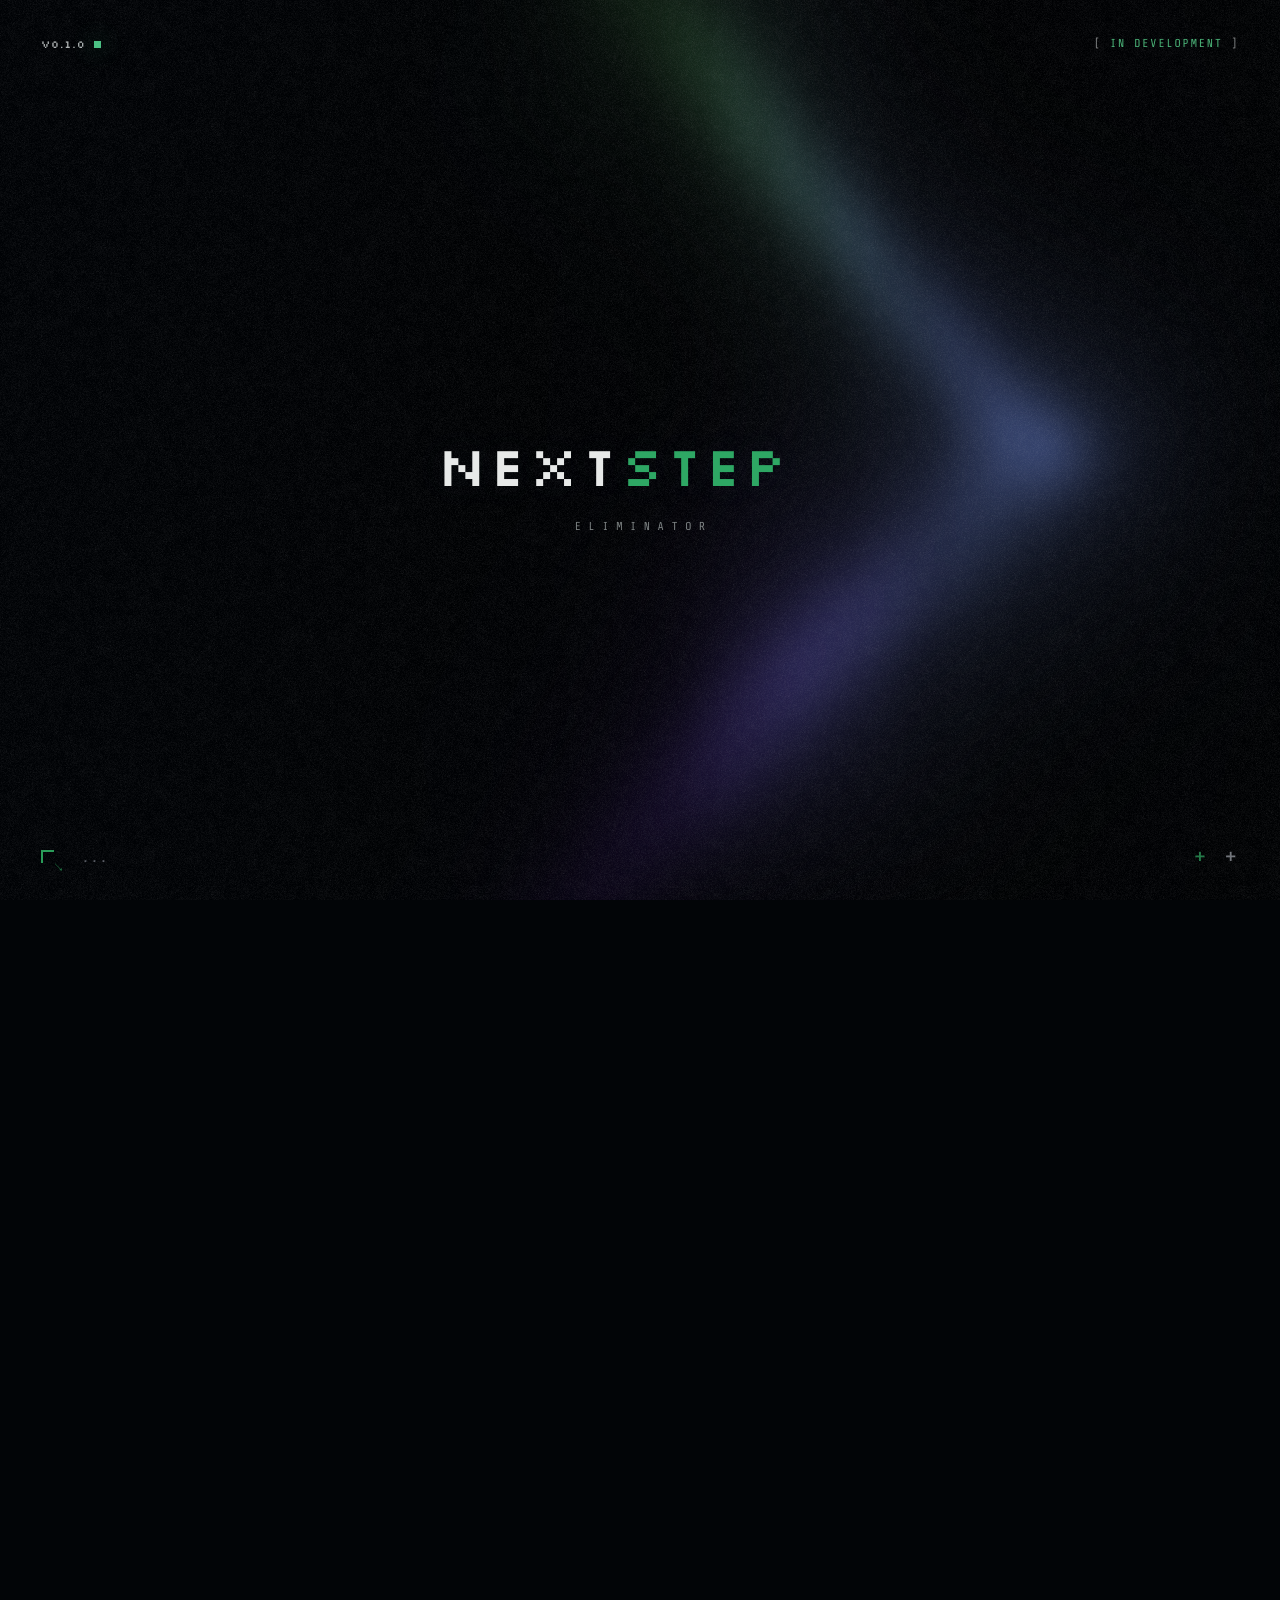
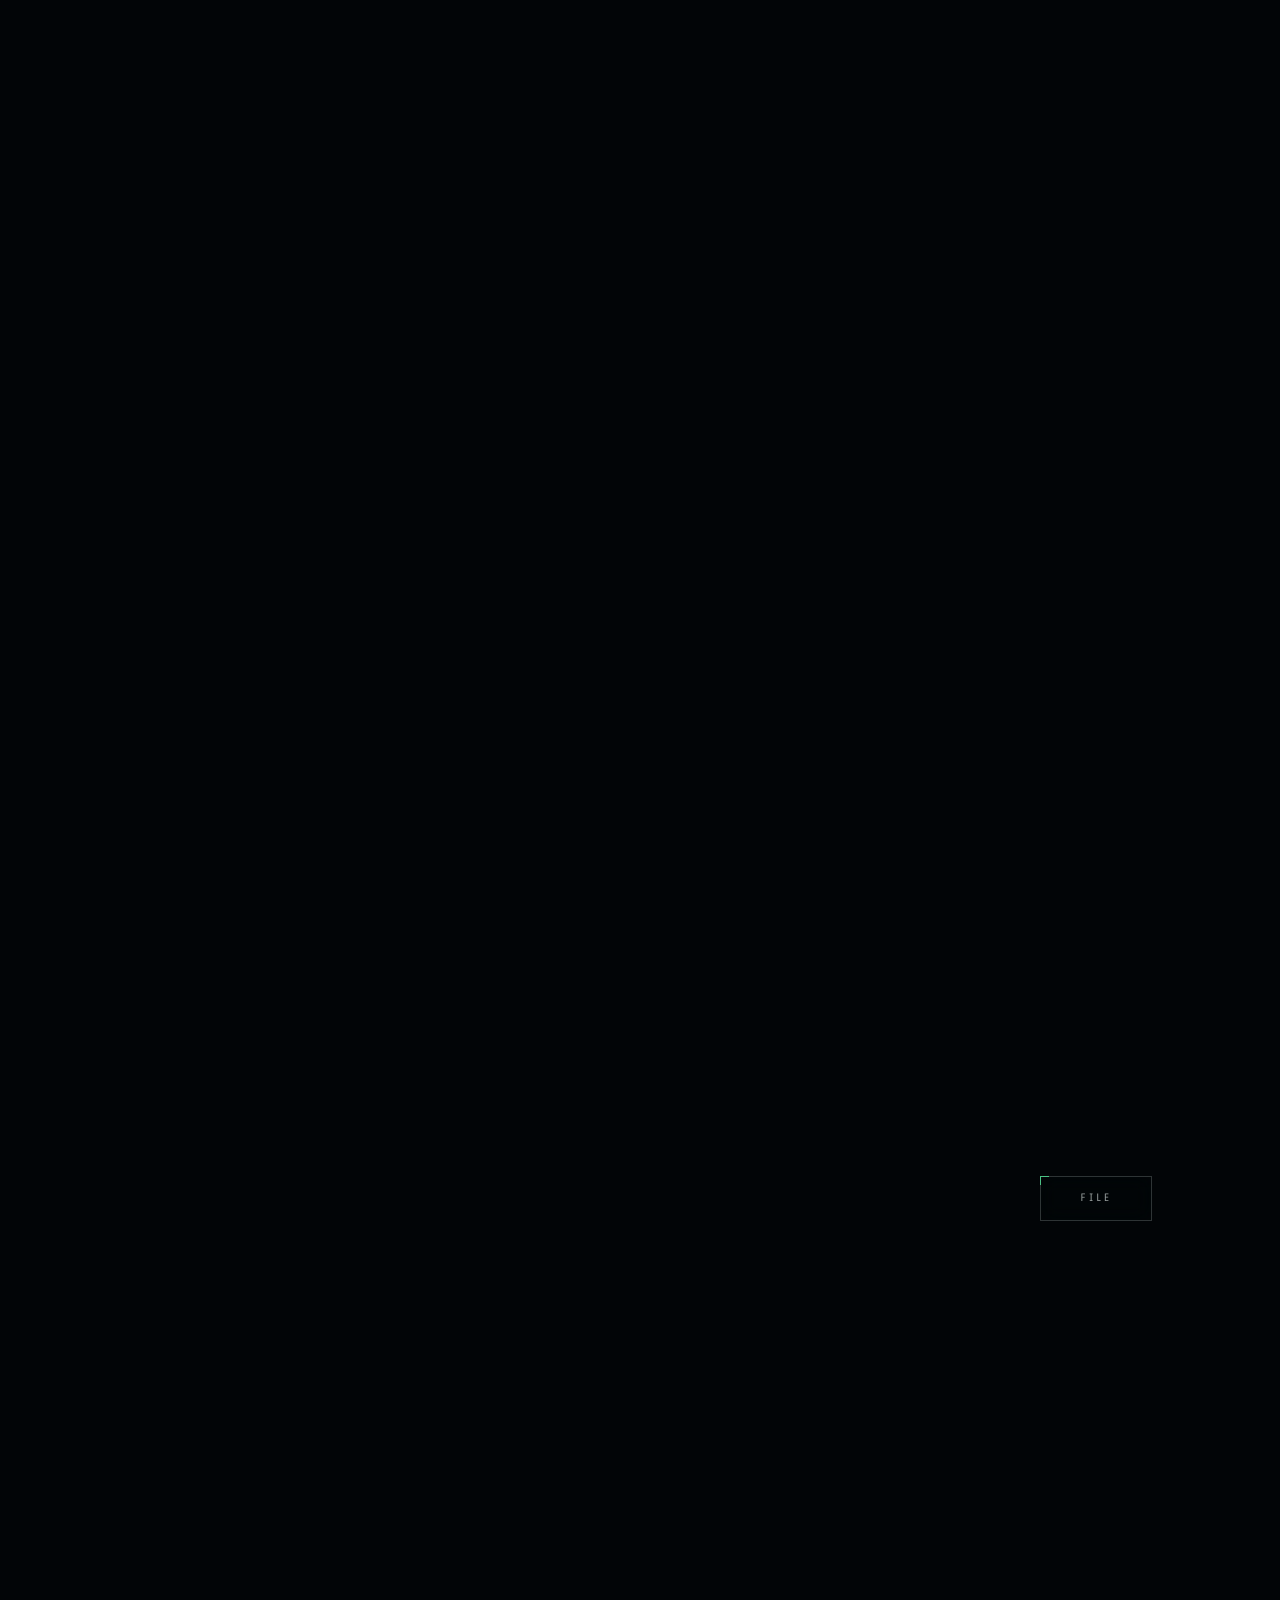
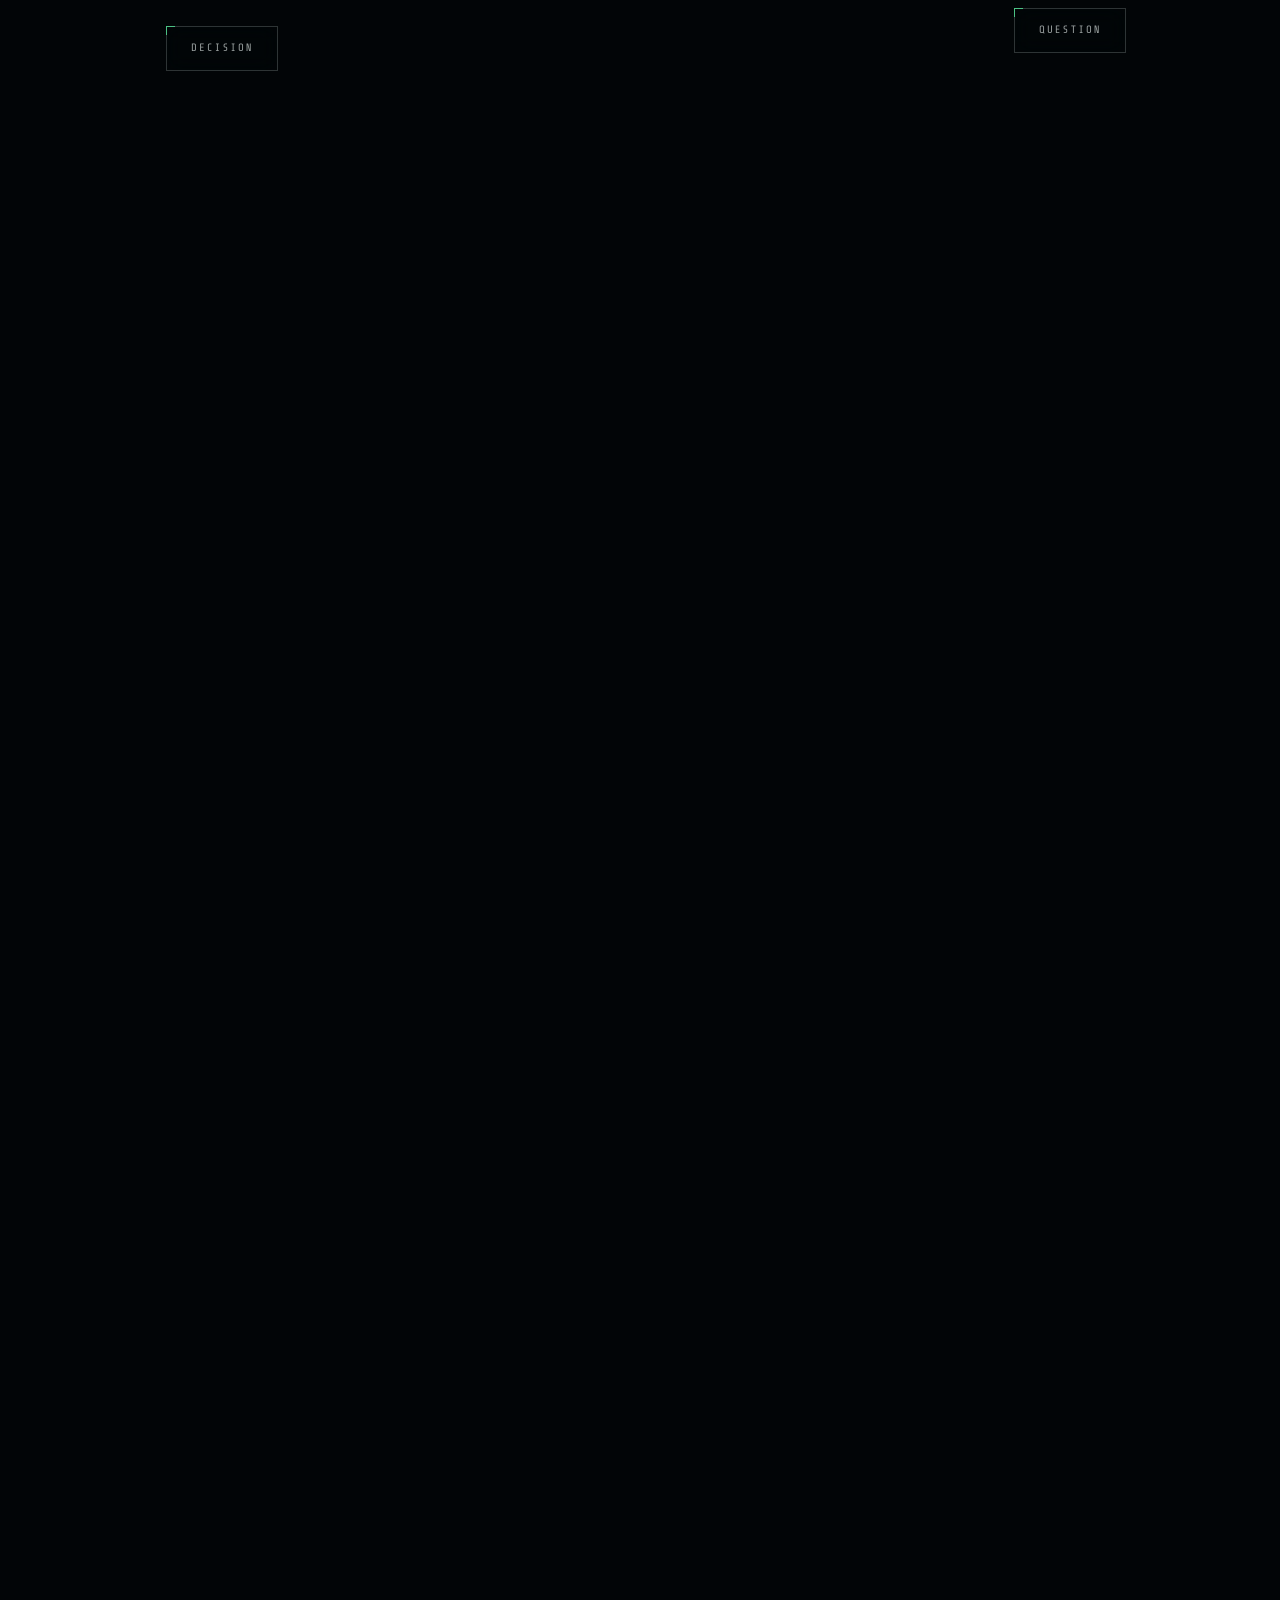
<file: index.html>
<!doctype html>
<html lang="zh-CN">
<head>
  <meta charset="utf-8">
  <meta name="viewport" content="width=device-width, initial-scale=1">
  <meta name="theme-color" content="#020507">
  <title>NextStep / Agent Execution Canvas</title>
  <meta name="description" content="NextStep 是一张面向 Agent 长任务的本地执行画布，产品仍在开发中。">
  <script>
    (() => {
      const params = new URLSearchParams(location.search);
      let route = params.get("transition") || "";
      try {
        const marker = JSON.parse(sessionStorage.getItem("t4-nextstep-transition") || "null");
        const isRecent = marker && Date.now() - Number(marker.startedAt || 0) < 8000;
        if (isRecent && marker.direction === "forward") route = marker.mode || route;
      } catch {}
      if (route === "logo-lockup" || route === "perspective-corridor") {
        document.documentElement.dataset.nextstepEntry = "logo-lockup";
      }
    })();
  </script>
  <link rel="icon" href="favicon.svg" type="image/svg+xml">
  <link rel="preconnect" href="https://fonts.googleapis.com">
  <link rel="preconnect" href="https://fonts.gstatic.com" crossorigin>
  <script src="font-loader.js?v=font-loader-mobile-fonts-20260717b" data-font-href="https://fonts.googleapis.com/css2?family=Noto+Sans+SC:wght@400;500;600&family=Share+Tech+Mono&family=Silkscreen:wght@400;700&display=swap" defer></script>
  <link rel="stylesheet" href="nextstep.css?v=signal-mobile-hq-20260719c">
  <script src="assets/vendor/gsap/gsap.min.js?v=3.15.0-local" defer></script>
  <script src="assets/vendor/gsap/ScrollTrigger.min.js?v=3.15.0-local" defer></script>
  <script src="nextstep.js?v=nextstep-mobile-focus-20260719a" defer></script>
</head>
<body>
  <div class="signal-fallback" aria-hidden="true"></div>
  <canvas class="signal-field" id="signal-field" aria-hidden="true"></canvas>
  <div class="signal-vignette" aria-hidden="true"></div>
  <div class="grain-texture" aria-hidden="true"></div>
  <div class="route-shutter" aria-hidden="true"><i></i><i></i><i></i></div>
  <div class="logo-route" aria-hidden="true">
    <div class="logo-route__field"></div>
    <div class="logo-route__grain"></div>
    <i class="logo-route__scan"></i>
    <div class="logo-route__lockup">
      <div class="logo-route__mark" data-text="NEXTSTEP_">
        <span>NEXT</span><strong>STEP</strong><b>_</b>
      </div>
      <p class="logo-route__sub">ELIMINATOR</p>
    </div>
  </div>

  <header class="site-head">
    <a class="version" href="https://suoluo-portfolio-d6e969w8ce60141-1415753242.tcloudbaseapp.com/world.html?from=nextstep#home" data-back aria-label="返回 SUOLUO 作品世界">
      V0.1.0 <i aria-hidden="true"></i>
    </a>
    <p class="build-label"><span aria-hidden="true">[</span> IN DEVELOPMENT <span aria-hidden="true">]</span></p>
  </header>

  <main>
    <section class="hero" id="overview" aria-labelledby="nextstep-title">
      <div class="brand-lockup">
        <h1 id="nextstep-title" class="brand-mark" data-text="NEXTSTEP_" aria-label="NextStep">
          <span>NEXT</span><strong>STEP</strong><b aria-hidden="true">_</b>
        </h1>
        <p class="brand-sub">ELIMINATOR</p>
      </div>
    </section>

    <section class="corridor" aria-labelledby="corridor-title">
      <div class="corridor-stage">
        <div class="corridor-copy">
          <p>01 / PRODUCT VIEWS</p>
          <h2 id="corridor-title">过程保持可见。</h2>
        </div>
        <div class="corridor-camera">
          <div class="corridor-track">
            <figure class="corridor-card" data-y="-0.22">
              <img src="assets/projects/nextstep/corridor/01-asset-scan.png" alt="NextStep 全局资产扫描原型" loading="lazy">
              <figcaption><span>01</span>ASSET SCAN</figcaption>
            </figure>
            <figure class="corridor-card" data-y="0.19">
              <img src="assets/projects/nextstep/corridor/02-two-way-sync.png" alt="NextStep 对话与画布双向同步原型" loading="lazy">
              <figcaption><span>02</span>TWO-WAY SYNC</figcaption>
            </figure>
            <figure class="corridor-card" data-y="0.12">
              <img src="assets/projects/nextstep/corridor/03-nested-canvas.png" alt="NextStep 嵌套节点画布原型" loading="lazy">
              <figcaption><span>03</span>NESTED CANVAS</figcaption>
            </figure>
            <figure class="corridor-card" data-y="-0.18">
              <img src="assets/projects/nextstep/corridor/04-live-writing.png" alt="NextStep Agent 流式写入原型" loading="lazy">
              <figcaption><span>04</span>LIVE WRITING</figcaption>
            </figure>
            <figure class="corridor-card" data-y="-0.08">
              <img src="assets/projects/nextstep/corridor/05-annotation.png" alt="NextStep 上下文批注原型" loading="lazy">
              <figcaption><span>05</span>ANNOTATION</figcaption>
            </figure>
            <figure class="corridor-card" data-y="0.2">
              <img src="assets/projects/nextstep/corridor/06-agent-collaboration.png" alt="NextStep Agent 协作原型" loading="lazy">
              <figcaption><span>06</span>AGENT COLLABORATION</figcaption>
            </figure>
            <figure class="corridor-card" data-y="-0.14">
              <img src="assets/projects/nextstep/corridor/07-collapse.png" alt="NextStep 完成项收归原型" loading="lazy">
              <figcaption><span>07</span>COLLAPSE</figcaption>
            </figure>
            <figure class="corridor-card" data-y="0.1">
              <img src="assets/projects/nextstep/corridor/08-template.png" alt="NextStep 流程模板原型" loading="lazy">
              <figcaption><span>08</span>FLOW TEMPLATE</figcaption>
            </figure>
          </div>
        </div>
      </div>
    </section>

    <section class="story" aria-labelledby="story-line">
      <div class="story-stage">
        <p class="stage-index">02 / TRACE</p>
        <div class="fragment-field" aria-hidden="true">
          <span class="fragment fragment-task">TASK</span>
          <span class="fragment fragment-file">FILE</span>
          <span class="fragment fragment-decision">DECISION</span>
          <span class="fragment fragment-question">QUESTION</span>
          <span class="core-node">NEXT STEP<i></i></span>
        </div>
        <h2 id="story-line">把 Agent 的任务、文件与决定，<br>收归成一张可追踪的画布。</h2>
        <p class="stage-note">LOCAL-FIRST / HUMAN IN CONTROL</p>
      </div>
    </section>

    <section class="exit-stage" aria-label="项目入口">
      <p class="exit-index">03 / CURRENT BUILD</p>
      <p class="build-summary">画布与本地数据底座已经落地；Agent 适配、历史恢复与正式发行仍在推进。</p>
      <div class="build-state" aria-label="当前开发形态">
        <span>8 INTERACTIVE PROTOTYPES</span>
        <span>ELECTRON CANVAS MVP</span>
        <span>LOCAL MCP WRITEBACK</span>
      </div>
      <div class="build-progress" aria-label="开发进度">
        <p><b>AVAILABLE</b><span>嵌套画布、文件节点、搜索定位、批注、流式写入与本地保存</span></p>
        <p><b>PROTOTYPE</b><span>8 项核心交互场景均可操作</span></p>
        <p><b>BUILDING</b><span>正式 Agent 适配、diff / 历史 / 恢复、安装与公开发行</span></p>
      </div>
      <a class="demo-link" href="interactive.html?v=20260713-8&amp;from=github-pages#scenarios" data-demo-link>
        打开 8 项交互演示 <span aria-hidden="true">→</span>
      </a>
      <p class="development-note">DEVELOPMENT PREVIEW / NOT A FINAL RELEASE</p>
    </section>
  </main>

  <footer class="site-foot">
    <div class="corner-readout" aria-hidden="true"><i></i><b>↘</b><span>...</span></div>
    <div class="corner-plus" aria-hidden="true"><span>+</span><span>+</span></div>
  </footer>

  <noscript><p class="noscript">此页面需要 JavaScript 才能播放项目动效。</p></noscript>
</body>
</html>
</file>
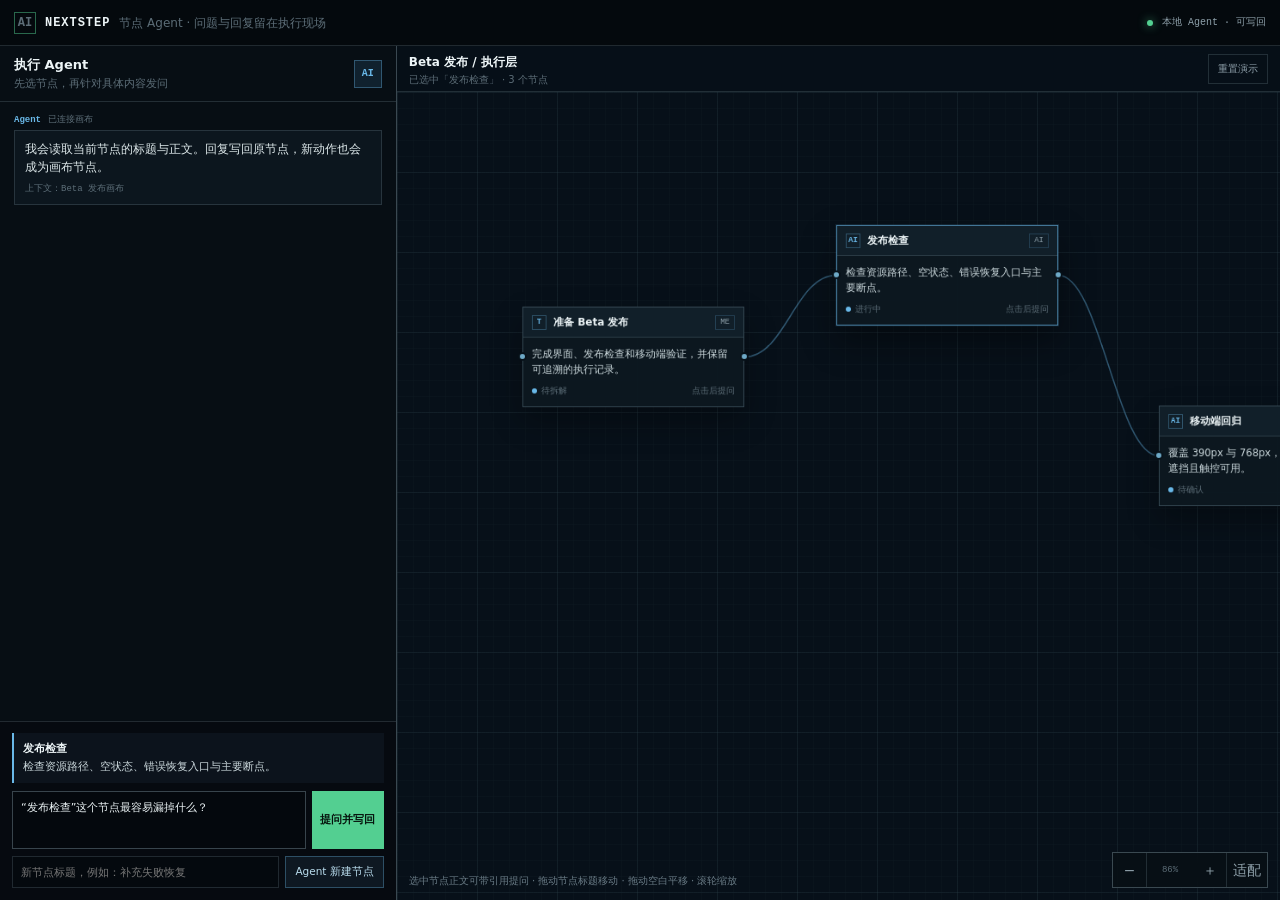
<file: demo-agent.html>
<!doctype html>
<html lang="zh-CN">
<head>
  <meta charset="UTF-8">
  <meta name="viewport" content="width=device-width, initial-scale=1">
  <meta name="color-scheme" content="dark">
  <title>NextStep｜节点 Agent</title>
  <style>
    :root{--bg:#05090d;--panel:#091119;--panel-2:#0c1721;--surface:#101c26;--ink:#edf5f7;--muted:#8ea0aa;--faint:#5c6d77;--line:rgba(170,201,215,.17);--line-strong:rgba(170,201,215,.31);--blue:#69b8e8;--amber:#e4aa5b;--green:#53cf91;--red:#ef806f;--mono:"SFMono-Regular",Consolas,"Liberation Mono",monospace;--sans:Inter,"Microsoft YaHei UI","PingFang SC",system-ui,sans-serif}
    *{box-sizing:border-box}html,body{width:100%;height:100%;margin:0;overflow:hidden;background:var(--bg)}body{color:var(--ink);font:14px/1.5 var(--sans);-webkit-font-smoothing:antialiased}button,textarea,input{font:inherit;color:inherit}button:focus-visible,textarea:focus-visible,input:focus-visible{outline:2px solid var(--blue);outline-offset:2px}
    .app{display:grid;grid-template-rows:46px minmax(0,1fr);width:100%;height:100%;background:radial-gradient(circle at 68% 8%,rgba(39,108,144,.08),transparent 35%),var(--bg)}.topbar{position:relative;z-index:30;display:flex;align-items:center;justify-content:space-between;min-width:0;padding:0 14px;border-bottom:1px solid var(--line);background:rgba(5,9,13,.94)}.brand,.status{display:flex;align-items:center;min-width:0;gap:9px}.brand-mark{display:grid;place-items:center;width:22px;height:22px;border:1px solid rgba(83,207,145,.48);color:var(--green);font:700 10px/1 var(--mono)}.brand strong{font:600 12px/1 var(--mono);letter-spacing:.08em}.brand span{overflow:hidden;color:var(--faint);font-size:12px;text-overflow:ellipsis;white-space:nowrap}.status{color:var(--muted);font:10px/1 var(--mono);white-space:nowrap}.status i{width:6px;height:6px;border-radius:50%;background:var(--green);box-shadow:0 0 10px rgba(83,207,145,.75)}
    .workbench{display:grid;grid-template-columns:minmax(280px,31%) minmax(0,1fr);min-height:0}.agent-pane{position:relative;z-index:5;display:grid;grid-template-rows:auto minmax(0,1fr) auto;min-width:0;min-height:0;border-right:1px solid var(--line-strong);background:rgba(8,15,21,.97)}.pane-head{display:flex;align-items:center;justify-content:space-between;min-height:56px;padding:0 14px;border-bottom:1px solid var(--line)}.pane-head strong{display:block;font-size:13px;font-weight:650}.pane-head small{display:block;margin-top:2px;color:var(--faint);font-size:10.5px}.avatar{display:grid;place-items:center;width:28px;height:28px;border:1px solid rgba(105,184,232,.36);color:var(--blue);background:rgba(76,164,220,.13);font:700 10px/1 var(--mono)}
    .transcript{overflow:auto;padding:14px;scrollbar-width:thin;scrollbar-color:rgba(132,160,173,.28) transparent}.message{margin:0 0 14px}.message-meta{display:flex;align-items:center;gap:7px;margin-bottom:5px;color:var(--faint);font:9px/1 var(--mono)}.message-meta b{color:var(--blue);font-weight:600}.message.user .message-meta b{color:var(--amber)}.bubble{padding:9px 10px;border:1px solid var(--line);color:#dce7e9;background:rgba(14,25,34,.76);font-size:11.5px;line-height:1.6}.message.user .bubble{border-color:rgba(228,170,91,.24);background:rgba(228,170,91,.07)}.trace{display:block;margin-top:6px;color:var(--faint);font:9px/1.4 var(--mono)}
    .composer{padding:11px 12px 12px;border-top:1px solid var(--line);background:rgba(6,11,16,.9)}.context{margin-bottom:8px;padding:8px 9px;border-left:2px solid var(--blue);color:#c9d6da;background:rgba(105,184,232,.055);font-size:10.5px}.context strong{display:block;margin-bottom:2px;color:var(--ink);font-size:11px}.context span{display:-webkit-box;overflow:hidden;-webkit-box-orient:vertical;-webkit-line-clamp:2}.ask-row{display:grid;grid-template-columns:1fr auto;gap:6px}.ask-row textarea{min-width:0;min-height:58px;resize:none;padding:8px;border:1px solid var(--line-strong);color:var(--ink);background:rgba(3,8,12,.68);font-size:11px;line-height:1.45}.primary{min-width:72px;border:1px solid rgba(83,207,145,.54);color:#06130d;background:var(--green);font-size:11px;font-weight:700;cursor:pointer}.primary:hover:not(:disabled){filter:brightness(1.08)}.primary:disabled{border-color:var(--line);color:var(--faint);background:rgba(116,135,144,.08);cursor:default}.new-row{display:grid;grid-template-columns:minmax(0,1fr) auto;gap:6px;margin-top:7px}.new-row input{min-width:0;height:32px;padding:0 8px;border:1px solid var(--line);background:rgba(3,8,12,.5);font-size:10.5px}.secondary{min-height:32px;padding:0 9px;border:1px solid rgba(105,184,232,.34);color:#b9dced;background:rgba(105,184,232,.08);font-size:10.5px;cursor:pointer}.secondary:hover{background:rgba(105,184,232,.15)}
    .canvas-pane{position:relative;min-width:0;min-height:0;overflow:hidden;background:#071019}.canvas-pane::after{position:absolute;inset:0;z-index:1;pointer-events:none;content:"";box-shadow:inset 0 0 100px rgba(0,0,0,.38)}.canvas-head{position:absolute;z-index:15;top:0;left:0;right:0;display:flex;align-items:center;justify-content:space-between;min-height:46px;padding:0 12px;border-bottom:1px solid var(--line);background:rgba(7,16,25,.9);backdrop-filter:blur(12px)}.canvas-head strong{font-size:12px;font-weight:600}.canvas-head span{display:block;color:var(--faint);font-size:10px}.head-actions{display:flex;align-items:center;gap:7px}.reset{height:30px;padding:0 9px;border:1px solid var(--line);color:var(--muted);background:transparent;font-size:10px;cursor:pointer}.reset:hover{color:var(--ink);background:rgba(105,184,232,.08)}
    .viewport{position:absolute;z-index:2;inset:46px 0 0;overflow:hidden;cursor:grab;touch-action:none;background-color:#071019;background-image:linear-gradient(rgba(126,165,183,.07) 1px,transparent 1px),linear-gradient(90deg,rgba(126,165,183,.07) 1px,transparent 1px),linear-gradient(rgba(126,165,183,.025) 1px,transparent 1px),linear-gradient(90deg,rgba(126,165,183,.025) 1px,transparent 1px);background-size:80px 80px,80px 80px,16px 16px,16px 16px}.viewport.is-panning{cursor:grabbing}.world{position:absolute;top:0;left:0;width:1800px;height:1100px;transform-origin:0 0;will-change:transform}.edges{position:absolute;inset:0;width:1800px;height:1100px;overflow:visible;pointer-events:none}.edge{fill:none;stroke:rgba(105,184,232,.43);stroke-width:1.5;vector-effect:non-scaling-stroke}.edge.is-new{stroke:var(--green);stroke-dasharray:6 5;animation:dash 2.3s linear infinite}
    .node{position:absolute;z-index:3;width:258px;border:1px solid rgba(145,181,198,.32);background:rgba(13,24,33,.97);box-shadow:0 16px 34px rgba(0,0,0,.3);transition:border-color .16s,box-shadow .16s}.node:hover,.node.is-selected{border-color:rgba(105,184,232,.72);box-shadow:0 0 0 1px rgba(105,184,232,.12),0 18px 40px rgba(0,0,0,.4)}.node.is-written{border-color:rgba(83,207,145,.58)}.node.is-flashing{animation:flash .8s ease}.node-head{display:flex;align-items:center;gap:8px;min-height:35px;padding:0 10px;border-bottom:1px solid var(--line);background:rgba(20,36,47,.68);cursor:move;user-select:none}.node-icon{display:grid;place-items:center;width:17px;height:17px;border:1px solid rgba(105,184,232,.34);color:var(--blue);font:700 9px/1 var(--mono)}.node-title{flex:1;min-width:0;overflow:hidden;font-size:12px;font-weight:650;text-overflow:ellipsis;white-space:nowrap}.node-source{padding:3px 5px;border:1px solid rgba(105,184,232,.22);color:var(--muted);font:9px/1 var(--mono)}.node-body{padding:10px}.node-copy{margin:0;color:#cbd8dc;font-size:11.5px;line-height:1.58;cursor:text;user-select:text}.node-status{display:flex;align-items:center;justify-content:space-between;gap:8px;margin-top:9px;color:var(--faint);font-size:9.5px}.state{display:inline-flex;align-items:center;gap:5px}.state::before{width:6px;height:6px;border-radius:50%;background:var(--blue);content:""}.node.is-written .state::before{background:var(--green)}.writeback{margin-top:9px;padding:8px;border-top:1px solid rgba(83,207,145,.2);color:#bfe0d0;background:rgba(83,207,145,.055);font-size:10.5px;line-height:1.55}.writeback b{display:block;margin-bottom:3px;color:var(--green);font:9px/1 var(--mono)}.port{position:absolute;z-index:5;top:50%;width:10px;height:10px;margin-top:-5px;border:2px solid #08121a;border-radius:50%;background:#6ea9c7}.port.in{left:-6px}.port.out{right:-6px}
    .controls{position:absolute;z-index:16;right:12px;bottom:12px;display:flex;align-items:center;border:1px solid var(--line-strong);background:rgba(8,16,22,.9);backdrop-filter:blur(12px)}.control{min-width:34px;height:34px;border:0;border-right:1px solid var(--line);color:var(--muted);background:transparent;cursor:pointer}.control:last-child{border-right:0}.control:hover{color:var(--ink);background:rgba(105,184,232,.09)}.zoom-label{min-width:46px;color:var(--faint);font:9px/1 var(--mono);text-align:center}.tip{position:absolute;z-index:10;left:12px;bottom:12px;margin:0;color:rgba(143,164,174,.72);font-size:10px;pointer-events:none}.toast{position:absolute;z-index:25;left:50%;bottom:58px;padding:8px 11px;border:1px solid rgba(83,207,145,.3);color:#c9ecda;background:rgba(8,22,16,.94);font-size:10.5px;opacity:0;transform:translate(-50%,8px);pointer-events:none;transition:.18s}.toast.is-visible{opacity:1;transform:translate(-50%,0)}
    @keyframes dash{to{stroke-dashoffset:-22}}@keyframes flash{50%{box-shadow:0 0 0 3px rgba(83,207,145,.18),0 20px 44px rgba(0,0,0,.42)}}@media(max-width:820px){.workbench{grid-template-columns:minmax(260px,36%) minmax(0,1fr)}.ask-row{grid-template-columns:1fr}.primary{min-height:34px}.new-row{grid-template-columns:1fr}.secondary{min-height:34px}}@media(max-width:700px){html,body{overflow:auto}.app{height:auto;min-height:980px;grid-template-rows:44px auto}.workbench{grid-template-columns:1fr;grid-template-rows:390px 570px}.agent-pane{border-right:0;border-bottom:1px solid var(--line-strong)}.transcript{padding:10px}.composer{padding:9px 10px}.ask-row{grid-template-columns:1fr 72px}.new-row{grid-template-columns:1fr auto}.canvas-pane{min-height:570px}.brand span,.status span{display:none}.tip{display:none}}@media(max-width:430px){.ask-row,.new-row{grid-template-columns:1fr}.workbench{grid-template-rows:430px 570px}.status{display:none}}@media(prefers-reduced-motion:reduce){*,*::before,*::after{animation-duration:1ms!important;animation-iteration-count:1!important;transition-duration:1ms!important}}
  </style>
</head>
<body>
  <main class="app">
    <header class="topbar"><div class="brand"><span class="brand-mark">AI</span><strong>NEXTSTEP</strong><span>节点 Agent · 问题与回复留在执行现场</span></div><div class="status"><i></i><span>本地 Agent · 可写回</span></div></header>
    <section class="workbench">
      <aside class="agent-pane" aria-label="节点 Agent">
        <header class="pane-head"><div><strong>执行 Agent</strong><small>先选节点，再针对具体内容发问</small></div><span class="avatar">AI</span></header>
        <div class="transcript" id="transcript" aria-live="polite">
          <article class="message"><div class="message-meta"><b>Agent</b><span>已连接画布</span></div><div class="bubble">我会读取当前节点的标题与正文。回复写回原节点，新动作也会成为画布节点。<span class="trace">上下文：Beta 发布画布</span></div></article>
        </div>
        <footer class="composer">
          <div class="context"><strong id="contextTitle"></strong><span id="contextCopy"></span></div>
          <div class="ask-row"><textarea id="question" aria-label="向当前节点提问" placeholder="例如：这个节点最容易漏掉什么？"></textarea><button class="primary" id="ask" type="button">提问并写回</button></div>
          <div class="new-row"><input id="newTitle" aria-label="新节点标题" placeholder="新节点标题，例如：补充失败恢复"><button class="secondary" id="createNode" type="button">Agent 新建节点</button></div>
        </footer>
      </aside>
      <section class="canvas-pane" aria-label="Agent 执行画布">
        <header class="canvas-head"><div><strong>Beta 发布 / 执行层</strong><span id="canvasMeta">已选中 1 个节点</span></div><div class="head-actions"><button class="reset" id="reset" type="button">重置演示</button></div></header>
        <div class="viewport" id="viewport"><div class="world" id="world"><svg class="edges" id="edges" viewBox="0 0 1800 1100" aria-hidden="true"></svg><div id="nodes"></div></div></div>
        <div class="controls" aria-label="缩放控制"><button class="control" id="zoomOut" type="button">−</button><span class="zoom-label" id="zoomLabel">100%</span><button class="control" id="zoomIn" type="button">＋</button><button class="control" id="fit" type="button">适配</button></div>
        <p class="tip">选中节点正文可带引用提问 · 拖动节点标题移动 · 拖动空白平移 · 滚轮缩放</p><div class="toast" id="toast" role="status" aria-live="polite"></div>
      </section>
    </section>
  </main>
  <script>
    (()=>{
      const seedTasks=[
        {id:'brief',title:'准备 Beta 发布',copy:'完成界面、发布检查和移动端验证，并保留可追溯的执行记录。',x:90,y:210,status:'待拆解',source:'ME',answer:''},
        {id:'check',title:'发布检查',copy:'检查资源路径、空状态、错误恢复入口与主要断点。',x:455,y:115,status:'进行中',source:'AI',answer:''},
        {id:'mobile',title:'移动端回归',copy:'覆盖 390px 与 768px，确认关键控件没有遮挡且触控可用。',x:830,y:325,status:'待确认',source:'AI',answer:''}
      ];
      const seedLinks=[['brief','check'],['check','mobile']];let tasks=[],links=[],active='check',view={x:48,y:34,scale:.86},gesture=null,created=0,toastTimer=0,replyTimer=0,quoteTimer=0;
      const viewport=document.querySelector('#viewport'),world=document.querySelector('#world'),edges=document.querySelector('#edges'),nodes=document.querySelector('#nodes'),transcript=document.querySelector('#transcript'),contextTitle=document.querySelector('#contextTitle'),contextCopy=document.querySelector('#contextCopy'),question=document.querySelector('#question'),ask=document.querySelector('#ask'),newTitle=document.querySelector('#newTitle'),zoomLabel=document.querySelector('#zoomLabel'),canvasMeta=document.querySelector('#canvasMeta'),toast=document.querySelector('#toast');
      function resetData(){tasks=seedTasks.map(item=>({...item}));links=seedLinks.map(item=>[...item]);active='check';created=0}
      function current(){return tasks.find(item=>item.id===active)||tasks[0]}
      function curve(from,to){const bend=Math.max(48,Math.abs(to.x-from.x)*.42);return`M ${from.x} ${from.y} C ${from.x+bend} ${from.y}, ${to.x-bend} ${to.y}, ${to.x} ${to.y}`}
      function renderEdges(){edges.innerHTML=links.map((link,index)=>{const a=nodes.querySelector(`[data-id="${link[0]}"]`),b=nodes.querySelector(`[data-id="${link[1]}"]`);if(!a||!b)return'';const fromTask=tasks.find(item=>item.id===link[0]),toTask=tasks.find(item=>item.id===link[1]),from={x:fromTask.x+a.offsetWidth,y:fromTask.y+a.offsetHeight/2},to={x:toTask.x,y:toTask.y+b.offsetHeight/2};return`<path class="edge${index>=seedLinks.length?' is-new':''}" d="${curve(from,to)}"/>`}).join('')}
      function renderNodes(){nodes.textContent='';tasks.forEach(item=>{const node=document.createElement('article');node.className='node'+(item.id===active?' is-selected':'')+(item.answer?' is-written':'');node.dataset.id=item.id;node.style.transform=`translate(${item.x}px,${item.y}px)`;node.tabIndex=0;node.innerHTML=`<span class="port in"></span><span class="port out"></span><header class="node-head"><span class="node-icon">${item.source==='ME'?'T':'AI'}</span><strong class="node-title">${escapeHtml(item.title)}</strong><span class="node-source">${item.source}</span></header><div class="node-body"><p class="node-copy">${escapeHtml(item.copy)}</p>${item.answer?`<div class="writeback"><b>AGENT 写回</b>${escapeHtml(item.answer)}</div>`:''}<div class="node-status"><span class="state">${item.answer?'已写回':item.status}</span><span>${item.answer?'原节点修订 #01':'点击后提问'}</span></div></div>`;node.addEventListener('click',event=>{const selection=window.getSelection();if(event.target.closest('.node-copy')&&selection&&!selection.isCollapsed&&selection.toString().trim())return;active=item.id;renderAll();question.focus()});node.addEventListener('keydown',event=>{if(event.key==='Enter'||event.key===' '){event.preventDefault();active=item.id;renderAll();question.focus()}});const copy=node.querySelector('.node-copy');copy.addEventListener('mouseup',()=>quoteSelection(item,copy));copy.addEventListener('keyup',event=>{if(event.shiftKey)quoteSelection(item,copy)});node.querySelector('.node-head').addEventListener('pointerdown',event=>{if(event.button!==0)return;event.preventDefault();event.stopPropagation();active=item.id;gesture={type:'node',id:item.id,startX:event.clientX,startY:event.clientY,x:item.x,y:item.y};renderContext();nodes.querySelectorAll('.node').forEach(el=>el.classList.toggle('is-selected',el.dataset.id===active))});nodes.appendChild(node)});requestAnimationFrame(renderEdges)}
      function renderContext(){const item=current();contextTitle.textContent=item.title;contextCopy.textContent=item.copy;canvasMeta.textContent=`已选中「${item.title}」 · ${tasks.length} 个节点`;if(!question.value||question.dataset.for!==item.id){question.value=`“${item.title}”这个节点最容易漏掉什么？`;question.dataset.for=item.id}}
      function quoteSelection(item,copy){const selection=window.getSelection();if(!selection||selection.isCollapsed||!selection.rangeCount)return false;const range=selection.getRangeAt(0);if(!copy.contains(range.commonAncestorContainer))return false;const quote=selection.toString().replace(/\s+/g,' ').trim().slice(0,160);if(!quote)return false;active=item.id;renderNodes();renderContext();question.value=`关于“${quote}”，这里还需要补充或验证什么？`;question.dataset.for=item.id;question.dataset.quote=quote;showToast(`已引用「${item.title}」中的选中文字`);requestAnimationFrame(()=>{question.focus();question.setSelectionRange(question.value.length,question.value.length)});return true}
      function captureSelection(){clearTimeout(quoteTimer);quoteTimer=setTimeout(()=>{const selection=window.getSelection();if(!selection||selection.isCollapsed||!selection.rangeCount)return;const common=selection.getRangeAt(0).commonAncestorContainer;const element=common.nodeType===Node.ELEMENT_NODE?common:common.parentElement;const copy=element?.closest?.('.node-copy');const node=copy?.closest('.node');const item=tasks.find(task=>task.id===node?.dataset.id);if(item&&copy)quoteSelection(item,copy)},90)}
      function renderAll(){renderNodes();renderContext()}
      function escapeHtml(value){return String(value).replace(/[&<>'"]/g,char=>({'&':'&amp;','<':'&lt;','>':'&gt;',"'":'&#39;','"':'&quot;'}[char]))}
      function appendMessage(role,text,trace){const article=document.createElement('article');article.className='message '+(role==='user'?'user':'');article.innerHTML=`<div class="message-meta"><b>${role==='user'?'我 · 来自画布':'Agent'}</b><span>刚刚</span></div><div class="bubble">${escapeHtml(text)}${trace?`<span class="trace">${escapeHtml(trace)}</span>`:''}</div>`;transcript.appendChild(article);transcript.scrollTop=transcript.scrollHeight;return article}
      function answerFor(item,value){const context=item.title+item.copy+value;if(/失败|恢复|重试/.test(value)||/发布|检查/.test(item.title))return`优先补“失败后如何回来”：显示失败原因、已完成步骤和可重试入口，再检查资源路径与空状态。`;if(/移动|遮挡|触控|390px|768px/.test(context))return`先验证 390px 与 768px 两档：工具栏不能覆盖节点，拖动需保留触控手势，并给输入区留出安全高度。`;return`把「${item.title}」收敛成一个可验收动作：明确输入、完成条件和失败后的下一步。`}
      function askAgent(){const item=current(),value=question.value.trim();if(!value){question.focus();showToast('先输入一个具体问题');return}clearTimeout(replyTimer);appendMessage('user',value,`来源节点：${item.title}`);ask.disabled=true;ask.textContent='Agent 思考中';const pending=appendMessage('agent','正在读取节点标题、正文与当前状态…',`上下文：${item.id}`);replyTimer=setTimeout(()=>{const answer=answerFor(item,value);item.answer=answer;item.status='已写回';pending.remove();appendMessage('agent',answer,`已写回原节点：${item.title}`);ask.disabled=false;ask.textContent='提问并写回';renderAll();requestAnimationFrame(()=>{const card=nodes.querySelector(`[data-id="${item.id}"]`);card?.classList.add('is-flashing');setTimeout(()=>card?.classList.remove('is-flashing'),850)});showToast('Agent 回复已写回原节点')},520)}
      function createAgentNode(){const parent=current(),title=newTitle.value.trim()||`${parent.title} · 后续动作`;created+=1;const id='agent-'+Date.now(),siblings=links.filter(link=>link[0]===parent.id).length;const item={id,title,copy:`由 Agent 根据「${parent.title}」创建。下一步需要补充负责人和完成条件。`,x:Math.min(1460,parent.x+360),y:Math.min(850,parent.y+120+siblings*90),status:'待开始',source:'AI',answer:''};tasks.push(item);links.push([parent.id,id]);active=id;newTitle.value='';renderAll();appendMessage('agent',`已新建节点「${title}」，并连接到「${parent.title}」。`,`画布新增：${id}`);showToast('Agent 已新建并连接节点')}
      function applyView(){world.style.transform=`translate(${view.x}px,${view.y}px) scale(${view.scale})`;zoomLabel.textContent=Math.round(view.scale*100)+'%'}
      function screenToWorld(clientX,clientY){const rect=viewport.getBoundingClientRect();return{x:(clientX-rect.left-view.x)/view.scale,y:(clientY-rect.top-view.y)/view.scale}}
      function zoomAt(clientX,clientY,factor){const rect=viewport.getBoundingClientRect(),before=screenToWorld(clientX,clientY);view.scale=Math.min(1.5,Math.max(.42,view.scale*factor));view.x=clientX-rect.left-before.x*view.scale;view.y=clientY-rect.top-before.y*view.scale;applyView()}
      function showToast(message){clearTimeout(toastTimer);toast.textContent=message;toast.classList.add('is-visible');toastTimer=setTimeout(()=>toast.classList.remove('is-visible'),1800)}
      viewport.addEventListener('pointerdown',event=>{if(event.target.closest('.node'))return;gesture={type:'pan',startX:event.clientX,startY:event.clientY,x:view.x,y:view.y};viewport.classList.add('is-panning')});window.addEventListener('pointermove',event=>{if(!gesture)return;const dx=event.clientX-gesture.startX,dy=event.clientY-gesture.startY;if(gesture.type==='pan'){view.x=gesture.x+dx;view.y=gesture.y+dy;applyView()}if(gesture.type==='node'){const item=tasks.find(task=>task.id===gesture.id);if(!item)return;item.x=Math.max(0,Math.min(1500,gesture.x+dx/view.scale));item.y=Math.max(0,Math.min(900,gesture.y+dy/view.scale));const node=nodes.querySelector(`[data-id="${item.id}"]`);if(node)node.style.transform=`translate(${item.x}px,${item.y}px)`;renderEdges()}});const endGesture=()=>{gesture=null;viewport.classList.remove('is-panning')};window.addEventListener('pointerup',endGesture);window.addEventListener('pointercancel',endGesture);viewport.addEventListener('wheel',event=>{event.preventDefault();zoomAt(event.clientX,event.clientY,event.deltaY<0?1.1:.9)},{passive:false});
      ask.addEventListener('click',askAgent);question.addEventListener('keydown',event=>{if((event.ctrlKey||event.metaKey)&&event.key==='Enter')askAgent()});document.querySelector('#createNode').addEventListener('click',createAgentNode);newTitle.addEventListener('keydown',event=>{if(event.key==='Enter')createAgentNode()});document.querySelector('#zoomIn').addEventListener('click',()=>{const r=viewport.getBoundingClientRect();zoomAt(r.left+r.width/2,r.top+r.height/2,1.12)});document.querySelector('#zoomOut').addEventListener('click',()=>{const r=viewport.getBoundingClientRect();zoomAt(r.left+r.width/2,r.top+r.height/2,.88)});document.querySelector('#fit').addEventListener('click',()=>{view={x:48,y:34,scale:.86};applyView()});document.querySelector('#reset').addEventListener('click',()=>{clearTimeout(replyTimer);clearTimeout(quoteTimer);ask.disabled=false;ask.textContent='提问并写回';resetData();view={x:48,y:34,scale:.86};transcript.querySelectorAll('.message:not(:first-child)').forEach(item=>item.remove());question.value='';question.dataset.for='';applyView();renderAll();showToast('演示已重置')});document.addEventListener('selectionchange',captureSelection);window.addEventListener('resize',renderEdges);
      resetData();applyView();renderAll();
    })();
  </script>
</body>
</html>
</file>
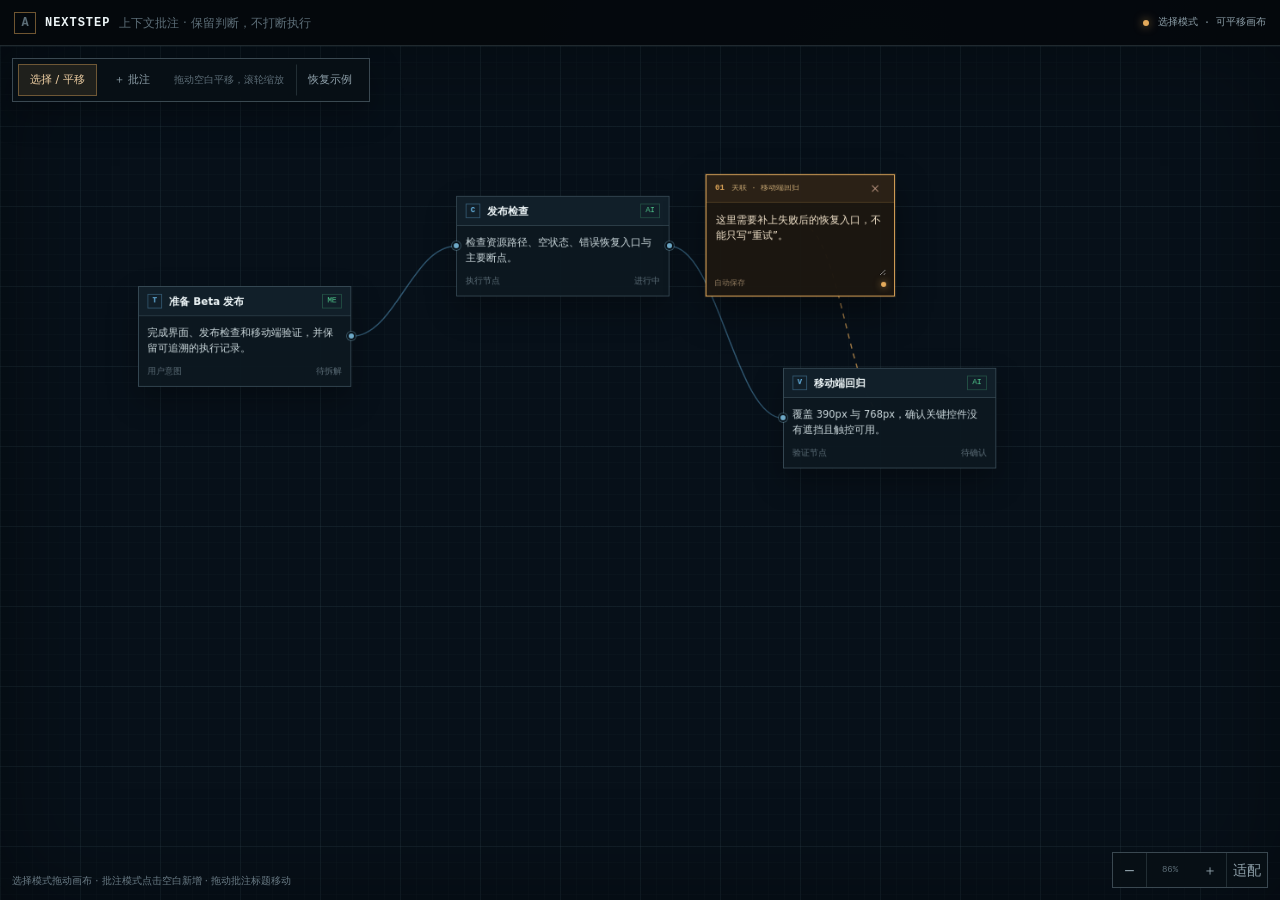
<file: demo-annotate.html>
<!doctype html>
<html lang="zh-CN">
<head>
  <meta charset="UTF-8">
  <meta name="viewport" content="width=device-width, initial-scale=1">
  <meta name="color-scheme" content="dark">
  <title>NextStep｜上下文批注</title>
  <style>
    :root{--bg:#05090d;--panel:#091119;--surface:#101c26;--surface-2:#13222e;--ink:#edf5f7;--muted:#8ea0aa;--faint:#5c6d77;--line:rgba(170,201,215,.17);--line-strong:rgba(170,201,215,.31);--blue:#69b8e8;--amber:#e4aa5b;--green:#53cf91;--red:#ef806f;--mono:"SFMono-Regular",Consolas,"Liberation Mono",monospace;--sans:Inter,"Microsoft YaHei UI","PingFang SC",system-ui,sans-serif}
    *{box-sizing:border-box}html,body{width:100%;height:100%;margin:0;overflow:hidden;background:var(--bg)}body{color:var(--ink);font:14px/1.5 var(--sans);-webkit-font-smoothing:antialiased}button,textarea{font:inherit;color:inherit}button:focus-visible,textarea:focus-visible{outline:2px solid var(--blue);outline-offset:2px}
    .app{display:grid;grid-template-rows:46px minmax(0,1fr);width:100%;height:100%;background:radial-gradient(circle at 68% 8%,rgba(39,108,144,.08),transparent 35%),var(--bg)}
    .topbar{position:relative;z-index:30;display:flex;align-items:center;justify-content:space-between;min-width:0;padding:0 14px;border-bottom:1px solid var(--line);background:rgba(5,9,13,.94)}
    .brand,.status{display:flex;align-items:center;min-width:0;gap:9px}.brand-mark{display:grid;place-items:center;width:22px;height:22px;border:1px solid rgba(228,170,91,.48);color:var(--amber);font:700 10px/1 var(--mono)}.brand strong{font:600 12px/1 var(--mono);letter-spacing:.08em}.brand span{overflow:hidden;color:var(--faint);font-size:12px;text-overflow:ellipsis;white-space:nowrap}.status{color:var(--muted);font:10px/1 var(--mono);white-space:nowrap}.status i{width:6px;height:6px;border-radius:50%;background:var(--amber);box-shadow:0 0 10px rgba(228,170,91,.75)}
    .canvas{position:relative;min-width:0;min-height:0;overflow:hidden;background:#071019}.canvas::after{position:absolute;inset:0;z-index:1;pointer-events:none;content:"";box-shadow:inset 0 0 100px rgba(0,0,0,.38)}
    .viewport{position:absolute;inset:0;overflow:hidden;cursor:grab;touch-action:none;background-color:#071019;background-image:linear-gradient(rgba(126,165,183,.07) 1px,transparent 1px),linear-gradient(90deg,rgba(126,165,183,.07) 1px,transparent 1px),linear-gradient(rgba(126,165,183,.025) 1px,transparent 1px),linear-gradient(90deg,rgba(126,165,183,.025) 1px,transparent 1px);background-size:80px 80px,80px 80px,16px 16px,16px 16px}.viewport.is-panning{cursor:grabbing}.viewport.is-annotating{cursor:crosshair}
    .world{position:absolute;top:0;left:0;width:1600px;height:1000px;transform-origin:0 0;will-change:transform}.edges{position:absolute;inset:0;width:1600px;height:1000px;overflow:visible;pointer-events:none}.edge{fill:none;stroke:rgba(105,184,232,.42);stroke-width:1.5;vector-effect:non-scaling-stroke}.note-edge{fill:none;stroke:rgba(228,170,91,.72);stroke-width:1.4;stroke-dasharray:6 6;vector-effect:non-scaling-stroke;animation:dash 8s linear infinite}
    .modebar{position:absolute;z-index:15;top:12px;left:12px;display:flex;align-items:center;gap:5px;max-width:calc(100% - 24px);padding:5px;border:1px solid var(--line-strong);background:rgba(8,16,22,.9);box-shadow:0 12px 32px rgba(0,0,0,.3);backdrop-filter:blur(12px)}.mode-button,.minor-button{min-height:32px;padding:0 11px;border:1px solid transparent;color:var(--muted);background:transparent;font-size:11px;cursor:pointer;white-space:nowrap}.mode-button:hover,.minor-button:hover{color:var(--ink);background:rgba(105,184,232,.08)}.mode-button[aria-pressed="true"]{border-color:rgba(228,170,91,.4);color:#f0d1a4;background:rgba(228,170,91,.11)}.mode-copy{padding:0 7px;color:var(--faint);font:10px/1.3 var(--mono);white-space:nowrap}.minor-button{margin-left:auto;border-left:1px solid var(--line)}
    .node{position:absolute;z-index:3;width:248px;border:1px solid rgba(145,181,198,.32);background:rgba(13,24,33,.97);box-shadow:0 16px 34px rgba(0,0,0,.3)}.node-head,.note-head{display:flex;align-items:center;gap:8px;min-height:34px;padding:0 10px;border-bottom:1px solid var(--line);background:rgba(20,36,47,.68);user-select:none}.node-icon{display:grid;place-items:center;width:17px;height:17px;border:1px solid rgba(105,184,232,.36);color:var(--blue);font:700 9px/1 var(--mono)}.node-title{flex:1;min-width:0;overflow:hidden;font-size:12px;font-weight:650;text-overflow:ellipsis;white-space:nowrap}.node-source{padding:3px 5px;border:1px solid rgba(83,207,145,.26);color:var(--green);font:9px/1 var(--mono)}.node-body{padding:10px}.node-body p{margin:0;color:#cbd8dc;font-size:11.5px;line-height:1.6}.node-meta{display:flex;justify-content:space-between;gap:8px;margin-top:9px;color:var(--faint);font-size:10px}.port{position:absolute;z-index:5;top:50%;width:10px;height:10px;margin-top:-5px;border:2px solid #08121a;border-radius:50%;background:#6ea9c7;box-shadow:0 0 0 1px rgba(142,196,220,.34)}.port.in{left:-6px}.port.out{right:-6px}
    .annotation{position:absolute;z-index:6;width:220px;border:1px solid rgba(228,170,91,.5);background:rgba(28,23,17,.97);box-shadow:0 16px 38px rgba(0,0,0,.38)}.annotation.is-selected{border-color:var(--amber);box-shadow:0 0 0 1px rgba(228,170,91,.18),0 18px 40px rgba(0,0,0,.42)}.note-head{min-height:32px;border-color:rgba(228,170,91,.18);background:rgba(228,170,91,.08);cursor:move}.note-index{color:var(--amber);font:700 9px/1 var(--mono)}.note-anchor{flex:1;min-width:0;overflow:hidden;color:#c9a975;font:9px/1 var(--mono);text-overflow:ellipsis;white-space:nowrap}.note-delete{width:24px;height:24px;border:0;color:#a98773;background:transparent;cursor:pointer}.note-delete:hover{color:var(--red);background:rgba(239,128,111,.08)}.note-body{padding:9px}.note-body textarea{display:block;width:100%;min-height:76px;resize:vertical;border:0;color:#f1e2ca;background:transparent;font-size:11.5px;line-height:1.58}.note-body textarea::placeholder{color:#8e795e}.note-foot{display:flex;align-items:center;justify-content:space-between;margin-top:5px;color:#8e795e;font:9px/1 var(--mono)}.anchor-dot{width:6px;height:6px;border-radius:50%;background:var(--amber);box-shadow:0 0 8px rgba(228,170,91,.7)}
    .controls{position:absolute;z-index:16;right:12px;bottom:12px;display:flex;align-items:center;border:1px solid var(--line-strong);background:rgba(8,16,22,.9);backdrop-filter:blur(12px)}.control{min-width:34px;height:34px;border:0;border-right:1px solid var(--line);color:var(--muted);background:transparent;cursor:pointer}.control:last-child{border-right:0}.control:hover{color:var(--ink);background:rgba(105,184,232,.09)}.zoom-label{min-width:46px;color:var(--faint);font:9px/1 var(--mono);text-align:center}.tip{position:absolute;z-index:10;left:12px;bottom:12px;margin:0;color:rgba(143,164,174,.72);font-size:10px;pointer-events:none}.toast{position:absolute;z-index:25;left:50%;bottom:58px;padding:8px 11px;border:1px solid rgba(83,207,145,.3);color:#c9ecda;background:rgba(8,22,16,.94);font-size:10.5px;opacity:0;transform:translate(-50%,8px);pointer-events:none;transition:.18s}.toast.is-visible{opacity:1;transform:translate(-50%,0)}
    @keyframes dash{to{stroke-dashoffset:-120}}@media(max-width:700px){html,body{overflow:auto}.app{height:720px;min-height:100dvh}.brand span,.status span,.mode-copy{display:none}.modebar{right:12px}.minor-button{padding:0 8px}.annotation{width:200px}.tip{display:none}.controls{bottom:10px;right:10px}}@media(max-width:430px){.modebar{gap:2px}.mode-button,.minor-button{padding:0 8px;font-size:10px}.status{display:none}}@media(prefers-reduced-motion:reduce){*,*::before,*::after{animation-duration:1ms!important;animation-iteration-count:1!important;transition-duration:1ms!important}}
  </style>
</head>
<body>
  <main class="app">
    <header class="topbar">
      <div class="brand"><span class="brand-mark">A</span><strong>NEXTSTEP</strong><span>上下文批注 · 保留判断，不打断执行</span></div>
      <div class="status"><i></i><span id="statusCopy">选择模式 · 可平移画布</span></div>
    </header>
    <section class="canvas" aria-label="上下文批注画布">
      <div class="viewport" id="viewport">
        <div class="world" id="world">
          <svg class="edges" id="edges" viewBox="0 0 1600 1000" aria-hidden="true"></svg>
          <article class="node" data-id="brief" data-x="100" data-y="235">
            <span class="port out"></span><header class="node-head"><span class="node-icon">T</span><strong class="node-title">准备 Beta 发布</strong><span class="node-source">ME</span></header>
            <div class="node-body"><p>完成界面、发布检查和移动端验证，并保留可追溯的执行记录。</p><div class="node-meta"><span>用户意图</span><span>待拆解</span></div></div>
          </article>
          <article class="node" data-id="check" data-x="470" data-y="130">
            <span class="port in"></span><span class="port out"></span><header class="node-head"><span class="node-icon">C</span><strong class="node-title">发布检查</strong><span class="node-source">AI</span></header>
            <div class="node-body"><p>检查资源路径、空状态、错误恢复入口与主要断点。</p><div class="node-meta"><span>执行节点</span><span>进行中</span></div></div>
          </article>
          <article class="node" data-id="mobile" data-x="850" data-y="330">
            <span class="port in"></span><header class="node-head"><span class="node-icon">V</span><strong class="node-title">移动端回归</strong><span class="node-source">AI</span></header>
            <div class="node-body"><p>覆盖 390px 与 768px，确认关键控件没有遮挡且触控可用。</p><div class="node-meta"><span>验证节点</span><span>待确认</span></div></div>
          </article>
          <div id="annotations"></div>
        </div>
      </div>
      <div class="modebar" role="toolbar" aria-label="批注工具">
        <button class="mode-button" id="selectMode" type="button" aria-pressed="true">选择 / 平移</button>
        <button class="mode-button" id="annotateMode" type="button" aria-pressed="false">＋ 批注</button>
        <span class="mode-copy" id="modeCopy">拖动空白平移，滚轮缩放</span>
        <button class="minor-button" id="restore" type="button">恢复示例</button>
      </div>
      <div class="controls" aria-label="缩放控制"><button class="control" id="zoomOut" type="button" aria-label="缩小">−</button><span class="zoom-label" id="zoomLabel">100%</span><button class="control" id="zoomIn" type="button" aria-label="放大">＋</button><button class="control" id="fit" type="button">适配</button></div>
      <p class="tip">选择模式拖动画布 · 批注模式点击空白新增 · 拖动批注标题移动</p>
      <div class="toast" id="toast" role="status" aria-live="polite"></div>
    </section>
  </main>
  <script>
    (()=>{
      const viewport=document.querySelector('#viewport'),world=document.querySelector('#world'),edges=document.querySelector('#edges'),annotations=document.querySelector('#annotations');
      const selectMode=document.querySelector('#selectMode'),annotateMode=document.querySelector('#annotateMode'),modeCopy=document.querySelector('#modeCopy'),statusCopy=document.querySelector('#statusCopy'),zoomLabel=document.querySelector('#zoomLabel'),toast=document.querySelector('#toast');
      const storageKey='nextstep.demo.annotations.v2';
      const tasks=[...document.querySelectorAll('.node')].map(node=>({id:node.dataset.id,x:+node.dataset.x,y:+node.dataset.y,el:node}));
      const seed=[{id:'note-1',x:760,y:105,text:'这里需要补上失败后的恢复入口，不能只写“重试”。'}];
      let notes=loadNotes(),mode='select',selected=notes[0]?.id||null,view={x:52,y:38,scale:.86},gesture=null,toastTimer=0;
      function loadNotes(){try{const saved=JSON.parse(localStorage.getItem(storageKey)||'null');return Array.isArray(saved)?saved.filter(item=>item&&typeof item.id==='string'&&Number.isFinite(item.x)&&Number.isFinite(item.y)&&typeof item.text==='string'):seed.map(item=>({...item}))}catch{return seed.map(item=>({...item}))}}
      function persist(){try{localStorage.setItem(storageKey,JSON.stringify(notes))}catch{}}
      function taskCenter(task){return{x:task.x+task.el.offsetWidth/2,y:task.y+task.el.offsetHeight/2}}
      function nearest(note){const c={x:note.x+110,y:note.y+58};return tasks.reduce((best,task)=>{const p=taskCenter(task),d=(p.x-c.x)**2+(p.y-c.y)**2;return!best||d<best.d?{task,d,p}:best},null).task}
      function curve(a,b){const bend=Math.max(48,Math.abs(b.x-a.x)*.42);return`M ${a.x} ${a.y} C ${a.x+bend} ${a.y}, ${b.x-bend} ${b.y}, ${b.x} ${b.y}`}
      function renderEdges(){const chain=tasks.slice(0,-1).map((task,index)=>{const from={x:task.x+task.el.offsetWidth,y:task.y+task.el.offsetHeight/2},next=tasks[index+1],to={x:next.x,y:next.y+next.el.offsetHeight/2};return`<path class="edge" d="${curve(from,to)}"/>`}).join('');const noteLinks=notes.map(note=>{const task=nearest(note),from={x:note.x+110,y:note.y+58},p=taskCenter(task);return`<path class="note-edge" d="${curve(from,p)}"/>`}).join('');edges.innerHTML=chain+noteLinks}
      function renderNotes(){annotations.textContent='';notes.forEach((note,index)=>{const task=nearest(note),card=document.createElement('article');card.className='annotation'+(note.id===selected?' is-selected':'');card.dataset.id=note.id;card.style.transform=`translate(${note.x}px,${note.y}px)`;card.innerHTML=`<header class="note-head"><span class="note-index">${String(index+1).padStart(2,'0')}</span><span class="note-anchor">关联 · ${task.el.querySelector('.node-title').textContent}</span><button class="note-delete" type="button" aria-label="删除批注">×</button></header><div class="note-body"><textarea aria-label="批注内容" placeholder="记录判断、风险或后续动作…"></textarea><div class="note-foot"><span>自动保存</span><span class="anchor-dot" aria-hidden="true"></span></div></div>`;const area=card.querySelector('textarea');area.value=note.text;area.addEventListener('input',()=>{note.text=area.value;persist()});area.addEventListener('pointerdown',event=>event.stopPropagation());area.addEventListener('focus',()=>{selected=note.id;renderSelection()});card.addEventListener('pointerdown',event=>{if(!event.target.closest('.note-head')||event.target.closest('button'))return;event.preventDefault();event.stopPropagation();selected=note.id;gesture={type:'note',id:note.id,startX:event.clientX,startY:event.clientY,x:note.x,y:note.y};renderSelection()});card.addEventListener('click',event=>{event.stopPropagation();selected=note.id;renderSelection()});card.querySelector('.note-delete').addEventListener('click',event=>{event.stopPropagation();notes=notes.filter(item=>item.id!==note.id);selected=notes[0]?.id||null;persist();renderNotes();renderEdges();showToast('批注已删除')});annotations.appendChild(card)});renderEdges()}
      function renderSelection(){annotations.querySelectorAll('.annotation').forEach(card=>card.classList.toggle('is-selected',card.dataset.id===selected))}
      function setMode(next){mode=next;selectMode.setAttribute('aria-pressed',String(next==='select'));annotateMode.setAttribute('aria-pressed',String(next==='annotate'));viewport.classList.toggle('is-annotating',next==='annotate');modeCopy.textContent=next==='select'?'拖动空白平移，滚轮缩放':'点击画布空白处新增批注';statusCopy.textContent=next==='select'?'选择模式 · 可平移画布':'批注模式 · 点击空白新增'}
      function applyView(){world.style.transform=`translate(${view.x}px,${view.y}px) scale(${view.scale})`;zoomLabel.textContent=Math.round(view.scale*100)+'%'}
      function screenToWorld(clientX,clientY){const rect=viewport.getBoundingClientRect();return{x:(clientX-rect.left-view.x)/view.scale,y:(clientY-rect.top-view.y)/view.scale}}
      function zoomAt(clientX,clientY,factor){const rect=viewport.getBoundingClientRect(),before=screenToWorld(clientX,clientY);view.scale=Math.min(1.55,Math.max(.42,view.scale*factor));view.x=clientX-rect.left-before.x*view.scale;view.y=clientY-rect.top-before.y*view.scale;applyView()}
      function addNote(clientX,clientY){const p=screenToWorld(clientX,clientY),id='note-'+Date.now();notes.push({id,x:Math.max(10,Math.min(1360,p.x-110)),y:Math.max(10,Math.min(820,p.y-55)),text:''});selected=id;persist();renderNotes();requestAnimationFrame(()=>annotations.querySelector(`[data-id="${id}"] textarea`)?.focus());showToast('批注已新增，并关联最近节点')}
      function showToast(message){clearTimeout(toastTimer);toast.textContent=message;toast.classList.add('is-visible');toastTimer=setTimeout(()=>toast.classList.remove('is-visible'),1800)}
      viewport.addEventListener('pointerdown',event=>{if(event.target.closest('.node,.annotation,.modebar,.controls'))return;const canPan=mode==='select'||event.button===1||event.button===2;if(canPan){gesture={type:'pan',startX:event.clientX,startY:event.clientY,x:view.x,y:view.y,moved:false};viewport.classList.add('is-panning')}else if(mode==='annotate'&&event.button===0){gesture={type:'create',startX:event.clientX,startY:event.clientY,moved:false}}});
      window.addEventListener('pointermove',event=>{if(!gesture)return;const dx=event.clientX-gesture.startX,dy=event.clientY-gesture.startY;if(Math.abs(dx)+Math.abs(dy)>5)gesture.moved=true;if(gesture.type==='pan'){view.x=gesture.x+dx;view.y=gesture.y+dy;applyView()}if(gesture.type==='note'){const note=notes.find(item=>item.id===gesture.id);if(!note)return;note.x=Math.max(0,Math.min(1380,gesture.x+dx/view.scale));note.y=Math.max(0,Math.min(850,gesture.y+dy/view.scale));const card=annotations.querySelector(`[data-id="${note.id}"]`);if(card)card.style.transform=`translate(${note.x}px,${note.y}px)`;renderEdges()}});
      window.addEventListener('pointerup',event=>{if(!gesture)return;const current=gesture;gesture=null;viewport.classList.remove('is-panning');if(current.type==='create'&&!current.moved)addNote(event.clientX,event.clientY);if(current.type==='note'){persist();renderNotes()}});window.addEventListener('pointercancel',()=>{const current=gesture;gesture=null;viewport.classList.remove('is-panning');if(current?.type==='note'){persist();renderNotes()}});
      viewport.addEventListener('wheel',event=>{event.preventDefault();zoomAt(event.clientX,event.clientY,event.deltaY<0?1.1:.9)},{passive:false});viewport.addEventListener('contextmenu',event=>event.preventDefault());
      selectMode.addEventListener('click',()=>setMode('select'));annotateMode.addEventListener('click',()=>setMode('annotate'));document.querySelector('#zoomIn').addEventListener('click',()=>{const r=viewport.getBoundingClientRect();zoomAt(r.left+r.width/2,r.top+r.height/2,1.12)});document.querySelector('#zoomOut').addEventListener('click',()=>{const r=viewport.getBoundingClientRect();zoomAt(r.left+r.width/2,r.top+r.height/2,.88)});document.querySelector('#fit').addEventListener('click',()=>{view={x:52,y:38,scale:.86};applyView()});document.querySelector('#restore').addEventListener('click',()=>{notes=seed.map(item=>({...item}));selected=notes[0].id;persist();renderNotes();showToast('示例批注已恢复')});window.addEventListener('resize',renderEdges);
      tasks.forEach(task=>{task.el.style.transform=`translate(${task.x}px,${task.y}px)`});setMode('select');applyView();renderNotes();
    })();
  </script>
</body>
</html>
</file>
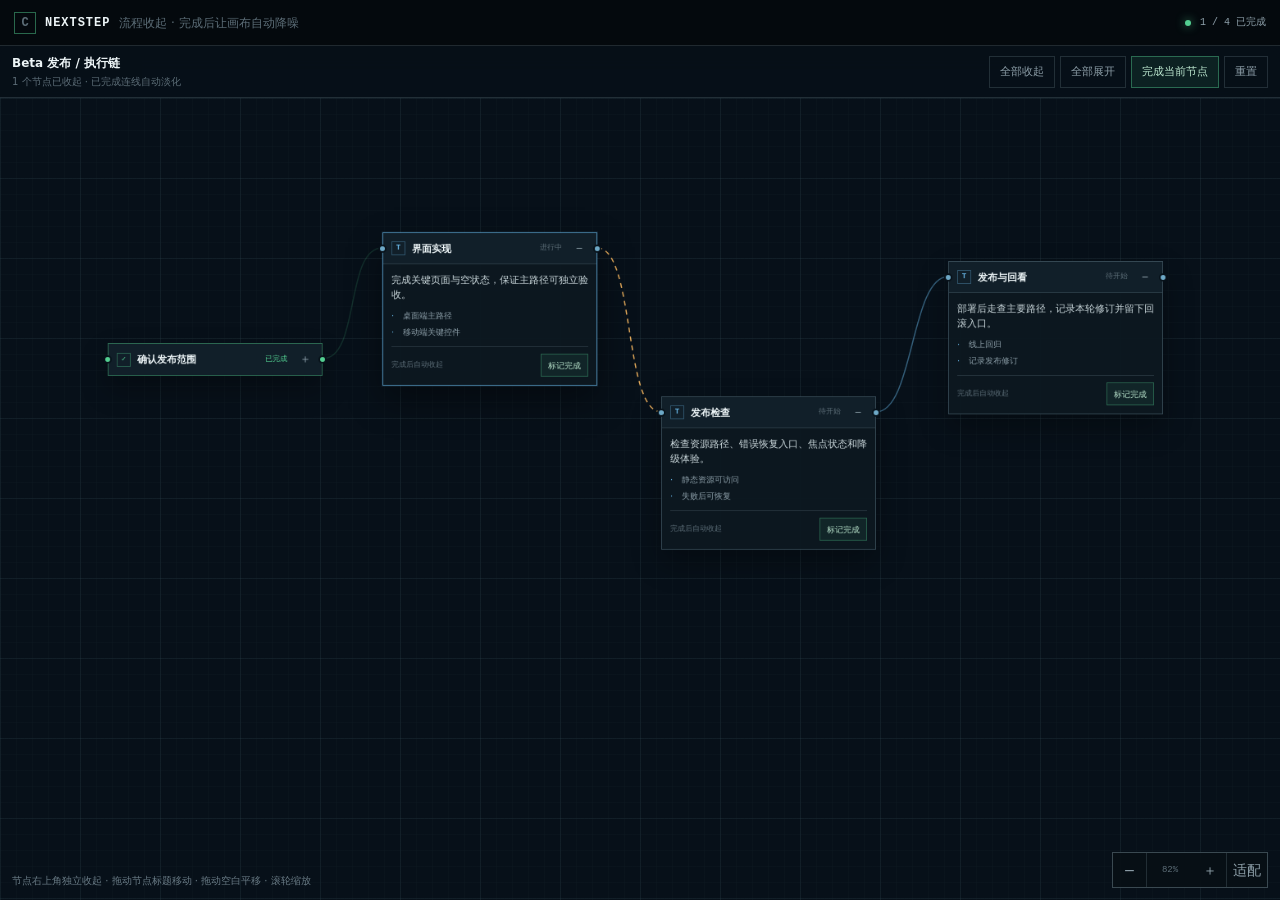
<file: demo-collapse.html>
<!doctype html>
<html lang="zh-CN">
<head>
  <meta charset="UTF-8">
  <meta name="viewport" content="width=device-width, initial-scale=1">
  <meta name="color-scheme" content="dark">
  <title>NextStep｜流程收起</title>
  <style>
    :root{--bg:#05090d;--panel:#091119;--surface:#101c26;--ink:#edf5f7;--muted:#8ea0aa;--faint:#5c6d77;--line:rgba(170,201,215,.17);--line-strong:rgba(170,201,215,.31);--blue:#69b8e8;--amber:#e4aa5b;--green:#53cf91;--mono:"SFMono-Regular",Consolas,"Liberation Mono",monospace;--sans:Inter,"Microsoft YaHei UI","PingFang SC",system-ui,sans-serif}
    *{box-sizing:border-box}html,body{width:100%;height:100%;margin:0;overflow:hidden;background:var(--bg)}body{color:var(--ink);font:14px/1.5 var(--sans);-webkit-font-smoothing:antialiased}button{font:inherit;color:inherit}button:focus-visible{outline:2px solid var(--blue);outline-offset:2px}
    .app{display:grid;grid-template-rows:46px minmax(0,1fr);width:100%;height:100%;background:radial-gradient(circle at 68% 8%,rgba(39,108,144,.08),transparent 35%),var(--bg)}.topbar{position:relative;z-index:30;display:flex;align-items:center;justify-content:space-between;min-width:0;padding:0 14px;border-bottom:1px solid var(--line);background:rgba(5,9,13,.94)}.brand,.status{display:flex;align-items:center;min-width:0;gap:9px}.brand-mark{display:grid;place-items:center;width:22px;height:22px;border:1px solid rgba(83,207,145,.48);color:var(--green);font:700 10px/1 var(--mono)}.brand strong{font:600 12px/1 var(--mono);letter-spacing:.08em}.brand span{overflow:hidden;color:var(--faint);font-size:12px;text-overflow:ellipsis;white-space:nowrap}.status{color:var(--muted);font:10px/1 var(--mono);white-space:nowrap}.status i{width:6px;height:6px;border-radius:50%;background:var(--green);box-shadow:0 0 10px rgba(83,207,145,.75)}
    .canvas{position:relative;min-width:0;min-height:0;overflow:hidden;background:#071019}.canvas::after{position:absolute;inset:0;z-index:1;pointer-events:none;content:"";box-shadow:inset 0 0 100px rgba(0,0,0,.38)}.canvas-head{position:absolute;z-index:15;top:0;left:0;right:0;display:flex;align-items:center;justify-content:space-between;gap:12px;min-height:52px;padding:7px 12px;border-bottom:1px solid var(--line);background:rgba(7,16,25,.91);backdrop-filter:blur(12px)}.head-copy{min-width:0}.head-copy strong{display:block;font-size:12px;font-weight:650}.head-copy span{display:block;overflow:hidden;margin-top:2px;color:var(--faint);font-size:10px;text-overflow:ellipsis;white-space:nowrap}.toolbar{display:flex;align-items:center;gap:5px}.tool{min-height:32px;padding:0 10px;border:1px solid var(--line);color:var(--muted);background:transparent;font-size:10.5px;cursor:pointer;white-space:nowrap}.tool:hover{color:var(--ink);background:rgba(105,184,232,.08)}.tool.primary{border-color:rgba(83,207,145,.42);color:#bde8d0;background:rgba(83,207,145,.09)}.tool.primary:hover{background:rgba(83,207,145,.16)}
    .viewport{position:absolute;z-index:2;inset:52px 0 0;overflow:hidden;cursor:grab;touch-action:none;background-color:#071019;background-image:linear-gradient(rgba(126,165,183,.07) 1px,transparent 1px),linear-gradient(90deg,rgba(126,165,183,.07) 1px,transparent 1px),linear-gradient(rgba(126,165,183,.025) 1px,transparent 1px),linear-gradient(90deg,rgba(126,165,183,.025) 1px,transparent 1px);background-size:80px 80px,80px 80px,16px 16px,16px 16px}.viewport.is-panning{cursor:grabbing}.world{position:absolute;top:0;left:0;width:1800px;height:1100px;transform-origin:0 0;will-change:transform}.edges{position:absolute;inset:0;width:1800px;height:1100px;overflow:visible;pointer-events:none}.edge{fill:none;stroke:rgba(105,184,232,.48);stroke-width:1.5;vector-effect:non-scaling-stroke;transition:opacity .24s,stroke .24s}.edge.is-muted{opacity:.16;stroke:var(--green)}.edge.is-active{stroke:var(--amber);stroke-dasharray:6 5;animation:dash 2.2s linear infinite}
    .node{position:absolute;z-index:3;width:262px;border:1px solid rgba(145,181,198,.32);background:rgba(13,24,33,.97);box-shadow:0 16px 34px rgba(0,0,0,.3);transition:border-color .18s,box-shadow .18s}.node:hover,.node.is-selected{border-color:rgba(105,184,232,.72);box-shadow:0 0 0 1px rgba(105,184,232,.12),0 18px 40px rgba(0,0,0,.4)}.node.is-done{border-color:rgba(83,207,145,.46)}.node-head{display:flex;align-items:center;gap:8px;min-height:38px;padding:0 8px 0 10px;background:rgba(20,36,47,.68);cursor:move;user-select:none}.node:not(.is-collapsed) .node-head{border-bottom:1px solid var(--line)}.node-icon{display:grid;place-items:center;width:17px;height:17px;border:1px solid rgba(105,184,232,.34);color:var(--blue);font:700 9px/1 var(--mono)}.node.is-done .node-icon{border-color:rgba(83,207,145,.38);color:var(--green)}.node-title{flex:1;min-width:0;overflow:hidden;font-size:12px;font-weight:650;text-overflow:ellipsis;white-space:nowrap}.node-state{color:var(--faint);font:9px/1 var(--mono);white-space:nowrap}.node.is-done .node-state{color:var(--green)}.toggle{width:26px;height:26px;border:1px solid transparent;color:var(--muted);background:transparent;font:14px/1 var(--mono);cursor:pointer}.toggle:hover{border-color:var(--line);color:var(--ink);background:rgba(105,184,232,.08)}.node-body{padding:10px}.node.is-collapsed .node-body{display:none}.node-body p{margin:0;color:#cbd8dc;font-size:11.5px;line-height:1.58}.checklist{display:grid;gap:5px;margin:9px 0 0;padding:0;list-style:none;color:var(--muted);font-size:10px}.checklist li::before{display:inline-block;width:14px;color:var(--blue);content:"·"}.node.is-done .checklist li::before{color:var(--green);content:"✓"}.node-actions{display:flex;align-items:center;justify-content:space-between;gap:8px;margin-top:10px;padding-top:8px;border-top:1px solid var(--line)}.node-actions span{color:var(--faint);font:9px/1 var(--mono)}.complete{min-height:28px;padding:0 8px;border:1px solid rgba(83,207,145,.36);color:#bde8d0;background:rgba(83,207,145,.08);font-size:10px;cursor:pointer}.complete:hover{background:rgba(83,207,145,.16)}.port{position:absolute;z-index:5;top:19px;width:10px;height:10px;margin-top:-5px;border:2px solid #08121a;border-radius:50%;background:#6ea9c7}.port.in{left:-6px}.port.out{right:-6px}.node.is-done .port{background:var(--green)}
    .controls{position:absolute;z-index:16;right:12px;bottom:12px;display:flex;align-items:center;border:1px solid var(--line-strong);background:rgba(8,16,22,.9);backdrop-filter:blur(12px)}.control{min-width:34px;height:34px;border:0;border-right:1px solid var(--line);color:var(--muted);background:transparent;cursor:pointer}.control:last-child{border-right:0}.control:hover{color:var(--ink);background:rgba(105,184,232,.09)}.zoom-label{min-width:46px;color:var(--faint);font:9px/1 var(--mono);text-align:center}.tip{position:absolute;z-index:10;left:12px;bottom:12px;margin:0;color:rgba(143,164,174,.72);font-size:10px;pointer-events:none}.toast{position:absolute;z-index:25;left:50%;bottom:58px;padding:8px 11px;border:1px solid rgba(83,207,145,.3);color:#c9ecda;background:rgba(8,22,16,.94);font-size:10.5px;opacity:0;transform:translate(-50%,8px);pointer-events:none;transition:.18s}.toast.is-visible{opacity:1;transform:translate(-50%,0)}
    @keyframes dash{to{stroke-dashoffset:-22}}@media(max-width:700px){.brand span,.status span{display:none}.canvas-head{align-items:flex-start;min-height:88px;flex-direction:column;gap:5px}.head-copy span{display:none}.toolbar{width:100%;overflow-x:auto;padding-bottom:1px}.tool{flex:0 0 auto}.viewport{inset:88px 0 0}.tip{display:none}}@media(max-width:430px){.status{display:none}.canvas-head{padding-left:8px;padding-right:8px}.tool{padding:0 8px;font-size:10px}.node{width:238px}}@media(prefers-reduced-motion:reduce){*,*::before,*::after{animation-duration:1ms!important;animation-iteration-count:1!important;transition-duration:1ms!important}}
  </style>
</head>
<body>
  <main class="app">
    <header class="topbar"><div class="brand"><span class="brand-mark">C</span><strong>NEXTSTEP</strong><span>流程收起 · 完成后让画布自动降噪</span></div><div class="status"><i></i><span id="topStatus">1 / 4 已完成</span></div></header>
    <section class="canvas" aria-label="可收起的任务画布">
      <header class="canvas-head"><div class="head-copy"><strong>Beta 发布 / 执行链</strong><span id="headMeta">单节点可独立收起；完成后自动收起并淡化已走过的连线</span></div><div class="toolbar" role="toolbar" aria-label="收起控制"><button class="tool" id="collapseAll" type="button">全部收起</button><button class="tool" id="expandAll" type="button">全部展开</button><button class="tool primary" id="completeSelected" type="button">完成当前节点</button><button class="tool" id="reset" type="button">重置</button></div></header>
      <div class="viewport" id="viewport"><div class="world" id="world"><svg class="edges" id="edges" viewBox="0 0 1800 1100" aria-hidden="true"></svg><div id="nodes"></div></div></div>
      <div class="controls" aria-label="缩放控制"><button class="control" id="zoomOut" type="button">−</button><span class="zoom-label" id="zoomLabel">100%</span><button class="control" id="zoomIn" type="button">＋</button><button class="control" id="fit" type="button">适配</button></div>
      <p class="tip">节点右上角独立收起 · 拖动节点标题移动 · 拖动空白平移 · 滚轮缩放</p><div class="toast" id="toast" role="status" aria-live="polite"></div>
    </section>
  </main>
  <script>
    (()=>{
      const seed=[
        {id:'brief',title:'确认发布范围',copy:'锁定 Beta 的页面、断点与验收边界，避免临近发布继续扩项。',items:['确认页面清单','冻结非必要改动'],x:85,y:250,status:'done',collapsed:true},
        {id:'ui',title:'界面实现',copy:'完成关键页面与空状态，保证主路径可独立验收。',items:['桌面端主路径','移动端关键控件'],x:420,y:115,status:'doing',collapsed:false},
        {id:'check',title:'发布检查',copy:'检查资源路径、错误恢复入口、焦点状态和降级体验。',items:['静态资源可访问','失败后可恢复'],x:760,y:315,status:'todo',collapsed:false},
        {id:'ship',title:'发布与回看',copy:'部署后走查主要路径，记录本轮修订并留下回滚入口。',items:['线上回归','记录发布修订'],x:1110,y:150,status:'todo',collapsed:false}
      ];
      const links=[['brief','ui'],['ui','check'],['check','ship']];let tasks=[],active='ui',view={x:38,y:40,scale:.82},gesture=null,toastTimer=0;
      const viewport=document.querySelector('#viewport'),world=document.querySelector('#world'),nodes=document.querySelector('#nodes'),edges=document.querySelector('#edges'),zoomLabel=document.querySelector('#zoomLabel'),topStatus=document.querySelector('#topStatus'),headMeta=document.querySelector('#headMeta'),toast=document.querySelector('#toast');
      function resetData(){tasks=seed.map(item=>({...item,items:[...item.items]}));active='ui'}function current(){return tasks.find(item=>item.id===active)||tasks[0]}function label(status){return status==='done'?'已完成':status==='doing'?'进行中':'待开始'}
      function escapeHtml(value){return String(value).replace(/[&<>'"]/g,char=>({'&':'&amp;','<':'&lt;','>':'&gt;',"'":'&#39;','"':'&quot;'}[char]))}
      function curve(from,to){const bend=Math.max(46,Math.abs(to.x-from.x)*.42);return`M ${from.x} ${from.y} C ${from.x+bend} ${from.y}, ${to.x-bend} ${to.y}, ${to.x} ${to.y}`}
      function renderEdges(){edges.innerHTML=links.map(link=>{const fromTask=tasks.find(item=>item.id===link[0]),toTask=tasks.find(item=>item.id===link[1]),a=nodes.querySelector(`[data-id="${link[0]}"]`),b=nodes.querySelector(`[data-id="${link[1]}"]`);if(!a||!b)return'';const from={x:fromTask.x+a.offsetWidth,y:fromTask.y+19},to={x:toTask.x,y:toTask.y+19},muted=fromTask.status==='done',activeEdge=fromTask.id===active&&fromTask.status!=='done';return`<path class="edge${muted?' is-muted':''}${activeEdge?' is-active':''}" d="${curve(from,to)}"/>`}).join('')}
      function renderNodes(){nodes.textContent='';tasks.forEach(task=>{const node=document.createElement('article');node.className=`node${task.id===active?' is-selected':''}${task.collapsed?' is-collapsed':''}${task.status==='done'?' is-done':''}`;node.dataset.id=task.id;node.style.transform=`translate(${task.x}px,${task.y}px)`;node.innerHTML=`<span class="port in"></span><span class="port out"></span><header class="node-head"><span class="node-icon">${task.status==='done'?'✓':'T'}</span><strong class="node-title">${escapeHtml(task.title)}</strong><span class="node-state">${label(task.status)}</span><button class="toggle" type="button" aria-label="${task.collapsed?'展开':'收起'}${escapeHtml(task.title)}" aria-expanded="${!task.collapsed}">${task.collapsed?'＋':'−'}</button></header><div class="node-body"><p>${escapeHtml(task.copy)}</p><ul class="checklist">${task.items.map(item=>`<li>${escapeHtml(item)}</li>`).join('')}</ul><div class="node-actions"><span>${task.status==='done'?'自动收起已启用':'完成后自动收起'}</span>${task.status==='done'?'':`<button class="complete" type="button">标记完成</button>`}</div></div>`;node.addEventListener('click',()=>{active=task.id;renderAll()});node.querySelector('.toggle').addEventListener('click',event=>{event.stopPropagation();task.collapsed=!task.collapsed;active=task.id;renderAll();showToast(task.collapsed?'节点已收起':'节点已展开')});node.querySelector('.complete')?.addEventListener('click',event=>{event.stopPropagation();complete(task)});node.querySelector('.node-head').addEventListener('pointerdown',event=>{if(event.target.closest('button')||event.button!==0)return;event.preventDefault();event.stopPropagation();active=task.id;gesture={type:'node',id:task.id,startX:event.clientX,startY:event.clientY,x:task.x,y:task.y};nodes.querySelectorAll('.node').forEach(el=>el.classList.toggle('is-selected',el.dataset.id===active));renderSummary()});nodes.appendChild(node)});requestAnimationFrame(renderEdges)}
      function renderSummary(){const done=tasks.filter(task=>task.status==='done').length,collapsed=tasks.filter(task=>task.collapsed).length;topStatus.textContent=`${done} / ${tasks.length} 已完成`;headMeta.textContent=`${collapsed} 个节点已收起 · 已完成连线自动淡化`;const button=document.querySelector('#completeSelected'),item=current();button.disabled=item.status==='done';button.textContent=item.status==='done'?'当前节点已完成':'完成当前节点'}
      function renderAll(){renderNodes();renderSummary()}
      function complete(task){if(task.status==='done'){showToast('这个节点已经完成');return}task.status='done';task.collapsed=true;const index=tasks.indexOf(task),next=tasks[index+1];if(next&&next.status==='todo')next.status='doing';active=next?.id||task.id;renderAll();showToast(`「${task.title}」已完成并自动收起`)}
      function setAll(collapsed){tasks.forEach(task=>task.collapsed=collapsed);renderAll();showToast(collapsed?'全部节点已收起':'全部节点已展开')}
      function applyView(){world.style.transform=`translate(${view.x}px,${view.y}px) scale(${view.scale})`;zoomLabel.textContent=Math.round(view.scale*100)+'%'}
      function screenToWorld(clientX,clientY){const rect=viewport.getBoundingClientRect();return{x:(clientX-rect.left-view.x)/view.scale,y:(clientY-rect.top-view.y)/view.scale}}
      function zoomAt(clientX,clientY,factor){const rect=viewport.getBoundingClientRect(),before=screenToWorld(clientX,clientY);view.scale=Math.min(1.5,Math.max(.42,view.scale*factor));view.x=clientX-rect.left-before.x*view.scale;view.y=clientY-rect.top-before.y*view.scale;applyView()}
      function showToast(message){clearTimeout(toastTimer);toast.textContent=message;toast.classList.add('is-visible');toastTimer=setTimeout(()=>toast.classList.remove('is-visible'),1700)}
      viewport.addEventListener('pointerdown',event=>{if(event.target.closest('.node'))return;gesture={type:'pan',startX:event.clientX,startY:event.clientY,x:view.x,y:view.y};viewport.classList.add('is-panning')});window.addEventListener('pointermove',event=>{if(!gesture)return;const dx=event.clientX-gesture.startX,dy=event.clientY-gesture.startY;if(gesture.type==='pan'){view.x=gesture.x+dx;view.y=gesture.y+dy;applyView()}if(gesture.type==='node'){const task=tasks.find(item=>item.id===gesture.id);if(!task)return;task.x=Math.max(0,Math.min(1500,gesture.x+dx/view.scale));task.y=Math.max(0,Math.min(900,gesture.y+dy/view.scale));const node=nodes.querySelector(`[data-id="${task.id}"]`);if(node)node.style.transform=`translate(${task.x}px,${task.y}px)`;renderEdges()}});const endGesture=()=>{gesture=null;viewport.classList.remove('is-panning')};window.addEventListener('pointerup',endGesture);window.addEventListener('pointercancel',endGesture);viewport.addEventListener('wheel',event=>{event.preventDefault();zoomAt(event.clientX,event.clientY,event.deltaY<0?1.1:.9)},{passive:false});
      document.querySelector('#collapseAll').addEventListener('click',()=>setAll(true));document.querySelector('#expandAll').addEventListener('click',()=>setAll(false));document.querySelector('#completeSelected').addEventListener('click',()=>complete(current()));document.querySelector('#zoomIn').addEventListener('click',()=>{const r=viewport.getBoundingClientRect();zoomAt(r.left+r.width/2,r.top+r.height/2,1.12)});document.querySelector('#zoomOut').addEventListener('click',()=>{const r=viewport.getBoundingClientRect();zoomAt(r.left+r.width/2,r.top+r.height/2,.88)});document.querySelector('#fit').addEventListener('click',()=>{view={x:38,y:40,scale:.82};applyView()});document.querySelector('#reset').addEventListener('click',()=>{resetData();view={x:38,y:40,scale:.82};applyView();renderAll();showToast('收起状态与进度已重置')});window.addEventListener('resize',renderEdges);
      resetData();applyView();renderAll();
    })();
  </script>
</body>
</html>
</file>
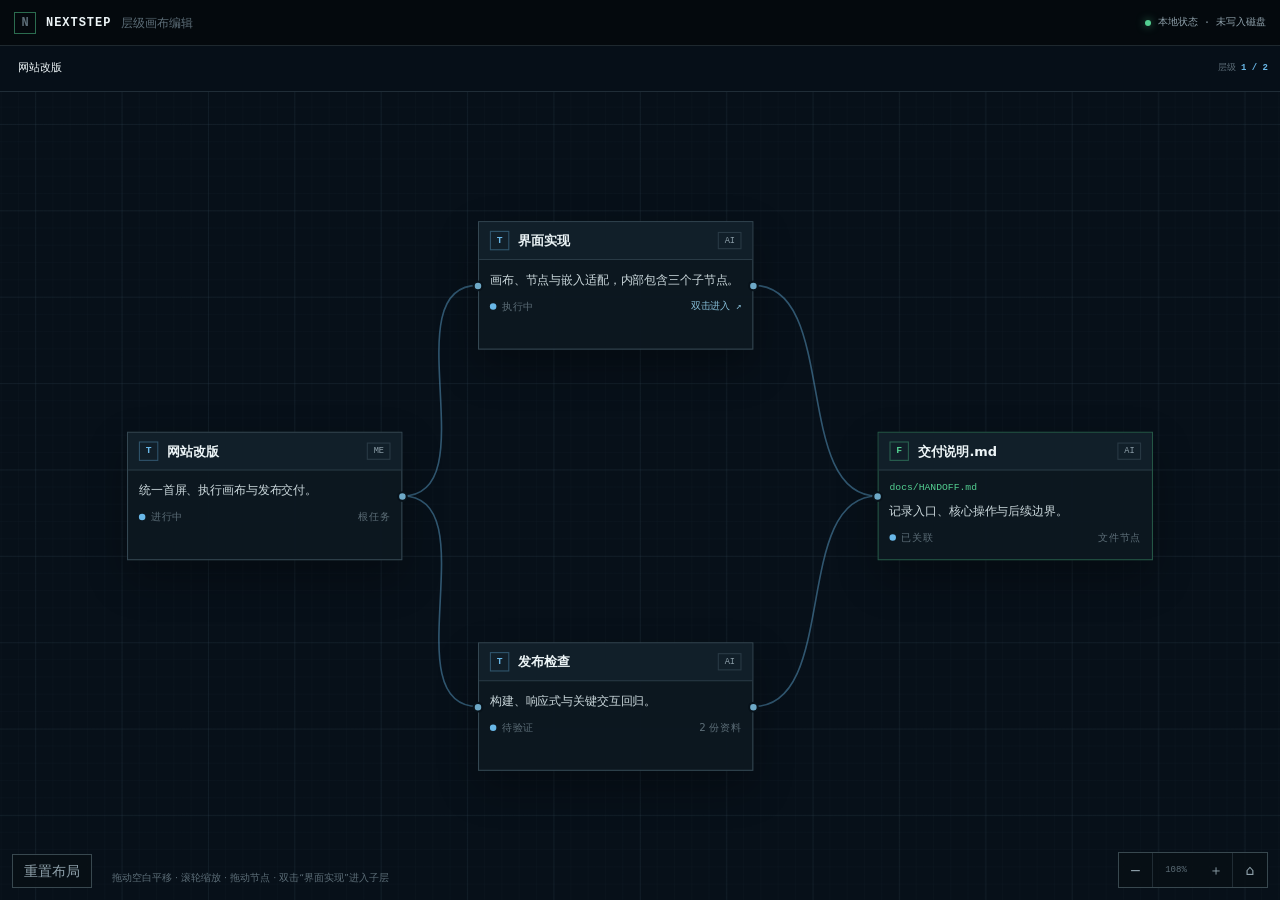
<file: demo-edit.html>
<!doctype html>
<html lang="zh-CN">
<head>
  <meta charset="UTF-8">
  <meta name="viewport" content="width=device-width, initial-scale=1, viewport-fit=cover">
  <meta name="color-scheme" content="dark">
  <title>NextStep｜层级画布编辑</title>
  <style>
    :root {
      --bg: #05090d;
      --panel: #091119;
      --surface: #101c26;
      --ink: #edf5f7;
      --muted: #8ea0aa;
      --faint: #5c6d77;
      --line: rgba(170, 201, 215, .16);
      --line-strong: rgba(170, 201, 215, .3);
      --blue: #69b8e8;
      --blue-soft: rgba(76, 164, 220, .15);
      --amber: #e4aa5b;
      --amber-soft: rgba(228, 170, 91, .12);
      --green: #53cf91;
      --green-soft: rgba(83, 207, 145, .13);
      --mono: "SFMono-Regular", Consolas, "Liberation Mono", monospace;
      --sans: Inter, "Microsoft YaHei UI", "PingFang SC", system-ui, sans-serif;
    }
    * { box-sizing: border-box; }
    html, body { width: 100%; height: 100%; margin: 0; overflow: hidden; background: var(--bg); }
    body { color: var(--ink); font: 14px/1.5 var(--sans); -webkit-font-smoothing: antialiased; }
    button, input { color: inherit; font: inherit; }
    button:focus-visible, [tabindex="0"]:focus-visible { outline: 2px solid var(--blue); outline-offset: 2px; }
    .app { display: grid; grid-template-rows: 46px minmax(0, 1fr); width: 100%; height: 100%; background: radial-gradient(circle at 62% 6%, rgba(40, 109, 144, .08), transparent 32%), var(--bg); }
    .topbar { position: relative; z-index: 30; display: flex; align-items: center; justify-content: space-between; padding: 0 14px; border-bottom: 1px solid var(--line); background: rgba(5, 9, 13, .94); }
    .brand { display: flex; align-items: center; min-width: 0; gap: 10px; }
    .brand-mark { display: grid; place-items: center; width: 22px; height: 22px; border: 1px solid rgba(83, 207, 145, .5); color: var(--green); font: 700 11px/1 var(--mono); }
    .brand strong { font: 600 12px/1 var(--mono); letter-spacing: .08em; }
    .brand span { overflow: hidden; color: var(--faint); font-size: 12px; text-overflow: ellipsis; white-space: nowrap; }
    .top-state { display: flex; align-items: center; gap: 7px; color: var(--muted); font: 10px/1 var(--mono); }
    .top-state i { width: 6px; height: 6px; border-radius: 50%; background: var(--green); box-shadow: 0 0 9px rgba(83, 207, 145, .65); }
    .canvas { position: relative; min-width: 0; min-height: 0; overflow: hidden; background: #071019; }
    .canvas-head { position: absolute; z-index: 18; top: 0; right: 0; left: 0; display: flex; align-items: center; justify-content: space-between; min-height: 46px; padding: 0 12px; border-bottom: 1px solid var(--line); background: rgba(7, 16, 25, .9); backdrop-filter: blur(12px); }
    .breadcrumbs { display: flex; align-items: center; min-width: 0; gap: 5px; color: var(--muted); font-size: 11px; }
    .crumb { max-width: 180px; min-height: 28px; padding: 0 6px; overflow: hidden; border: 0; color: var(--muted); background: transparent; text-overflow: ellipsis; white-space: nowrap; cursor: pointer; }
    .crumb:hover { color: var(--ink); }
    .crumb[aria-current="page"] { color: var(--ink); cursor: default; }
    .crumb-sep { color: var(--faint); }
    .layer-meta { color: var(--faint); font: 9px/1 var(--mono); }
    .layer-meta b { color: var(--blue); font-weight: 600; }
    .viewport { position: absolute; inset: 46px 0 0; overflow: hidden; cursor: grab; touch-action: none; background-color: #071019; background-image: linear-gradient(rgba(126, 165, 183, .07) 1px, transparent 1px), linear-gradient(90deg, rgba(126, 165, 183, .07) 1px, transparent 1px), linear-gradient(rgba(126, 165, 183, .025) 1px, transparent 1px), linear-gradient(90deg, rgba(126, 165, 183, .025) 1px, transparent 1px); background-size: 80px 80px, 80px 80px, 16px 16px, 16px 16px; }
    .viewport.is-panning { cursor: grabbing; }
    .world { position: absolute; top: 0; left: 0; width: 1300px; height: 760px; transform-origin: 0 0; will-change: transform; }
    .edges { position: absolute; inset: 0; width: 1300px; height: 760px; overflow: visible; pointer-events: none; }
    .edge { fill: none; stroke: rgba(105, 184, 232, .42); stroke-width: 1.5; vector-effect: non-scaling-stroke; }
    .node { position: absolute; z-index: 3; width: 255px; border: 1px solid rgba(145, 181, 198, .3); color: var(--ink); background: rgba(13, 24, 33, .97); box-shadow: 0 16px 36px rgba(0, 0, 0, .3); opacity: 0; transform: translateY(7px); pointer-events: none; transition: opacity .18s ease, transform .18s ease, border-color .18s ease, box-shadow .18s ease; }
    .node.is-visible { opacity: 1; transform: none; pointer-events: auto; }
    .node:hover, .node.is-selected { border-color: rgba(105, 184, 232, .72); box-shadow: 0 18px 42px rgba(0, 0, 0, .38), 0 0 0 1px rgba(105, 184, 232, .12); }
    .node[data-kind="file"] { border-color: rgba(83, 207, 145, .34); }
    .node[data-kind="note"] { border-color: rgba(228, 170, 91, .36); }
    .node-head { display: flex; align-items: center; gap: 8px; min-height: 35px; padding: 0 10px; border-bottom: 1px solid var(--line); background: rgba(20, 36, 47, .68); cursor: move; user-select: none; }
    .node-icon { display: grid; place-items: center; width: 18px; height: 18px; border: 1px solid rgba(105, 184, 232, .35); color: var(--blue); font: 700 9px/1 var(--mono); }
    .node[data-kind="file"] .node-icon { border-color: rgba(83, 207, 145, .38); color: var(--green); }
    .node[data-kind="note"] .node-icon { border-color: rgba(228, 170, 91, .4); color: var(--amber); }
    .node-title { flex: 1; overflow: hidden; font-size: 12px; font-weight: 650; text-overflow: ellipsis; white-space: nowrap; }
    .node-badge { padding: 3px 5px; border: 1px solid var(--line); color: var(--muted); font: 8px/1 var(--mono); }
    .node-body { min-height: 82px; padding: 10px; }
    .node-path { margin: 0 0 6px; color: var(--green); font: 9px/1.4 var(--mono); overflow-wrap: anywhere; }
    .node-summary { margin: 0; color: #cbd8dc; font-size: 11px; line-height: 1.55; }
    .node-foot { display: flex; align-items: center; justify-content: space-between; margin-top: 9px; color: var(--faint); font-size: 9.5px; }
    .node-state { display: inline-flex; align-items: center; gap: 5px; }
    .node-state::before { width: 6px; height: 6px; border-radius: 50%; background: var(--blue); content: ""; }
    .enter-hint { color: #86bdd7; font: 9px/1 var(--mono); }
    .port { position: absolute; z-index: 4; top: 50%; width: 10px; height: 10px; margin-top: -5px; border: 2px solid #08121a; border-radius: 50%; background: #6ea9c7; }
    .port.in { left: -6px; }
    .port.out { right: -6px; }
    .inspector { position: absolute; z-index: 21; top: 58px; right: 12px; bottom: 58px; display: grid; grid-template-rows: auto auto auto minmax(0, 1fr) auto; width: min(300px, calc(100% - 24px)); border: 1px solid var(--line-strong); background: rgba(8, 16, 22, .96); box-shadow: 0 20px 52px rgba(0, 0, 0, .4); backdrop-filter: blur(14px); opacity: 0; transform: translateX(10px); pointer-events: none; transition: opacity .18s ease, transform .18s ease; }
    .inspector.is-open { opacity: 1; transform: none; pointer-events: auto; }
    .inspector-head { display: flex; align-items: center; min-height: 42px; padding: 0 10px; border-bottom: 1px solid var(--line); }
    .inspector-head strong { flex: 1; font-size: 12px; }
    .inspector-close { width: 26px; height: 26px; border: 0; color: var(--faint); background: transparent; cursor: pointer; }
    .inspect-summary { padding: 10px; border-bottom: 1px solid var(--line); }
    .inspect-summary p { margin: 0; color: var(--muted); font-size: 10.5px; line-height: 1.55; }
    .inspect-summary small { display: block; margin-top: 7px; color: var(--faint); font: 9px/1.4 var(--mono); }
    .node-ask { padding: 9px 10px; border-bottom: 1px solid var(--line); }
    .node-question { width: 100%; min-height: 48px; padding: 7px; resize: none; border: 1px solid rgba(228, 170, 91, .28); color: var(--ink); background: rgba(3, 8, 12, .58); font-size: 10px; line-height: 1.4; }
    .ask-button { width: 100%; min-height: 30px; margin-top: 6px; border: 1px solid rgba(228, 170, 91, .42); color: var(--amber); background: var(--amber-soft); font-size: 10px; cursor: pointer; }
    .ask-answer { margin: 7px 0 0; color: #bfe0d0; font-size: 9.5px; line-height: 1.5; }
    .attachment-area { min-height: 0; overflow: auto; padding: 10px; scrollbar-width: thin; scrollbar-color: rgba(132, 160, 173, .28) transparent; }
    .attachment-label { display: flex; align-items: center; justify-content: space-between; margin-bottom: 7px; color: var(--muted); font-size: 10px; }
    .attachment-label b { color: var(--green); font: 9px/1 var(--mono); }
    .attachment-list { display: grid; gap: 6px; margin: 0; padding: 0; list-style: none; }
    .attachment { display: grid; grid-template-columns: 24px minmax(0, 1fr) 25px; align-items: center; gap: 7px; min-height: 42px; padding: 5px 6px; border: 1px solid var(--line); background: rgba(13, 24, 33, .72); }
    .attachment-icon { display: grid; place-items: center; width: 22px; height: 22px; border: 1px solid rgba(83, 207, 145, .34); color: var(--green); font: 700 8px/1 var(--mono); }
    .attachment-copy { min-width: 0; }
    .attachment-name { display: block; overflow: hidden; color: #d6e1e4; font: 9.5px/1.35 var(--mono); text-overflow: ellipsis; white-space: nowrap; }
    .attachment-meta { display: block; margin-top: 2px; color: var(--faint); font-size: 8.5px; }
    .attachment-remove { width: 24px; height: 24px; border: 0; color: var(--faint); background: transparent; cursor: pointer; }
    .attachment-remove:hover { color: var(--amber); }
    .attachment-empty { padding: 12px 0; color: var(--faint); font-size: 10px; text-align: center; }
    .attach-foot { padding: 10px; border-top: 1px solid var(--line); }
    .attach-button { width: 100%; min-height: 36px; border: 1px solid rgba(83, 207, 145, .46); color: var(--green); background: var(--green-soft); font-size: 11px; cursor: pointer; }
    .attach-button:hover { background: rgba(83, 207, 145, .2); }
    .controls { position: absolute; z-index: 18; right: 12px; bottom: 12px; display: flex; align-items: center; border: 1px solid var(--line-strong); background: rgba(8, 16, 22, .9); }
    .control { min-width: 34px; height: 34px; border: 0; border-right: 1px solid var(--line); color: var(--muted); background: transparent; cursor: pointer; }
    .control:last-child { border-right: 0; }
    .control:hover { color: var(--ink); background: rgba(105, 184, 232, .09); }
    .zoom-label { min-width: 46px; color: var(--faint); font: 9px/1 var(--mono); text-align: center; }
    .reset-layout { position: absolute; z-index: 18; left: 12px; bottom: 12px; min-height: 34px; padding: 0 11px; border: 1px solid var(--line-strong); color: var(--muted); background: rgba(8, 16, 22, .9); cursor: pointer; }
    .reset-layout:hover { color: var(--ink); border-color: rgba(105, 184, 232, .5); }
    .canvas-tip { position: absolute; z-index: 10; left: 112px; bottom: 15px; margin: 0; color: var(--faint); font-size: 9.5px; pointer-events: none; }
    .live { position: absolute; width: 1px; height: 1px; margin: -1px; overflow: hidden; clip: rect(0, 0, 0, 0); }
    @media (max-width: 700px) {
      html, body { overflow: auto; }
      .app { height: auto; min-height: 920px; grid-template-rows: 44px 876px; }
      .brand span, .top-state span { display: none; }
      .canvas-head { min-height: 44px; }
      .viewport { top: 44px; }
      .inspector { top: auto; right: 8px; bottom: 54px; left: 8px; width: auto; height: 320px; grid-template-rows: auto auto auto minmax(0, 1fr) auto; }
      .controls { right: 8px; bottom: 8px; }
      .reset-layout { left: 8px; bottom: 8px; }
      .canvas-tip { display: none; }
      .layer-meta { display: none; }
    }
    @media (prefers-reduced-motion: reduce) {
      *, *::before, *::after { animation-duration: 1ms !important; animation-iteration-count: 1 !important; transition-duration: 1ms !important; }
    }
  </style>
</head>
<body>
  <main class="app">
    <header class="topbar"><div class="brand"><span class="brand-mark">N</span><strong>NEXTSTEP</strong><span>层级画布编辑</span></div><div class="top-state"><i></i><span>本地状态 · 未写入磁盘</span></div></header>
    <section class="canvas" aria-label="可编辑层级画布">
      <header class="canvas-head">
        <nav class="breadcrumbs" aria-label="画布层级"><button class="crumb" id="root-crumb" type="button" aria-current="page">网站改版</button><span class="crumb-sep" id="crumb-sep" hidden>/</span><button class="crumb" id="child-crumb" type="button" hidden>界面实现</button></nav>
        <div class="layer-meta">层级 <b id="layer-count">1 / 2</b></div>
      </header>
      <div class="viewport" id="viewport">
        <div class="world" id="world">
          <svg class="edges" id="edges" viewBox="0 0 1300 760" aria-hidden="true"></svg>
          <article class="node" data-id="project" data-layer="root" data-kind="task" data-x="85" data-y="285" tabindex="0"><span class="port out"></span><header class="node-head"><span class="node-icon">T</span><strong class="node-title">网站改版</strong><span class="node-badge">ME</span></header><div class="node-body"><p class="node-summary">统一首屏、执行画布与发布交付。</p><div class="node-foot"><span class="node-state">进行中</span><span>根任务</span></div></div></article>
          <article class="node" data-id="interface" data-layer="root" data-kind="task" data-enter="ui" data-x="410" data-y="90" tabindex="0"><span class="port in"></span><span class="port out"></span><header class="node-head"><span class="node-icon">T</span><strong class="node-title">界面实现</strong><span class="node-badge">AI</span></header><div class="node-body"><p class="node-summary">画布、节点与嵌入适配，内部包含三个子节点。</p><div class="node-foot"><span class="node-state">执行中</span><span class="enter-hint">双击进入 ↗</span></div></div></article>
          <article class="node" data-id="release" data-layer="root" data-kind="task" data-x="410" data-y="480" tabindex="0"><span class="port in"></span><span class="port out"></span><header class="node-head"><span class="node-icon">T</span><strong class="node-title">发布检查</strong><span class="node-badge">AI</span></header><div class="node-body"><p class="node-summary">构建、响应式与关键交互回归。</p><div class="node-foot"><span class="node-state">待验证</span><span>2 份资料</span></div></div></article>
          <article class="node" data-id="handoff" data-layer="root" data-kind="file" data-x="780" data-y="285" tabindex="0"><span class="port in"></span><header class="node-head"><span class="node-icon">F</span><strong class="node-title">交付说明.md</strong><span class="node-badge">AI</span></header><div class="node-body"><p class="node-path">docs/HANDOFF.md</p><p class="node-summary">记录入口、核心操作与后续边界。</p><div class="node-foot"><span class="node-state">已关联</span><span>文件节点</span></div></div></article>
          <article class="node" data-id="ui-context" data-layer="ui" data-kind="task" data-x="85" data-y="285" tabindex="0"><span class="port out"></span><header class="node-head"><span class="node-icon">T</span><strong class="node-title">界面实现</strong><span class="node-badge">父层</span></header><div class="node-body"><p class="node-summary">继承父任务目标、来源和附件。</p><div class="node-foot"><span class="node-state">执行中</span><span>父任务上下文</span></div></div></article>
          <article class="node" data-id="canvas-file" data-layer="ui" data-kind="file" data-x="420" data-y="90" tabindex="0"><span class="port in"></span><span class="port out"></span><header class="node-head"><span class="node-icon">F</span><strong class="node-title">CanvasWorkbench.tsx</strong><span class="node-badge">AI</span></header><div class="node-body"><p class="node-path">src/components/CanvasWorkbench.tsx</p><p class="node-summary">画布视口、节点拖动与缩放控制。</p><div class="node-foot"><span class="node-state">已写入</span><span>修订 #04</span></div></div></article>
          <article class="node" data-id="responsive" data-layer="ui" data-kind="task" data-x="420" data-y="480" tabindex="0"><span class="port in"></span><span class="port out"></span><header class="node-head"><span class="node-icon">T</span><strong class="node-title">移动端适配</strong><span class="node-badge">AI</span></header><div class="node-body"><p class="node-summary">小屏改为纵向层级，保证画布不被挤压。</p><div class="node-foot"><span class="node-state">验证中</span><span>390px / 768px</span></div></div></article>
          <article class="node" data-id="boundary" data-layer="ui" data-kind="note" data-x="790" data-y="285" tabindex="0"><span class="port in"></span><header class="node-head"><span class="node-icon">N</span><strong class="node-title">交互边界</strong><span class="node-badge">ME</span></header><div class="node-body"><p class="node-summary">触摸拖动与桌面指针共享同一状态模型。</p><div class="node-foot"><span class="node-state">已确认</span><span>决策记录</span></div></div></article>
        </div>
      </div>
      <aside class="inspector" id="inspector" aria-hidden="true" aria-label="节点、追问与资料附件"><header class="inspector-head"><strong id="inspect-title">节点详情</strong><button class="inspector-close" id="inspect-close" type="button" aria-label="关闭节点详情">×</button></header><div class="inspect-summary"><p id="inspect-copy"></p><small id="inspect-kind"></small></div><div class="node-ask"><textarea class="node-question" id="node-question" placeholder="基于此节点和附件继续追问…"></textarea><button class="ask-button" id="ask-button" type="button">在此节点追问 Agent</button><p class="ask-answer" id="ask-answer" hidden></p></div><div class="attachment-area"><div class="attachment-label"><span>资料附件</span><b id="attachment-count">0 FILES</b></div><ul class="attachment-list" id="attachment-list"></ul></div><div class="attach-foot"><button class="attach-button" id="attach-button" type="button">添加本地资料</button><input id="file-input" type="file" multiple hidden></div></aside>
      <button class="reset-layout" id="reset-layout" type="button">重置布局</button>
      <div class="controls" aria-label="画布控制"><button class="control" id="zoom-out" type="button" aria-label="缩小">−</button><span class="zoom-label" id="zoom-label">100%</span><button class="control" id="zoom-in" type="button" aria-label="放大">＋</button><button class="control" id="fit-view" type="button" aria-label="适应画布">⌂</button></div>
      <p class="canvas-tip">拖动空白平移 · 滚轮缩放 · 拖动节点 · 双击“界面实现”进入子层</p>
      <p class="live" id="live" role="status" aria-live="polite"></p>
    </section>
  </main>
  <script>
    (function () {
      'use strict';
      var nodeInfo = {
        project: { title: '网站改版', copy: '根任务包含界面实现、发布检查与交付说明。', kind: '任务容器' },
        interface: { title: '界面实现', copy: '独立子层包含画布文件、移动端适配与交互边界。', kind: '可进入任务 · 双击进入' },
        release: { title: '发布检查', copy: '验证构建、响应式和关键交互是否符合交付标准。', kind: '任务节点' },
        handoff: { title: '交付说明.md', copy: '集中记录演示入口、主要操作与下一轮边界。', kind: '文件节点' },
        'ui-context': { title: '界面实现', copy: '父任务上下文在子层中保持可见，方便追溯来源。', kind: '父层引用' },
        'canvas-file': { title: 'CanvasWorkbench.tsx', copy: '实现画布视口、平移缩放、节点拖动和层级切换。', kind: '文件节点' },
        responsive: { title: '移动端适配', copy: '小屏采用纵向展示，并为画布保留独立高度。', kind: '任务节点' },
        boundary: { title: '交互边界', copy: '记录触摸与桌面指针共享状态模型的产品决策。', kind: '决策记录' }
      };
      var defaultPositions = {
        project: [85, 285], interface: [410, 90], release: [410, 480], handoff: [780, 285],
        'ui-context': [85, 285], 'canvas-file': [420, 90], responsive: [420, 480], boundary: [790, 285]
      };
      var rootEdges = [['project', 'interface'], ['project', 'release'], ['interface', 'handoff'], ['release', 'handoff']];
      var childEdges = [['ui-context', 'canvas-file'], ['ui-context', 'responsive'], ['canvas-file', 'boundary'], ['responsive', 'boundary']];
      var attachments = {
        project: [{ name: '项目目标.md', meta: 'Markdown · 项目资料' }],
        interface: [{ name: 'canvas-reference.png', meta: 'PNG · 视觉参考' }, { name: 'interaction-notes.md', meta: 'Markdown · 交互说明' }],
        release: [{ name: 'release-checklist.md', meta: 'Markdown · 检查清单' }, { name: 'mobile-report.pdf', meta: 'PDF · 回归报告' }],
        handoff: [{ name: 'demo-entry.txt', meta: 'TXT · 入口索引' }],
        'ui-context': [{ name: 'interaction-notes.md', meta: 'Markdown · 继承自父层' }],
        'canvas-file': [{ name: 'canvas-api.md', meta: 'Markdown · 接口说明' }],
        responsive: [{ name: '390px-baseline.png', meta: 'PNG · 基线截图' }],
        boundary: []
      };
      var state = { layer: 'root', selected: '' };
      var answers = {};
      var askToken = 0;
      var view = { x: 0, y: 0, scale: 1 };
      var gesture = null;
      var skipClick = false;
      var viewport = document.getElementById('viewport');
      var world = document.getElementById('world');
      var edgesSvg = document.getElementById('edges');
      var nodes = Array.prototype.slice.call(document.querySelectorAll('.node'));
      var nodeMap = new Map(nodes.map(function (node) { return [node.dataset.id, node]; }));
      var inspector = document.getElementById('inspector');
      var attachmentList = document.getElementById('attachment-list');
      var fileInput = document.getElementById('file-input');
      var nodeQuestion = document.getElementById('node-question');
      var askAnswer = document.getElementById('ask-answer');
      var rootCrumb = document.getElementById('root-crumb');
      var childCrumb = document.getElementById('child-crumb');
      var crumbSep = document.getElementById('crumb-sep');
      var zoomLabel = document.getElementById('zoom-label');
      var live = document.getElementById('live');
      function number(value) { return Number.parseFloat(value || '0') || 0; }
      function announce(message) { live.textContent = ''; requestAnimationFrame(function () { live.textContent = message; }); }
      function position(node) { return { x: number(node.dataset.x), y: number(node.dataset.y) }; }
      function placeNodes() { nodes.forEach(function (node) { node.style.left = node.dataset.x + 'px'; node.style.top = node.dataset.y + 'px'; }); }
      function edgePath(from, to) {
        var a = position(from);
        var b = position(to);
        var ax = a.x + from.offsetWidth;
        var ay = a.y + from.offsetHeight / 2;
        var bx = b.x;
        var by = b.y + to.offsetHeight / 2;
        var bend = Math.max(80, Math.abs(bx - ax) * .48);
        return 'M' + ax + ' ' + ay + ' C' + (ax + bend) + ' ' + ay + ' ' + (bx - bend) + ' ' + by + ' ' + bx + ' ' + by;
      }
      function renderEdges() {
        edgesSvg.textContent = '';
        var defs = state.layer === 'root' ? rootEdges : childEdges;
        defs.forEach(function (def) {
          var from = nodeMap.get(def[0]);
          var to = nodeMap.get(def[1]);
          var path = document.createElementNS('http://www.w3.org/2000/svg', 'path');
          path.setAttribute('class', 'edge');
          path.setAttribute('d', edgePath(from, to));
          edgesSvg.appendChild(path);
        });
      }
      function renderAttachments() {
        attachmentList.textContent = '';
        if (!state.selected) return;
        var items = attachments[state.selected];
        document.getElementById('attachment-count').textContent = items.length + ' FILES';
        if (!items.length) {
          var empty = document.createElement('li');
          empty.className = 'attachment-empty';
          empty.textContent = '暂无资料，可从本地添加';
          attachmentList.appendChild(empty);
          return;
        }
        items.forEach(function (item, index) {
          var row = document.createElement('li');
          row.className = 'attachment';
          var icon = document.createElement('span');
          icon.className = 'attachment-icon';
          icon.textContent = (item.name.split('.').pop() || 'FILE').slice(0, 3).toUpperCase();
          var copy = document.createElement('span');
          copy.className = 'attachment-copy';
          var name = document.createElement('strong');
          name.className = 'attachment-name';
          name.textContent = item.name;
          var meta = document.createElement('span');
          meta.className = 'attachment-meta';
          meta.textContent = item.meta;
          var remove = document.createElement('button');
          remove.type = 'button';
          remove.className = 'attachment-remove';
          remove.setAttribute('aria-label', '移除 ' + item.name);
          remove.textContent = '×';
          remove.addEventListener('click', function () {
            attachments[state.selected].splice(index, 1);
            renderAttachments();
            announce(item.name + '已从当前节点移除。');
          });
          copy.appendChild(name);
          copy.appendChild(meta);
          row.appendChild(icon);
          row.appendChild(copy);
          row.appendChild(remove);
          attachmentList.appendChild(row);
        });
      }
      function renderInspector() {
        if (!state.selected) { inspector.classList.remove('is-open'); inspector.setAttribute('aria-hidden', 'true'); return; }
        var info = nodeInfo[state.selected];
        inspector.classList.add('is-open');
        inspector.setAttribute('aria-hidden', 'false');
        document.getElementById('inspect-title').textContent = info.title;
        document.getElementById('inspect-copy').textContent = info.copy;
        document.getElementById('inspect-kind').textContent = info.kind;
        if (nodeQuestion.dataset.node !== state.selected) { nodeQuestion.dataset.node = state.selected; nodeQuestion.value = ''; }
        askAnswer.hidden = !answers[state.selected];
        askAnswer.textContent = answers[state.selected] || '';
        renderAttachments();
      }
      function render() {
        nodes.forEach(function (node) {
          node.classList.toggle('is-visible', node.dataset.layer === state.layer);
          node.classList.toggle('is-selected', node.dataset.id === state.selected);
        });
        rootCrumb.setAttribute('aria-current', state.layer === 'root' ? 'page' : 'false');
        childCrumb.hidden = state.layer === 'root';
        crumbSep.hidden = state.layer === 'root';
        childCrumb.setAttribute('aria-current', state.layer === 'ui' ? 'page' : 'false');
        document.getElementById('layer-count').textContent = state.layer === 'root' ? '1 / 2' : '2 / 2';
        renderEdges();
        renderInspector();
      }
      function applyView() {
        world.style.transform = 'translate(' + view.x + 'px,' + view.y + 'px) scale(' + view.scale + ')';
        zoomLabel.textContent = Math.round(view.scale * 100) + '%';
        var major = 80 * view.scale;
        var minor = 16 * view.scale;
        viewport.style.backgroundPosition = view.x + 'px ' + view.y + 'px';
        viewport.style.backgroundSize = major + 'px ' + major + 'px, ' + major + 'px ' + major + 'px, ' + minor + 'px ' + minor + 'px, ' + minor + 'px ' + minor + 'px';
      }
      function setView(x, y, scale) { view.x = x; view.y = y; view.scale = Math.max(.45, Math.min(1.65, scale)); applyView(); }
      function fitView() {
        var visible = nodes.filter(function (node) { return node.dataset.layer === state.layer; });
        var minX = Math.min.apply(null, visible.map(function (node) { return number(node.dataset.x); })) - 70;
        var minY = Math.min.apply(null, visible.map(function (node) { return number(node.dataset.y); })) - 65;
        var maxX = Math.max.apply(null, visible.map(function (node) { return number(node.dataset.x) + node.offsetWidth; })) + 70;
        var maxY = Math.max.apply(null, visible.map(function (node) { return number(node.dataset.y) + node.offsetHeight; })) + 65;
        var rect = viewport.getBoundingClientRect();
        var scale = Math.min(1.08, Math.max(.45, Math.min(rect.width / (maxX - minX), rect.height / (maxY - minY))));
        setView((rect.width - (maxX - minX) * scale) / 2 - minX * scale, (rect.height - (maxY - minY) * scale) / 2 - minY * scale, scale);
      }
      function zoomAt(clientX, clientY, factor) {
        var rect = viewport.getBoundingClientRect();
        var px = clientX - rect.left;
        var py = clientY - rect.top;
        var worldX = (px - view.x) / view.scale;
        var worldY = (py - view.y) / view.scale;
        var next = Math.max(.45, Math.min(1.65, view.scale * factor));
        setView(px - worldX * next, py - worldY * next, next);
      }
      function selectNode(node) {
        if (node.dataset.layer !== state.layer) return;
        state.selected = node.dataset.id;
        render();
      }
      function enterLayer(layer) {
        if (layer === state.layer) return;
        state.layer = layer;
        state.selected = '';
        render();
        fitView();
        announce(layer === 'ui' ? '已进入界面实现子层。' : '已返回网站改版根层。');
      }
      function resetLayout() {
        nodes.forEach(function (node) { var pos = defaultPositions[node.dataset.id]; node.dataset.x = pos[0]; node.dataset.y = pos[1]; });
        placeNodes();
        renderEdges();
        fitView();
        announce('当前层布局与视图已重置。');
      }
      placeNodes();
      nodes.forEach(function (node) {
        node.querySelector('.node-head').addEventListener('pointerdown', function (event) {
          if (event.button !== 0) return;
          event.preventDefault();
          var pos = position(node);
          gesture = { type: 'node', node: node, x: event.clientX, y: event.clientY, startX: pos.x, startY: pos.y, moved: false };
        });
        node.addEventListener('click', function () { if (!skipClick) selectNode(node); });
        node.addEventListener('dblclick', function () { if (node.dataset.enter) enterLayer(node.dataset.enter); });
        node.addEventListener('keydown', function (event) {
          if (event.key === 'Enter' || event.key === ' ') { event.preventDefault(); selectNode(node); }
          if (event.key.toLowerCase() === 'e' && node.dataset.enter) { event.preventDefault(); enterLayer(node.dataset.enter); }
        });
      });
      viewport.addEventListener('pointerdown', function (event) {
        if (event.button !== 0 || event.target.closest('.node')) return;
        gesture = { type: 'pan', x: event.clientX, y: event.clientY, startX: view.x, startY: view.y };
        viewport.classList.add('is-panning');
      });
      addEventListener('pointermove', function (event) {
        if (!gesture) return;
        if (gesture.type === 'pan') setView(gesture.startX + event.clientX - gesture.x, gesture.startY + event.clientY - gesture.y, view.scale);
        if (gesture.type === 'node') {
          var dx = (event.clientX - gesture.x) / view.scale;
          var dy = (event.clientY - gesture.y) / view.scale;
          if (Math.abs(dx) + Math.abs(dy) > 3) gesture.moved = true;
          gesture.node.dataset.x = Math.round(gesture.startX + dx);
          gesture.node.dataset.y = Math.round(gesture.startY + dy);
          placeNodes();
          renderEdges();
        }
      });
      addEventListener('pointerup', function () {
        if (gesture && gesture.type === 'node' && gesture.moved) { skipClick = true; setTimeout(function () { skipClick = false; }, 0); }
        gesture = null;
        viewport.classList.remove('is-panning');
      });
      addEventListener('pointercancel', function () { gesture = null; viewport.classList.remove('is-panning'); });
      viewport.addEventListener('wheel', function (event) { event.preventDefault(); zoomAt(event.clientX, event.clientY, event.deltaY < 0 ? 1.1 : .9); }, { passive: false });
      document.getElementById('zoom-in').addEventListener('click', function () { var rect = viewport.getBoundingClientRect(); zoomAt(rect.left + rect.width / 2, rect.top + rect.height / 2, 1.12); });
      document.getElementById('zoom-out').addEventListener('click', function () { var rect = viewport.getBoundingClientRect(); zoomAt(rect.left + rect.width / 2, rect.top + rect.height / 2, .88); });
      document.getElementById('fit-view').addEventListener('click', fitView);
      document.getElementById('reset-layout').addEventListener('click', resetLayout);
      document.getElementById('inspect-close').addEventListener('click', function () { state.selected = ''; render(); });
      document.getElementById('attach-button').addEventListener('click', function () { if (state.selected) fileInput.click(); });
      document.getElementById('ask-button').addEventListener('click', function () {
        var question = nodeQuestion.value.trim();
        if (!state.selected || !question) { announce('请先输入节点问题。'); return; }
        var nodeId = state.selected;
        var id = ++askToken;
        askAnswer.hidden = false;
        askAnswer.textContent = 'Agent 正在读取当前节点与 ' + attachments[nodeId].length + ' 份附件…';
        setTimeout(function () {
          if (id !== askToken || state.selected !== nodeId) return;
          answers[nodeId] = '建议先按“' + nodeInfo[nodeId].title + '”的验收目标处理；附件已作为当前上下文保留。';
          askAnswer.textContent = answers[nodeId];
          announce('Agent 已在当前节点回复。');
        }, 480);
      });
      fileInput.addEventListener('change', function () {
        if (!state.selected) return;
        Array.prototype.forEach.call(fileInput.files, function (file) {
          var size = file.size < 1024 ? file.size + ' B' : Math.round(file.size / 1024) + ' KB';
          attachments[state.selected].push({ name: file.name, meta: size + ' · 本次会话' });
        });
        var count = fileInput.files.length;
        fileInput.value = '';
        renderAttachments();
        if (count) announce('已为当前节点添加 ' + count + ' 份本地资料。');
      });
      rootCrumb.addEventListener('click', function () { enterLayer('root'); });
      childCrumb.addEventListener('click', function () { if (state.layer === 'ui') childCrumb.setAttribute('aria-current', 'page'); });
      addEventListener('resize', fitView);
      render();
      requestAnimationFrame(fitView);
    }());
  </script>
</body>
</html>
</file>
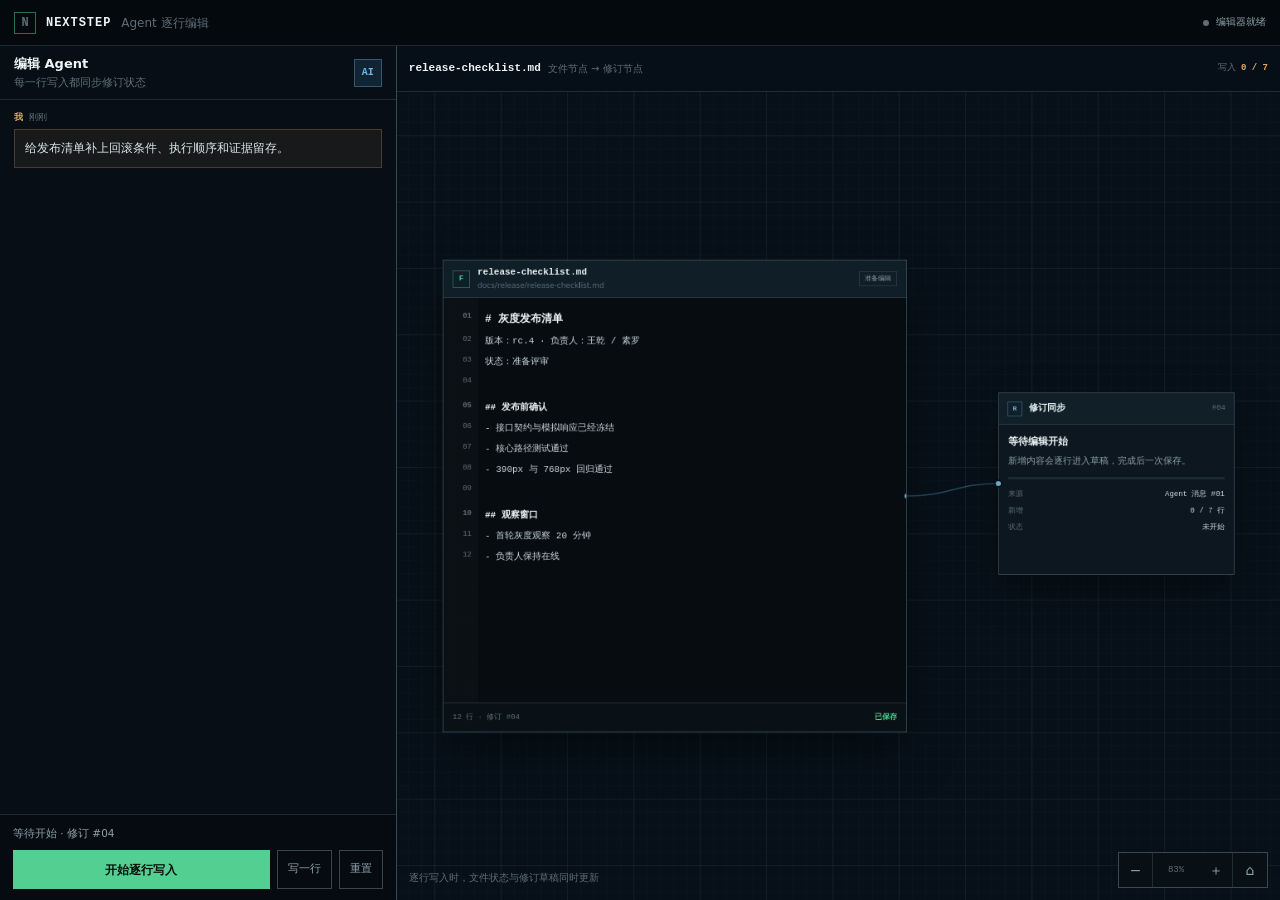
<file: demo-live-edit.html>
<!doctype html>
<html lang="zh-CN">
<head>
  <meta charset="UTF-8">
  <meta name="viewport" content="width=device-width, initial-scale=1, viewport-fit=cover">
  <meta name="color-scheme" content="dark">
  <title>NextStep｜Agent 逐行编辑</title>
  <style>
    :root {
      --bg: #05090d;
      --panel: #091119;
      --surface: #101c26;
      --ink: #edf5f7;
      --muted: #8ea0aa;
      --faint: #5c6d77;
      --line: rgba(170, 201, 215, .16);
      --line-strong: rgba(170, 201, 215, .3);
      --blue: #69b8e8;
      --blue-soft: rgba(76, 164, 220, .15);
      --amber: #e4aa5b;
      --amber-soft: rgba(228, 170, 91, .12);
      --green: #53cf91;
      --green-soft: rgba(83, 207, 145, .13);
      --mono: "SFMono-Regular", Consolas, "Liberation Mono", monospace;
      --sans: Inter, "Microsoft YaHei UI", "PingFang SC", system-ui, sans-serif;
    }
    * { box-sizing: border-box; }
    html, body { width: 100%; height: 100%; margin: 0; overflow: hidden; background: var(--bg); }
    body { color: var(--ink); font: 14px/1.5 var(--sans); -webkit-font-smoothing: antialiased; }
    button { color: inherit; font: inherit; }
    button:focus-visible, [tabindex="0"]:focus-visible { outline: 2px solid var(--blue); outline-offset: 2px; }
    .app { display: grid; grid-template-rows: 46px minmax(0, 1fr); width: 100%; height: 100%; background: var(--bg); }
    .topbar { position: relative; z-index: 30; display: flex; align-items: center; justify-content: space-between; padding: 0 14px; border-bottom: 1px solid var(--line); background: rgba(5, 9, 13, .94); }
    .brand { display: flex; align-items: center; min-width: 0; gap: 10px; }
    .brand-mark { display: grid; place-items: center; width: 22px; height: 22px; border: 1px solid rgba(83, 207, 145, .5); color: var(--green); font: 700 11px/1 var(--mono); }
    .brand strong { font: 600 12px/1 var(--mono); letter-spacing: .08em; }
    .brand span { overflow: hidden; color: var(--faint); font-size: 12px; text-overflow: ellipsis; white-space: nowrap; }
    .top-state { display: flex; align-items: center; gap: 7px; color: var(--muted); font: 10px/1 var(--mono); }
    .top-state i { width: 6px; height: 6px; border-radius: 50%; background: var(--faint); }
    .top-state[data-phase="writing"] i { background: var(--amber); box-shadow: 0 0 10px rgba(228, 170, 91, .72); animation: pulse 1s ease infinite; }
    .top-state[data-phase="synced"] i { background: var(--green); box-shadow: 0 0 10px rgba(83, 207, 145, .65); }
    .workbench { display: grid; grid-template-columns: minmax(250px, 31%) minmax(0, 1fr); min-width: 0; min-height: 0; }
    .agent { display: grid; grid-template-rows: auto minmax(0, 1fr) auto; min-width: 0; min-height: 0; border-right: 1px solid var(--line-strong); background: rgba(8, 15, 21, .96); }
    .agent-head { display: flex; align-items: center; justify-content: space-between; min-height: 54px; padding: 0 14px; border-bottom: 1px solid var(--line); }
    .agent-head strong { display: block; font-size: 13px; }
    .agent-head small { display: block; margin-top: 2px; color: var(--faint); font-size: 10.5px; }
    .avatar { display: grid; place-items: center; width: 28px; height: 28px; border: 1px solid rgba(105, 184, 232, .36); color: var(--blue); background: var(--blue-soft); font: 700 10px/1 var(--mono); }
    .messages { min-height: 0; overflow: auto; padding: 14px; scrollbar-width: thin; scrollbar-color: rgba(132, 160, 173, .28) transparent; }
    .message { display: none; margin: 0 0 17px; }
    .message.is-visible { display: block; animation: rise .2s ease both; }
    .message-meta { display: flex; align-items: center; gap: 6px; margin-bottom: 6px; color: var(--faint); font: 9px/1 var(--mono); }
    .message-meta b { color: var(--blue); font-weight: 600; }
    .message.user .message-meta b { color: var(--amber); }
    .message.confirm .message-meta b { color: var(--green); }
    .bubble { padding: 9px 10px; border: 1px solid var(--line); color: #dce7e9; background: rgba(14, 25, 34, .78); font-size: 12px; line-height: 1.6; }
    .message.user .bubble { border-color: rgba(228, 170, 91, .24); background: rgba(228, 170, 91, .07); }
    .message.confirm .bubble { border-color: rgba(83, 207, 145, .3); background: rgba(83, 207, 145, .07); }
    .bubble p { margin: 0; }
    .bubble code { color: #b8d9e9; font: 10px/1.4 var(--mono); }
    .trace { display: flex; align-items: center; gap: 7px; margin-top: 7px; color: var(--faint); font-size: 9.5px; }
    .trace::before { width: 10px; height: 1px; background: var(--blue); content: ""; }
    .agent-foot { padding: 11px 13px; border-top: 1px solid var(--line); background: rgba(6, 11, 16, .88); }
    .stage-line { margin-bottom: 8px; color: var(--muted); font-size: 10.5px; }
    .agent-actions { display: grid; grid-template-columns: minmax(0, 1fr) auto auto; gap: 7px; }
    .run-button { min-height: 39px; border: 1px solid rgba(83, 207, 145, .55); color: #06130d; background: var(--green); font-size: 12px; font-weight: 700; cursor: pointer; }
    .run-button.is-running { border-color: rgba(228, 170, 91, .54); color: var(--amber); background: var(--amber-soft); }
    .quiet-button { min-height: 39px; padding: 0 10px; border: 1px solid var(--line-strong); color: var(--muted); background: transparent; font-size: 11px; cursor: pointer; }
    .run-button:hover, .quiet-button:hover:not(:disabled) { filter: brightness(1.09); }
    .quiet-button:disabled { opacity: .38; cursor: default; }
    .canvas { position: relative; min-width: 0; min-height: 0; overflow: hidden; background: #071019; }
    .canvas-head { position: absolute; z-index: 16; top: 0; right: 0; left: 0; display: flex; align-items: center; justify-content: space-between; min-height: 46px; padding: 0 12px; border-bottom: 1px solid var(--line); background: rgba(7, 16, 25, .9); backdrop-filter: blur(12px); }
    .file-breadcrumb { display: flex; align-items: center; min-width: 0; gap: 7px; }
    .file-breadcrumb strong { overflow: hidden; font: 600 11px/1 var(--mono); text-overflow: ellipsis; white-space: nowrap; }
    .file-breadcrumb span { color: var(--faint); font-size: 10px; }
    .edit-meta { color: var(--faint); font: 9px/1 var(--mono); }
    .edit-meta b { color: var(--amber); font-weight: 600; }
    .viewport { position: absolute; inset: 46px 0 0; overflow: hidden; cursor: grab; touch-action: none; background-color: #071019; background-image: linear-gradient(rgba(126, 165, 183, .07) 1px, transparent 1px), linear-gradient(90deg, rgba(126, 165, 183, .07) 1px, transparent 1px), linear-gradient(rgba(126, 165, 183, .025) 1px, transparent 1px), linear-gradient(90deg, rgba(126, 165, 183, .025) 1px, transparent 1px); background-size: 80px 80px, 80px 80px, 16px 16px, 16px 16px; }
    .viewport.is-panning { cursor: grabbing; }
    .world { position: absolute; top: 0; left: 0; width: 1180px; height: 720px; transform-origin: 0 0; will-change: transform; }
    .edges { position: absolute; inset: 0; width: 1180px; height: 720px; overflow: visible; pointer-events: none; }
    .edge { fill: none; stroke: rgba(105, 184, 232, .35); stroke-width: 1.5; vector-effect: non-scaling-stroke; }
    .edge.is-active { stroke: var(--amber); stroke-dasharray: 6 5; animation: dash 1.5s linear infinite; }
    .edge.is-synced { stroke: rgba(83, 207, 145, .62); }
    .file-node { position: absolute; z-index: 3; left: 90px; top: 70px; display: grid; grid-template-rows: auto minmax(0, 1fr) auto; width: 560px; height: 570px; overflow: hidden; border: 1px solid rgba(145, 181, 198, .34); background: rgba(9, 17, 23, .98); box-shadow: 0 22px 58px rgba(0, 0, 0, .38); }
    .file-node.is-writing { border-color: rgba(228, 170, 91, .58); }
    .file-node.is-synced { border-color: rgba(83, 207, 145, .55); }
    .node-head { display: flex; align-items: center; gap: 9px; min-height: 45px; padding: 0 11px; border-bottom: 1px solid var(--line); background: rgba(20, 36, 47, .7); }
    .node-icon { display: grid; place-items: center; width: 21px; height: 21px; border: 1px solid rgba(83, 207, 145, .38); color: var(--green); font: 700 9px/1 var(--mono); }
    .node-title { flex: 1; min-width: 0; }
    .node-title strong { display: block; overflow: hidden; font: 600 11px/1.35 var(--mono); text-overflow: ellipsis; white-space: nowrap; }
    .node-title span { display: block; margin-top: 2px; color: var(--faint); font-size: 9px; }
    .file-state { padding: 4px 6px; border: 1px solid var(--line); color: var(--muted); font: 8px/1 var(--mono); white-space: nowrap; }
    .file-node.is-writing .file-state { border-color: rgba(228, 170, 91, .42); color: var(--amber); }
    .file-node.is-synced .file-state { border-color: rgba(83, 207, 145, .42); color: var(--green); }
    .editor { min-height: 0; overflow: auto; padding: 12px 0 40px; background: linear-gradient(90deg, rgba(255,255,255,.018) 42px, transparent 42px), rgba(6, 12, 16, .8); scrollbar-width: thin; scrollbar-color: rgba(132, 160, 173, .28) transparent; }
    .lines { margin: 0; padding: 0; list-style: none; }
    .line { position: relative; min-height: 25px; padding: 4px 12px 4px 50px; color: #cbd7da; font: 11px/1.5 var(--mono); white-space: pre-wrap; overflow-wrap: anywhere; }
    .line::before { position: absolute; top: 4px; left: 0; width: 34px; color: var(--faint); font-size: 9px; text-align: right; content: attr(data-line); }
    .line.title { color: var(--ink); font-size: 13px; font-weight: 700; }
    .line.heading { margin-top: 5px; color: var(--ink); font-weight: 700; }
    .line.new { color: #e5eee9; background: linear-gradient(90deg, rgba(83, 207, 145, .11), transparent 80%); box-shadow: inset 2px 0 0 var(--green); animation: writeLine .24s ease both; }
    .line.current { color: #f0ddbd; background: linear-gradient(90deg, rgba(228, 170, 91, .14), transparent 82%); box-shadow: inset 2px 0 0 var(--amber); }
    .file-foot { display: flex; align-items: center; justify-content: space-between; min-height: 35px; padding: 0 11px; border-top: 1px solid var(--line); color: var(--faint); font: 9px/1 var(--mono); background: rgba(10, 18, 24, .94); }
    .file-foot b { color: var(--green); font-weight: 600; }
    .revision-node { position: absolute; z-index: 3; left: 760px; top: 230px; width: 285px; min-height: 220px; border: 1px solid rgba(145, 181, 198, .3); background: rgba(13, 24, 33, .97); box-shadow: 0 18px 44px rgba(0, 0, 0, .34); }
    .revision-node.is-writing { border-color: rgba(228, 170, 91, .48); }
    .revision-node.is-synced { border-color: rgba(83, 207, 145, .55); }
    .revision-head { display: flex; align-items: center; gap: 8px; min-height: 38px; padding: 0 10px; border-bottom: 1px solid var(--line); background: rgba(20, 36, 47, .68); }
    .revision-icon { display: grid; place-items: center; width: 18px; height: 18px; border: 1px solid rgba(105, 184, 232, .35); color: var(--blue); font: 700 8px/1 var(--mono); }
    .revision-head strong { flex: 1; font-size: 11px; }
    .revision-id { color: var(--faint); font: 9px/1 var(--mono); }
    .revision-body { padding: 11px; }
    .revision-title { margin: 0; font-size: 12px; font-weight: 650; line-height: 1.5; }
    .revision-copy { margin: 6px 0 0; color: var(--muted); font-size: 10.5px; line-height: 1.55; }
    .revision-progress { height: 3px; margin-top: 12px; overflow: hidden; background: rgba(170, 201, 215, .1); }
    .revision-fill { width: 0; height: 100%; background: var(--amber); transition: width .2s ease; }
    .revision-node.is-synced .revision-fill { background: var(--green); }
    .revision-facts { display: grid; gap: 7px; margin: 12px 0 0; padding: 0; list-style: none; color: var(--faint); font: 9px/1.45 var(--mono); }
    .revision-facts li { display: flex; align-items: center; justify-content: space-between; gap: 8px; }
    .revision-facts b { color: #cbd8dc; font-weight: 500; }
    .revision-node.is-synced .revision-facts li:last-child b { color: var(--green); }
    .port { position: absolute; z-index: 4; top: 50%; width: 10px; height: 10px; margin-top: -5px; border: 2px solid #08121a; border-radius: 50%; background: #6ea9c7; }
    .file-node .port { right: -6px; }
    .revision-node .port { left: -6px; }
    .controls { position: absolute; z-index: 17; right: 12px; bottom: 12px; display: flex; align-items: center; border: 1px solid var(--line-strong); background: rgba(8, 16, 22, .9); }
    .control { min-width: 34px; height: 34px; border: 0; border-right: 1px solid var(--line); color: var(--muted); background: transparent; cursor: pointer; }
    .control:last-child { border-right: 0; }
    .control:hover { color: var(--ink); background: rgba(105, 184, 232, .09); }
    .zoom-label { min-width: 46px; color: var(--faint); font: 9px/1 var(--mono); text-align: center; }
    .canvas-tip { position: absolute; z-index: 10; left: 12px; bottom: 15px; margin: 0; color: var(--faint); font-size: 9.5px; pointer-events: none; }
    .live { position: absolute; width: 1px; height: 1px; margin: -1px; overflow: hidden; clip: rect(0, 0, 0, 0); }
    @keyframes rise { from { opacity: 0; transform: translateY(5px); } }
    @keyframes pulse { 50% { opacity: .35; } }
    @keyframes dash { to { stroke-dashoffset: -22; } }
    @keyframes writeLine { from { opacity: 0; transform: translateX(-5px); } }
    @media (max-width: 760px) {
      html, body { overflow: auto; }
      .app { height: auto; min-height: 1080px; grid-template-rows: 44px auto; }
      .workbench { grid-template-columns: 1fr; grid-template-rows: 360px 680px; }
      .agent { border-right: 0; border-bottom: 1px solid var(--line-strong); }
      .canvas { min-height: 680px; }
      .brand span, .top-state span { display: none; }
      .file-breadcrumb span, .canvas-tip { display: none; }
      .agent-actions { grid-template-columns: minmax(0, 1fr) auto auto; }
    }
    @media (max-width: 420px) {
      .agent-actions { grid-template-columns: minmax(0, 1fr) auto; }
      #step-button { display: none; }
    }
    @media (prefers-reduced-motion: reduce) {
      *, *::before, *::after { animation-duration: 1ms !important; animation-iteration-count: 1 !important; transition-duration: 1ms !important; }
    }
  </style>
</head>
<body>
  <main class="app">
    <header class="topbar"><div class="brand"><span class="brand-mark">N</span><strong>NEXTSTEP</strong><span>Agent 逐行编辑</span></div><div class="top-state" id="top-state" data-phase="ready"><i></i><span id="top-label">编辑器就绪</span></div></header>
    <section class="workbench" aria-label="Agent 与文件画布">
      <aside class="agent" aria-label="Agent 对话">
        <header class="agent-head"><div><strong>编辑 Agent</strong><small>每一行写入都同步修订状态</small></div><span class="avatar">AI</span></header>
        <div class="messages" id="messages" aria-live="polite">
          <article class="message user is-visible" id="user-message"><div class="message-meta"><b>我</b><span>刚刚</span></div><div class="bubble"><p>给发布清单补上回滚条件、执行顺序和证据留存。</p></div></article>
          <article class="message" id="plan-message"><div class="message-meta"><b>Agent</b><span>编辑计划</span></div><div class="bubble"><p>我会在 <code>release-checklist.md</code> 末尾逐行追加，并保持修订 #05 与编辑状态同步。</p><div class="trace">目标：7 行新增内容</div></div></article>
          <article class="message" id="progress-message"><div class="message-meta"><b>Agent</b><span>正在写入</span></div><div class="bubble"><p id="progress-copy">正在写入第 1 行。</p><div class="trace" id="progress-trace">草稿：0 / 7 行</div></div></article>
          <article class="message confirm" id="confirm-message"><div class="message-meta"><b>Agent</b><span>修订已同步</span></div><div class="bubble"><p>7 行内容已写入文件节点，并保存为修订 #05。</p><div class="trace">状态：文件与对话一致</div></div></article>
        </div>
        <footer class="agent-foot"><div class="stage-line" id="stage-line">等待开始 · 修订 #04</div><div class="agent-actions"><button class="run-button" id="run-button" type="button">开始逐行写入</button><button class="quiet-button" id="step-button" type="button">写一行</button><button class="quiet-button" id="reset-button" type="button">重置</button></div></footer>
      </aside>
      <section class="canvas" aria-label="文件编辑画布">
        <header class="canvas-head"><div class="file-breadcrumb"><strong>release-checklist.md</strong><span>文件节点 → 修订节点</span></div><div class="edit-meta">写入 <b id="line-progress">0 / 7</b></div></header>
        <div class="viewport" id="viewport">
          <div class="world" id="world">
            <svg class="edges" viewBox="0 0 1180 720" aria-hidden="true"><path class="edge" id="edit-edge" d="M650 355 C700 355 710 340 760 340"></path></svg>
            <article class="file-node" id="file-node"><span class="port"></span><header class="node-head"><span class="node-icon">F</span><span class="node-title"><strong>release-checklist.md</strong><span>docs/release/release-checklist.md</span></span><span class="file-state" id="file-state">准备编辑</span></header><div class="editor" id="editor" tabindex="0" aria-label="文件内容"><ol class="lines" id="file-lines"></ol></div><footer class="file-foot"><span id="file-summary">12 行 · 修订 #04</span><b id="save-state">已保存</b></footer></article>
            <article class="revision-node" id="revision-node"><span class="port"></span><header class="revision-head"><span class="revision-icon">R</span><strong>修订同步</strong><span class="revision-id" id="revision-id">#04</span></header><div class="revision-body"><h2 class="revision-title" id="revision-title">等待编辑开始</h2><p class="revision-copy" id="revision-copy">新增内容会逐行进入草稿，完成后一次保存。</p><div class="revision-progress"><div class="revision-fill" id="revision-fill"></div></div><ul class="revision-facts"><li><span>来源</span><b>Agent 消息 #01</b></li><li><span>新增</span><b id="revision-lines">0 / 7 行</b></li><li><span>状态</span><b id="revision-state">未开始</b></li></ul></div></article>
          </div>
        </div>
        <div class="controls" aria-label="画布控制"><button class="control" id="zoom-out" type="button" aria-label="缩小">−</button><span class="zoom-label" id="zoom-label">100%</span><button class="control" id="zoom-in" type="button" aria-label="放大">＋</button><button class="control" id="fit-view" type="button" aria-label="适应画布">⌂</button></div>
        <p class="canvas-tip">逐行写入时，文件状态与修订草稿同时更新</p>
        <p class="live" id="live" role="status" aria-live="polite"></p>
      </section>
    </section>
  </main>
  <script>
    (function () {
      'use strict';
      var baseline = [
        { text: '# 灰度发布清单', type: 'title' },
        { text: '版本：rc.4 · 负责人：王乾 / 素罗', type: '' },
        { text: '状态：准备评审', type: '' },
        { text: '', type: '' },
        { text: '## 发布前确认', type: 'heading' },
        { text: '- 接口契约与模拟响应已经冻结', type: '' },
        { text: '- 核心路径测试通过', type: '' },
        { text: '- 390px 与 768px 回归通过', type: '' },
        { text: '', type: '' },
        { text: '## 观察窗口', type: 'heading' },
        { text: '- 首轮灰度观察 20 分钟', type: '' },
        { text: '- 负责人保持在线', type: '' }
      ];
      var incoming = [
        { text: '', type: '' },
        { text: '## 回滚与留证', type: 'heading' },
        { text: '- 错误率连续 5 分钟高于 2% 时回滚', type: '' },
        { text: '- 冻结灰度流量并切回稳定版本', type: '' },
        { text: '- 由当班负责人确认恢复结果', type: '' },
        { text: '- 记录触发指标、执行人和恢复时间', type: '' },
        { text: '- 将证据链接写回发布任务节点', type: '' }
      ];
      var state = { phase: 'ready', index: 0, charIndex: 0, started: false };
      var view = { x: 0, y: 0, scale: 1 };
      var timer = 0;
      var token = 0;
      var gesture = null;
      var viewport = document.getElementById('viewport');
      var world = document.getElementById('world');
      var editor = document.getElementById('editor');
      var fileLines = document.getElementById('file-lines');
      var fileNode = document.getElementById('file-node');
      var revisionNode = document.getElementById('revision-node');
      var runButton = document.getElementById('run-button');
      var stepButton = document.getElementById('step-button');
      var messages = document.getElementById('messages');
      var topState = document.getElementById('top-state');
      var zoomLabel = document.getElementById('zoom-label');
      var live = document.getElementById('live');
      function announce(message) { live.textContent = ''; requestAnimationFrame(function () { live.textContent = message; }); }
      function renderLines() {
        fileLines.textContent = '';
        var showCurrent = state.started && state.index < incoming.length && (state.phase === 'writing' || state.charIndex > 0);
        var all = baseline.concat(incoming.slice(0, state.index));
        if (showCurrent) all.push({ text: incoming[state.index].text.slice(0, state.charIndex), type: incoming[state.index].type });
        all.forEach(function (line, index) {
          var item = document.createElement('li');
          var isNew = index >= baseline.length;
          var isCurrent = isNew && showCurrent && index === all.length - 1;
          item.className = 'line' + (line.type ? ' ' + line.type : '') + (isNew ? ' new' : '') + (isCurrent ? ' current' : '');
          item.dataset.line = String(index + 1).padStart(2, '0');
          item.textContent = line.text || ' ';
          fileLines.appendChild(item);
        });
        requestAnimationFrame(function () { editor.scrollTop = editor.scrollHeight; });
      }
      function renderMessages() {
        document.getElementById('plan-message').classList.toggle('is-visible', state.started);
        document.getElementById('progress-message').classList.toggle('is-visible', state.started && state.phase !== 'synced');
        document.getElementById('confirm-message').classList.toggle('is-visible', state.phase === 'synced');
        var currentLength = state.index < incoming.length ? incoming[state.index].text.length : 0;
        document.getElementById('progress-copy').textContent = state.phase === 'paused' ? '写入已暂停，可继续或单步推进。' : '正在逐字写入第 ' + Math.min(state.index + 1, incoming.length) + ' 行。';
        document.getElementById('progress-trace').textContent = '草稿：' + state.index + ' / ' + incoming.length + ' 行 · 当前 ' + state.charIndex + '/' + currentLength + ' 字';
        messages.scrollTop = messages.scrollHeight;
      }
      function render() {
        var currentLength = state.index < incoming.length ? Math.max(1, incoming[state.index].text.length) : 1;
        var percent = Math.round((state.index + state.charIndex / currentLength) / incoming.length * 100);
        var writing = state.phase === 'writing';
        var synced = state.phase === 'synced';
        topState.dataset.phase = state.phase;
        fileNode.classList.toggle('is-writing', writing || state.phase === 'paused');
        fileNode.classList.toggle('is-synced', synced);
        revisionNode.classList.toggle('is-writing', writing || state.phase === 'paused');
        revisionNode.classList.toggle('is-synced', synced);
        document.getElementById('edit-edge').setAttribute('class', 'edge' + (writing || state.phase === 'paused' ? ' is-active' : '') + (synced ? ' is-synced' : ''));
        document.getElementById('line-progress').textContent = state.index + ' / ' + incoming.length + (writing ? ' · 第 ' + Math.min(state.index + 1, incoming.length) + ' 行' : '');
        document.getElementById('revision-lines').textContent = state.index + ' / ' + incoming.length + ' 行';
        document.getElementById('revision-fill').style.width = percent + '%';
        document.getElementById('revision-id').textContent = state.started ? '#05' : '#04';
        document.getElementById('file-summary').textContent = (baseline.length + state.index + (state.charIndex > 0 ? 1 : 0)) + ' 行 · 修订 ' + (state.started ? '#05' : '#04');
        if (state.phase === 'ready') {
          document.getElementById('top-label').textContent = '编辑器就绪';
          document.getElementById('file-state').textContent = '准备编辑';
          document.getElementById('save-state').textContent = '已保存';
          document.getElementById('revision-title').textContent = '等待编辑开始';
          document.getElementById('revision-copy').textContent = '新增内容会逐行进入草稿，完成后一次保存。';
          document.getElementById('revision-state').textContent = '未开始';
          document.getElementById('stage-line').textContent = '等待开始 · 修订 #04';
          runButton.textContent = '开始逐行写入';
        } else if (writing) {
          document.getElementById('top-label').textContent = '正在逐字编辑';
          document.getElementById('file-state').textContent = '编辑中 · 第 ' + Math.min(state.index + 1, incoming.length) + ' 行';
          document.getElementById('save-state').textContent = '未保存';
          document.getElementById('revision-title').textContent = '修订 #05 正在形成';
          document.getElementById('revision-copy').textContent = '当前已完成 ' + state.index + ' 行，第 ' + Math.min(state.index + 1, incoming.length) + ' 行正在逐字形成。';
          document.getElementById('revision-state').textContent = '编辑中';
          document.getElementById('stage-line').textContent = '正在编辑 · 草稿 ' + state.index + '/' + incoming.length + ' 行';
          runButton.textContent = '暂停写入';
        } else if (state.phase === 'paused') {
          document.getElementById('top-label').textContent = '编辑已暂停';
          document.getElementById('file-state').textContent = '已暂停 · ' + state.index + '/' + incoming.length;
          document.getElementById('save-state').textContent = '未保存';
          document.getElementById('revision-title').textContent = '修订 #05 已暂停';
          document.getElementById('revision-copy').textContent = '已写入 ' + state.index + ' 行，可继续播放或单步写入。';
          document.getElementById('revision-state').textContent = '已暂停';
          document.getElementById('stage-line').textContent = '写入暂停 · 草稿仍保留';
          runButton.textContent = '继续写入';
        } else {
          document.getElementById('top-label').textContent = '修订同步完成';
          document.getElementById('file-state').textContent = '已同步 · #05';
          document.getElementById('save-state').textContent = '已保存';
          document.getElementById('revision-title').textContent = '修订 #05 已保存';
          document.getElementById('revision-copy').textContent = '7 行内容已写入文件节点，并同步回当前 Agent 对话。';
          document.getElementById('revision-state').textContent = '已同步';
          document.getElementById('stage-line').textContent = '编辑完成 · 修订 #05 已同步';
          runButton.textContent = '重新播放';
        }
        runButton.classList.toggle('is-running', writing);
        stepButton.disabled = writing || synced;
        renderLines();
        renderMessages();
      }
      function commitCurrentLine() {
        if (state.index >= incoming.length) return false;
        state.index += 1;
        state.charIndex = 0;
        if (state.index >= incoming.length) state.phase = 'synced';
        render();
        if (state.phase === 'synced') announce('逐字编辑完成，修订 #05 已同步。');
        return true;
      }
      function typeNextCharacter() {
        if (state.index >= incoming.length) return false;
        state.started = true;
        var text = incoming[state.index].text;
        if (!text.length || state.charIndex >= text.length) return commitCurrentLine();
        state.charIndex += 1;
        render();
        return true;
      }
      function schedule(id) {
        clearTimeout(timer);
        var current = state.index < incoming.length ? incoming[state.index].text : '';
        var delay = state.charIndex >= current.length && state.charIndex > 0 ? 150 : 34;
        timer = setTimeout(function () {
          if (id !== token || state.phase !== 'writing') return;
          typeNextCharacter();
          if (state.phase === 'writing') schedule(id);
        }, delay);
      }
      function toggleRun() {
        if (state.phase === 'writing') {
          token += 1;
          clearTimeout(timer);
          state.phase = 'paused';
          render();
          announce('逐行写入已暂停。');
          return;
        }
        if (state.phase === 'synced') reset(false);
        state.started = true;
        state.phase = 'writing';
        token += 1;
        render();
        announce(state.index || state.charIndex ? '继续逐字写入。' : '开始逐字写入文件节点。');
        schedule(token);
      }
      function stepOnce() {
        if (state.phase === 'writing' || state.phase === 'synced') return;
        token += 1;
        clearTimeout(timer);
        state.phase = 'paused';
        state.started = true;
        state.charIndex = incoming[state.index].text.length;
        commitCurrentLine();
      }
      function reset(shouldAnnounce) {
        token += 1;
        clearTimeout(timer);
        state = { phase: 'ready', index: 0, charIndex: 0, started: false };
        render();
        if (shouldAnnounce !== false) announce('文件、对话与修订状态已重置。');
      }
      function applyView() {
        world.style.transform = 'translate(' + view.x + 'px,' + view.y + 'px) scale(' + view.scale + ')';
        zoomLabel.textContent = Math.round(view.scale * 100) + '%';
        var major = 80 * view.scale;
        var minor = 16 * view.scale;
        viewport.style.backgroundPosition = view.x + 'px ' + view.y + 'px';
        viewport.style.backgroundSize = major + 'px ' + major + 'px, ' + major + 'px ' + major + 'px, ' + minor + 'px ' + minor + 'px, ' + minor + 'px ' + minor + 'px';
      }
      function setView(x, y, scale) { view.x = x; view.y = y; view.scale = Math.max(.45, Math.min(1.6, scale)); applyView(); }
      function fitView() {
        var rect = viewport.getBoundingClientRect();
        var minX = 35;
        var minY = 30;
        var width = 1065;
        var height = 650;
        var scale = Math.min(1.03, Math.max(.45, Math.min(rect.width / width, rect.height / height)));
        setView((rect.width - width * scale) / 2 - minX * scale, (rect.height - height * scale) / 2 - minY * scale, scale);
      }
      function zoomAt(clientX, clientY, factor) {
        var rect = viewport.getBoundingClientRect();
        var px = clientX - rect.left;
        var py = clientY - rect.top;
        var worldX = (px - view.x) / view.scale;
        var worldY = (py - view.y) / view.scale;
        var next = Math.max(.45, Math.min(1.6, view.scale * factor));
        setView(px - worldX * next, py - worldY * next, next);
      }
      viewport.addEventListener('pointerdown', function (event) {
        if (event.button !== 0 || event.target.closest('.file-node, .revision-node')) return;
        gesture = { x: event.clientX, y: event.clientY, startX: view.x, startY: view.y };
        viewport.classList.add('is-panning');
      });
      viewport.addEventListener('pointermove', function (event) { if (!gesture) return; setView(gesture.startX + event.clientX - gesture.x, gesture.startY + event.clientY - gesture.y, view.scale); });
      viewport.addEventListener('pointerup', function () { gesture = null; viewport.classList.remove('is-panning'); });
      viewport.addEventListener('pointercancel', function () { gesture = null; viewport.classList.remove('is-panning'); });
      viewport.addEventListener('wheel', function (event) { event.preventDefault(); zoomAt(event.clientX, event.clientY, event.deltaY < 0 ? 1.1 : .9); }, { passive: false });
      document.getElementById('zoom-in').addEventListener('click', function () { var rect = viewport.getBoundingClientRect(); zoomAt(rect.left + rect.width / 2, rect.top + rect.height / 2, 1.12); });
      document.getElementById('zoom-out').addEventListener('click', function () { var rect = viewport.getBoundingClientRect(); zoomAt(rect.left + rect.width / 2, rect.top + rect.height / 2, .88); });
      document.getElementById('fit-view').addEventListener('click', fitView);
      runButton.addEventListener('click', toggleRun);
      stepButton.addEventListener('click', stepOnce);
      document.getElementById('reset-button').addEventListener('click', function () { reset(true); });
      addEventListener('resize', fitView);
      render();
      requestAnimationFrame(fitView);
    }());
  </script>
</body>
</html>
</file>
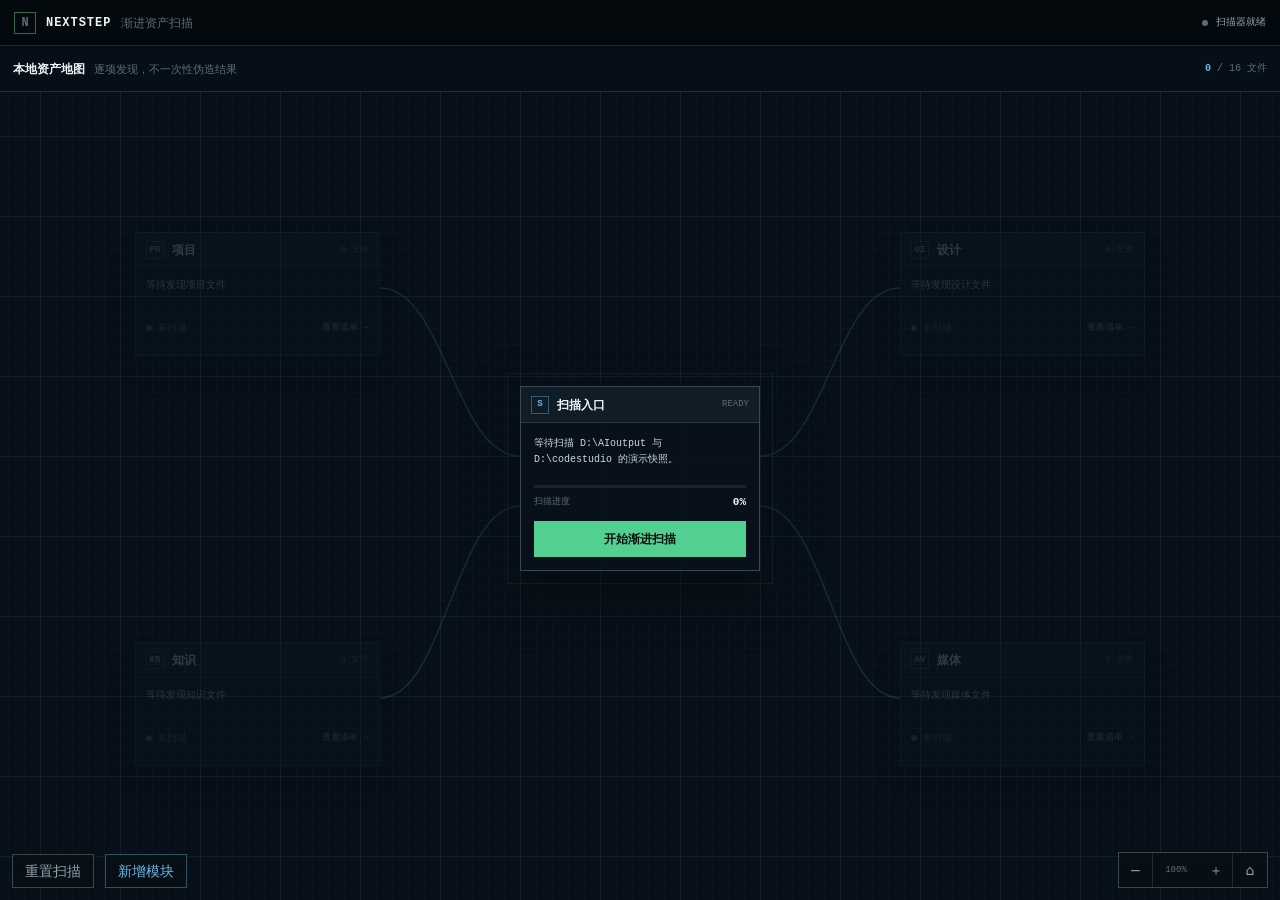
<file: demo-scan.html>
<!doctype html>
<html lang="zh-CN">
<head>
  <meta charset="UTF-8">
  <meta name="viewport" content="width=device-width, initial-scale=1, viewport-fit=cover">
  <meta name="color-scheme" content="dark">
  <title>NextStep｜渐进资产扫描</title>
  <style>
    :root {
      --bg: #05090d;
      --panel: #091119;
      --panel-2: #0c1721;
      --surface: #101c26;
      --ink: #edf5f7;
      --muted: #8ea0aa;
      --faint: #5c6d77;
      --line: rgba(170, 201, 215, .16);
      --line-strong: rgba(170, 201, 215, .3);
      --blue: #69b8e8;
      --blue-soft: rgba(76, 164, 220, .14);
      --amber: #e4aa5b;
      --amber-soft: rgba(228, 170, 91, .12);
      --green: #53cf91;
      --green-soft: rgba(83, 207, 145, .12);
      --mono: "SFMono-Regular", Consolas, "Liberation Mono", monospace;
      --sans: Inter, "Microsoft YaHei UI", "PingFang SC", system-ui, sans-serif;
    }
    * { box-sizing: border-box; }
    html, body { width: 100%; height: 100%; margin: 0; overflow: hidden; background: var(--bg); }
    body { color: var(--ink); font: 14px/1.5 var(--sans); -webkit-font-smoothing: antialiased; }
    button { color: inherit; font: inherit; }
    button:focus-visible, [tabindex="0"]:focus-visible { outline: 2px solid var(--blue); outline-offset: 2px; }
    .app { display: grid; grid-template-rows: 46px minmax(0, 1fr); width: 100%; height: 100%; background: radial-gradient(circle at 50% 20%, rgba(51, 122, 158, .08), transparent 38%), var(--bg); }
    .topbar { position: relative; z-index: 30; display: flex; align-items: center; justify-content: space-between; min-width: 0; padding: 0 14px; border-bottom: 1px solid var(--line); background: rgba(5, 9, 13, .94); }
    .brand { display: flex; align-items: center; min-width: 0; gap: 10px; }
    .brand-mark { display: grid; place-items: center; width: 22px; height: 22px; border: 1px solid rgba(83, 207, 145, .5); color: var(--green); font: 700 11px/1 var(--mono); }
    .brand strong { font: 600 12px/1 var(--mono); letter-spacing: .08em; }
    .brand span { overflow: hidden; color: var(--faint); font-size: 12px; text-overflow: ellipsis; white-space: nowrap; }
    .run-state { display: flex; align-items: center; gap: 8px; color: var(--muted); font: 10px/1 var(--mono); white-space: nowrap; }
    .run-state i { width: 6px; height: 6px; border-radius: 50%; background: var(--faint); }
    .run-state[data-phase="scanning"] i { background: var(--blue); box-shadow: 0 0 10px rgba(105, 184, 232, .8); animation: pulse 1s ease infinite; }
    .run-state[data-phase="complete"] i { background: var(--green); box-shadow: 0 0 10px rgba(83, 207, 145, .65); }
    .canvas { position: relative; min-width: 0; min-height: 0; overflow: hidden; background: #071019; }
    .canvas-head { position: absolute; z-index: 16; top: 0; right: 0; left: 0; display: flex; align-items: center; justify-content: space-between; min-height: 46px; padding: 0 13px; border-bottom: 1px solid var(--line); background: rgba(7, 16, 25, .9); backdrop-filter: blur(12px); }
    .canvas-title { display: flex; align-items: baseline; min-width: 0; gap: 9px; }
    .canvas-title strong { font-size: 12px; font-weight: 650; }
    .canvas-title span { overflow: hidden; color: var(--faint); font-size: 10.5px; text-overflow: ellipsis; white-space: nowrap; }
    .scan-meta { color: var(--faint); font: 10px/1 var(--mono); }
    .scan-meta b { color: var(--blue); font-weight: 600; }
    .viewport { position: absolute; inset: 46px 0 0; overflow: hidden; cursor: grab; touch-action: none; background-color: #071019; background-image: linear-gradient(rgba(126, 165, 183, .07) 1px, transparent 1px), linear-gradient(90deg, rgba(126, 165, 183, .07) 1px, transparent 1px), linear-gradient(rgba(126, 165, 183, .025) 1px, transparent 1px), linear-gradient(90deg, rgba(126, 165, 183, .025) 1px, transparent 1px); background-size: 80px 80px, 80px 80px, 16px 16px, 16px 16px; }
    .viewport.is-panning { cursor: grabbing; }
    .world { position: absolute; top: 0; left: 0; width: 1200px; height: 720px; transform-origin: 0 0; will-change: transform; }
    .edges { position: absolute; inset: 0; width: 1200px; height: 720px; overflow: visible; pointer-events: none; }
    .edge { fill: none; stroke: rgba(112, 174, 205, .16); stroke-width: 1.5; vector-effect: non-scaling-stroke; transition: stroke .2s ease; }
    .edge.is-active { stroke: var(--blue); stroke-dasharray: 6 5; animation: dash 1.4s linear infinite; }
    .edge.is-done { stroke: rgba(83, 207, 145, .55); }
    .scan-core { position: absolute; z-index: 4; left: 480px; top: 250px; width: 240px; min-height: 180px; border: 1px solid var(--line-strong); background: rgba(9, 18, 25, .96); box-shadow: 0 20px 55px rgba(0, 0, 0, .34); }
    .scan-core::before { position: absolute; inset: -14px; border: 1px solid rgba(105, 184, 232, .08); pointer-events: none; content: ""; }
    .scan-core.is-running::before { border-color: rgba(105, 184, 232, .26); animation: coreRing 1.4s ease infinite; }
    .core-head { display: flex; align-items: center; gap: 8px; min-height: 36px; padding: 0 10px; border-bottom: 1px solid var(--line); background: rgba(20, 36, 47, .66); }
    .core-icon { display: grid; place-items: center; width: 18px; height: 18px; border: 1px solid rgba(105, 184, 232, .4); color: var(--blue); font: 700 9px/1 var(--mono); }
    .core-head strong { flex: 1; font-size: 12px; }
    .core-phase { color: var(--faint); font: 9px/1 var(--mono); }
    .core-body { padding: 13px; }
    .scan-path { height: 36px; margin: 0 0 13px; overflow: hidden; color: #cbd8dc; font: 10px/1.55 var(--mono); overflow-wrap: anywhere; }
    .progress-track { height: 3px; overflow: hidden; background: rgba(170, 201, 215, .1); }
    .progress-fill { width: 0; height: 100%; background: var(--blue); transition: width .24s ease; }
    .scan-count { display: flex; align-items: center; justify-content: space-between; margin-top: 9px; color: var(--faint); font: 9px/1 var(--mono); }
    .scan-count b { color: var(--ink); font-size: 11px; font-weight: 600; }
    .scan-primary { width: 100%; min-height: 36px; margin-top: 13px; border: 1px solid rgba(83, 207, 145, .56); color: #06130d; background: var(--green); font-size: 12px; font-weight: 700; cursor: pointer; }
    .scan-primary:hover { filter: brightness(1.07); }
    .scan-core.is-running .scan-primary { border-color: rgba(105, 184, 232, .48); color: var(--blue); background: var(--blue-soft); }
    .module { position: absolute; z-index: 3; width: 245px; min-height: 124px; border: 1px solid rgba(145, 181, 198, .24); color: var(--ink); background: rgba(13, 24, 33, .96); box-shadow: 0 16px 38px rgba(0, 0, 0, .28); opacity: .18; transform: translateY(6px); pointer-events: none; transition: opacity .24s ease, transform .24s ease, border-color .2s ease, box-shadow .2s ease; }
    .module.is-discovered { opacity: 1; transform: none; pointer-events: auto; cursor: pointer; }
    .module.is-active { border-color: rgba(105, 184, 232, .72); box-shadow: 0 18px 44px rgba(0, 0, 0, .34), 0 0 0 1px rgba(105, 184, 232, .12); }
    .module.is-complete { border-color: rgba(83, 207, 145, .42); }
    .module.is-selected { box-shadow: 0 0 0 2px rgba(105, 184, 232, .42), 0 18px 44px rgba(0, 0, 0, .34); }
    .module[data-module="projects"] { left: 95px; top: 90px; }
    .module[data-module="design"] { left: 860px; top: 90px; }
    .module[data-module="knowledge"] { left: 95px; top: 500px; }
    .module[data-module="media"] { left: 860px; top: 500px; }
    .module[data-module="custom"] { left: 478px; top: 520px; }
    .module-head { display: flex; align-items: center; gap: 8px; min-height: 35px; padding: 0 10px; border-bottom: 1px solid var(--line); background: rgba(20, 36, 47, .62); }
    .module-icon { display: grid; place-items: center; width: 18px; height: 18px; border: 1px solid rgba(105, 184, 232, .32); color: var(--blue); font: 700 9px/1 var(--mono); }
    .module-title { flex: 1; font-size: 12px; font-weight: 650; }
    .module-total { color: var(--faint); font: 9px/1 var(--mono); }
    .module-body { padding: 10px; }
    .module-latest { min-height: 34px; margin: 0; color: #c5d2d7; font: 10px/1.55 var(--mono); overflow-wrap: anywhere; }
    .module-foot { display: flex; align-items: center; justify-content: space-between; margin-top: 9px; color: var(--faint); font-size: 9.5px; }
    .module-state { display: inline-flex; align-items: center; gap: 5px; }
    .module-state::before { width: 6px; height: 6px; border-radius: 50%; background: var(--faint); content: ""; }
    .module.is-active .module-state::before { background: var(--blue); box-shadow: 0 0 8px rgba(105, 184, 232, .7); }
    .module.is-complete .module-state::before { background: var(--green); }
    .module-open { color: #7fb7d3; font: 9px/1 var(--mono); }
    .drawer { position: absolute; z-index: 20; top: 58px; right: 12px; bottom: 58px; display: grid; grid-template-rows: auto auto minmax(0, 1fr); width: min(310px, calc(100% - 24px)); border: 1px solid var(--line-strong); background: rgba(8, 16, 22, .95); box-shadow: 0 20px 50px rgba(0, 0, 0, .38); backdrop-filter: blur(14px); opacity: 0; transform: translateX(10px); pointer-events: none; transition: opacity .18s ease, transform .18s ease; }
    .drawer.is-open { opacity: 1; transform: none; pointer-events: auto; }
    .drawer-head { display: flex; align-items: center; gap: 9px; min-height: 43px; padding: 0 10px; border-bottom: 1px solid var(--line); }
    .drawer-head strong { flex: 1; font-size: 12px; }
    .drawer-count { color: var(--green); font: 9px/1 var(--mono); }
    .drawer-close { width: 28px; height: 28px; border: 0; color: var(--faint); background: transparent; cursor: pointer; }
    .drawer-summary { padding: 10px; border-bottom: 1px solid var(--line); color: var(--muted); font-size: 10.5px; }
    .file-list { min-height: 0; margin: 0; padding: 8px 10px 14px; overflow: auto; list-style: none; scrollbar-width: thin; scrollbar-color: rgba(132, 160, 173, .28) transparent; }
    .file-item { display: grid; grid-template-columns: 26px minmax(0, 1fr); gap: 8px; padding: 9px 0; border-bottom: 1px solid var(--line); }
    .file-index { color: var(--faint); font: 9px/1.5 var(--mono); }
    .file-name { display: block; overflow: hidden; color: #d7e2e5; font: 10px/1.5 var(--mono); text-overflow: ellipsis; white-space: nowrap; }
    .file-path { display: block; margin-top: 2px; color: var(--faint); font: 9px/1.45 var(--mono); overflow-wrap: anywhere; }
    .file-empty { padding: 16px 0; color: var(--faint); font-size: 11px; text-align: center; }
    .toolbar { position: absolute; z-index: 17; right: 12px; bottom: 12px; display: flex; align-items: center; border: 1px solid var(--line-strong); background: rgba(8, 16, 22, .9); backdrop-filter: blur(12px); }
    .control { min-width: 34px; height: 34px; border: 0; border-right: 1px solid var(--line); color: var(--muted); background: transparent; cursor: pointer; }
    .control:last-child { border-right: 0; }
    .control:hover { color: var(--ink); background: rgba(105, 184, 232, .09); }
    .zoom-label { min-width: 46px; color: var(--faint); font: 9px/1 var(--mono); text-align: center; }
    .reset-scan { position: absolute; z-index: 17; left: 12px; bottom: 12px; min-height: 34px; padding: 0 12px; border: 1px solid var(--line-strong); color: var(--muted); background: rgba(8, 16, 22, .9); cursor: pointer; }
    .reset-scan:hover { color: var(--ink); border-color: rgba(105, 184, 232, .5); }
    .add-module { position: absolute; z-index: 17; left: 105px; bottom: 12px; min-height: 34px; padding: 0 12px; border: 1px solid rgba(105, 184, 232, .4); color: var(--blue); background: rgba(8, 16, 22, .9); cursor: pointer; }
    .add-module:hover:not(:disabled) { background: var(--blue-soft); }
    .add-module:disabled { border-color: var(--line); color: var(--faint); cursor: default; }
    .live { position: absolute; width: 1px; height: 1px; margin: -1px; overflow: hidden; clip: rect(0, 0, 0, 0); }
    @keyframes dash { to { stroke-dashoffset: -22; } }
    @keyframes pulse { 50% { opacity: .35; } }
    @keyframes coreRing { 50% { inset: -22px; opacity: .25; } }
    @media (max-width: 700px) {
      html, body { overflow: auto; }
      .app { height: auto; min-height: 900px; grid-template-rows: 44px 856px; }
      .brand span, .run-state span { display: none; }
      .canvas-head { min-height: 44px; }
      .viewport { top: 44px; }
      .drawer { top: auto; right: 8px; bottom: 54px; left: 8px; width: auto; height: 245px; }
      .toolbar { right: 8px; bottom: 8px; }
      .reset-scan { left: 8px; bottom: 8px; }
      .add-module { left: 101px; bottom: 8px; }
      .canvas-title span { display: none; }
    }
    @media (prefers-reduced-motion: reduce) {
      *, *::before, *::after { animation-duration: 1ms !important; animation-iteration-count: 1 !important; transition-duration: 1ms !important; }
    }
  </style>
</head>
<body>
  <main class="app">
    <header class="topbar">
      <div class="brand"><span class="brand-mark">N</span><strong>NEXTSTEP</strong><span>渐进资产扫描</span></div>
      <div class="run-state" id="run-state" data-phase="idle"><i></i><span id="run-label">扫描器就绪</span></div>
    </header>
    <section class="canvas" aria-label="资产扫描画布">
      <header class="canvas-head">
        <div class="canvas-title"><strong>本地资产地图</strong><span>逐项发现，不一次性伪造结果</span></div>
        <div class="scan-meta"><b id="found-count">0</b> / <span id="total-count">16</span> 文件</div>
      </header>
      <div class="viewport" id="viewport">
        <div class="world" id="world">
          <svg class="edges" id="module-edges" viewBox="0 0 1200 720" aria-hidden="true">
            <path class="edge" data-edge="projects" d="M480 320 C415 320 405 152 340 152"></path>
            <path class="edge" data-edge="design" d="M720 320 C785 320 795 152 860 152"></path>
            <path class="edge" data-edge="knowledge" d="M480 370 C415 370 405 562 340 562"></path>
            <path class="edge" data-edge="media" d="M720 370 C785 370 795 562 860 562"></path>
          </svg>
          <article class="scan-core" id="scan-core">
            <header class="core-head"><span class="core-icon">S</span><strong>扫描入口</strong><span class="core-phase" id="core-phase">READY</span></header>
            <div class="core-body">
              <p class="scan-path" id="scan-path">等待扫描 D:\AIoutput 与 D:\codestudio 的演示快照。</p>
              <div class="progress-track"><div class="progress-fill" id="progress-fill"></div></div>
              <div class="scan-count"><span>扫描进度</span><b id="progress-text">0%</b></div>
              <button class="scan-primary" id="scan-button" type="button">开始渐进扫描</button>
            </div>
          </article>
          <article class="module" data-module="projects" tabindex="0" role="button" aria-label="打开项目模块文件清单"><header class="module-head"><span class="module-icon">PR</span><strong class="module-title">项目</strong><span class="module-total" data-count>0 文件</span></header><div class="module-body"><p class="module-latest" data-latest>等待发现项目文件</p><div class="module-foot"><span class="module-state" data-state>未扫描</span><span class="module-open">查看清单 →</span></div></div></article>
          <article class="module" data-module="design" tabindex="0" role="button" aria-label="打开设计模块文件清单"><header class="module-head"><span class="module-icon">UI</span><strong class="module-title">设计</strong><span class="module-total" data-count>0 文件</span></header><div class="module-body"><p class="module-latest" data-latest>等待发现设计资产</p><div class="module-foot"><span class="module-state" data-state>未扫描</span><span class="module-open">查看清单 →</span></div></div></article>
          <article class="module" data-module="knowledge" tabindex="0" role="button" aria-label="打开知识模块文件清单"><header class="module-head"><span class="module-icon">KB</span><strong class="module-title">知识</strong><span class="module-total" data-count>0 文件</span></header><div class="module-body"><p class="module-latest" data-latest>等待发现知识文档</p><div class="module-foot"><span class="module-state" data-state>未扫描</span><span class="module-open">查看清单 →</span></div></div></article>
          <article class="module" data-module="media" tabindex="0" role="button" aria-label="打开媒体模块文件清单"><header class="module-head"><span class="module-icon">AV</span><strong class="module-title">媒体</strong><span class="module-total" data-count>0 文件</span></header><div class="module-body"><p class="module-latest" data-latest>等待发现媒体文件</p><div class="module-foot"><span class="module-state" data-state>未扫描</span><span class="module-open">查看清单 →</span></div></div></article>
        </div>
      </div>
      <aside class="drawer" id="drawer" aria-hidden="true" aria-label="模块文件清单"><header class="drawer-head"><strong id="drawer-title">模块清单</strong><span class="drawer-count" id="drawer-count">0 FILES</span><button class="drawer-close" id="drawer-close" type="button" aria-label="关闭清单">×</button></header><div class="drawer-summary" id="drawer-summary">扫描过程中会实时补充文件。</div><ol class="file-list" id="file-list"></ol></aside>
      <button class="reset-scan" id="reset-scan" type="button">重置扫描</button>
      <button class="add-module" id="add-module" type="button">新增模块</button>
      <div class="toolbar" aria-label="画布控制"><button class="control" id="zoom-out" type="button" aria-label="缩小">−</button><span class="zoom-label" id="zoom-label">100%</span><button class="control" id="zoom-in" type="button" aria-label="放大">＋</button><button class="control" id="fit-view" type="button" aria-label="适应画布">⌂</button></div>
      <p class="live" id="live" role="status" aria-live="polite"></p>
    </section>
  </main>
  <script>
    (function () {
      'use strict';
      var catalog = [
        { module: 'projects', name: 'next-step-eliminator/package.json', root: 'D:\\codestudio' },
        { module: 'knowledge', name: '周级知识提炼.md', root: 'D:\\AIoutput' },
        { module: 'design', name: 'canvas-workbench.fig', root: 'D:\\AIoutput\\design' },
        { module: 'media', name: 'release-walkthrough.mp4', root: 'E:\\media' },
        { module: 'projects', name: 'personal-site/src/app/page.tsx', root: 'D:\\AIoutput' },
        { module: 'design', name: 'mobile-layout-notes.png', root: 'D:\\AIoutput\\design' },
        { module: 'knowledge', name: 'PROJECT_RULES.md', root: 'D:\\codestudio\\next-step-eliminator' },
        { module: 'projects', name: 'CanvasWorkbench.tsx', root: 'D:\\codestudio\\next-step-eliminator' },
        { module: 'media', name: 'node-stream-preview.webm', root: 'D:\\AIoutput\\previews' },
        { module: 'knowledge', name: 'Bug 档案.md', root: '%APPDATA%\\next-step' },
        { module: 'design', name: 'node-states.svg', root: 'D:\\AIoutput\\design' },
        { module: 'media', name: 'interface-reference.jpg', root: 'E:\\references' },
        { module: 'projects', name: 'demo-sync.html', root: 'D:\\codestudio\\next-step-eliminator' },
        { module: 'knowledge', name: 'DESIGN_PHILOSOPHY.md', root: 'D:\\codestudio\\next-step-eliminator\\docs' },
        { module: 'design', name: 'canvas-spacing.tokens.json', root: 'D:\\AIoutput\\design' },
        { module: 'media', name: 'agent-confirmation.wav', root: 'D:\\AIoutput\\audio' }
      ];
      var moduleNames = { projects: '项目', design: '设计', knowledge: '知识', media: '媒体' };
      var state = { phase: 'idle', index: 0, active: '', selected: '', files: emptyBuckets() };
      var timer = 0;
      var token = 0;
      var view = { x: 0, y: 0, scale: 1 };
      var gesture = null;
      var viewport = document.getElementById('viewport');
      var world = document.getElementById('world');
      var scanCore = document.getElementById('scan-core');
      var scanButton = document.getElementById('scan-button');
      var resetButton = document.getElementById('reset-scan');
      var addModuleButton = document.getElementById('add-module');
      var runState = document.getElementById('run-state');
      var runLabel = document.getElementById('run-label');
      var corePhase = document.getElementById('core-phase');
      var scanPath = document.getElementById('scan-path');
      var progressFill = document.getElementById('progress-fill');
      var progressText = document.getElementById('progress-text');
      var foundCount = document.getElementById('found-count');
      var drawer = document.getElementById('drawer');
      var drawerTitle = document.getElementById('drawer-title');
      var drawerCount = document.getElementById('drawer-count');
      var drawerSummary = document.getElementById('drawer-summary');
      var fileList = document.getElementById('file-list');
      var zoomLabel = document.getElementById('zoom-label');
      var live = document.getElementById('live');
      var modules = Array.prototype.slice.call(document.querySelectorAll('.module'));
      var edges = Array.prototype.slice.call(document.querySelectorAll('.edge'));
      function emptyBuckets() { return { projects: [], design: [], knowledge: [], media: [] }; }
      function announce(message) { live.textContent = ''; requestAnimationFrame(function () { live.textContent = message; }); }
      function renderDrawer() {
        if (!state.selected) { drawer.classList.remove('is-open'); drawer.setAttribute('aria-hidden', 'true'); return; }
        var files = state.files[state.selected];
        drawer.classList.add('is-open');
        drawer.setAttribute('aria-hidden', 'false');
        drawerTitle.textContent = moduleNames[state.selected] + '模块';
        drawerCount.textContent = files.length + ' FILES';
        drawerSummary.textContent = state.phase === 'complete' ? '扫描完成，以下为本轮归类结果。' : '扫描过程中会实时补充文件。';
        fileList.textContent = '';
        if (!files.length) { var empty = document.createElement('li'); empty.className = 'file-empty'; empty.textContent = '尚未发现文件'; fileList.appendChild(empty); return; }
        files.forEach(function (file, index) {
          var item = document.createElement('li');
          item.className = 'file-item';
          var number = document.createElement('span');
          number.className = 'file-index';
          number.textContent = String(index + 1).padStart(2, '0');
          var copy = document.createElement('span');
          var name = document.createElement('strong');
          name.className = 'file-name';
          name.textContent = file.name;
          var path = document.createElement('span');
          path.className = 'file-path';
          path.textContent = file.root;
          copy.appendChild(name);
          copy.appendChild(path);
          item.appendChild(number);
          item.appendChild(copy);
          fileList.appendChild(item);
        });
      }
      function render() {
        var progress = Math.round(state.index / catalog.length * 100);
        runState.dataset.phase = state.phase;
        scanCore.classList.toggle('is-running', state.phase === 'scanning');
        foundCount.textContent = String(state.index);
        progressFill.style.width = progress + '%';
        progressText.textContent = progress + '%';
        if (state.phase === 'idle') { runLabel.textContent = '扫描器就绪'; corePhase.textContent = 'READY'; scanPath.textContent = '等待扫描 D:\\AIoutput 与 D:\\codestudio 的演示快照。'; scanButton.textContent = '开始渐进扫描'; }
        else if (state.phase === 'scanning') { runLabel.textContent = '正在渐进扫描'; corePhase.textContent = 'SCANNING'; scanButton.textContent = '暂停扫描'; }
        else if (state.phase === 'paused') { runLabel.textContent = '扫描已暂停'; corePhase.textContent = 'PAUSED'; scanButton.textContent = '继续扫描'; }
        else { runLabel.textContent = '扫描完成'; corePhase.textContent = 'COMPLETE'; scanPath.textContent = '16 个文件已归入 4 个模块，可打开节点检查清单。'; scanButton.textContent = '再次扫描'; }
        modules.forEach(function (node) {
          var id = node.dataset.module;
          var files = state.files[id];
          var manual = node.dataset.manual === 'true';
          var discovered = files.length > 0 || manual;
          var finished = !manual && (state.phase === 'complete' || (state.index > 0 && !catalog.slice(state.index).some(function (item) { return item.module === id; })));
          node.classList.toggle('is-discovered', discovered);
          node.classList.toggle('is-active', state.phase === 'scanning' && state.active === id);
          node.classList.toggle('is-complete', discovered && finished);
          node.classList.toggle('is-selected', state.selected === id);
          node.querySelector('[data-count]').textContent = files.length + ' 文件';
          node.querySelector('[data-latest]').textContent = files.length ? files[files.length - 1].name : manual ? '空模块，等待手动归类' : '等待发现' + moduleNames[id] + '文件';
          node.querySelector('[data-state]').textContent = manual && !files.length ? '新模块' : !discovered ? '未扫描' : state.active === id && state.phase === 'scanning' ? '正在归类' : finished ? '已归类' : '等待追加';
        });
        edges.forEach(function (edge) {
          var id = edge.dataset.edge;
          var hasFiles = state.files[id].length > 0;
          var hasRemaining = catalog.slice(state.index).some(function (item) { return item.module === id; });
          edge.classList.toggle('is-active', state.phase === 'scanning' && state.active === id);
          edge.classList.toggle('is-done', hasFiles && !hasRemaining);
        });
        renderDrawer();
      }
      function schedule(id) {
        clearTimeout(timer);
        timer = setTimeout(function () {
          if (id !== token || state.phase !== 'scanning') return;
          var item = catalog[state.index];
          state.active = item.module;
          state.files[item.module].push(item);
          state.index += 1;
          scanPath.textContent = item.root + '\\' + item.name;
          render();
          if (state.index >= catalog.length) { state.phase = 'complete'; state.active = ''; render(); announce('扫描完成，16 个文件已归入 4 个模块。'); return; }
          schedule(id);
        }, 380);
      }
      function startOrPause() {
        if (state.phase === 'scanning') { token += 1; clearTimeout(timer); state.phase = 'paused'; render(); announce('扫描已暂停。'); return; }
        if (state.phase === 'complete') resetScan(false);
        state.phase = 'scanning';
        token += 1;
        render();
        announce(state.index ? '继续渐进扫描。' : '开始渐进扫描。');
        schedule(token);
      }
      function resetScan(shouldAnnounce) {
        token += 1;
        clearTimeout(timer);
        var customNode = document.querySelector('.module[data-module="custom"]');
        var customEdge = document.querySelector('.edge[data-edge="custom"]');
        if (customNode) customNode.remove();
        if (customEdge) customEdge.remove();
        modules = modules.filter(function (node) { return node.dataset.module !== 'custom'; });
        edges = edges.filter(function (edge) { return edge.dataset.edge !== 'custom'; });
        delete moduleNames.custom;
        addModuleButton.disabled = false;
        addModuleButton.textContent = '新增模块';
        state = { phase: 'idle', index: 0, active: '', selected: '', files: emptyBuckets() };
        render();
        if (shouldAnnounce !== false) announce('扫描状态与模块清单已重置。');
      }
      function openModule(node) { if (!node.classList.contains('is-discovered')) return; state.selected = node.dataset.module; render(); announce('已打开' + moduleNames[state.selected] + '模块文件清单。'); }
      function bindModule(node) {
        node.addEventListener('click', function () { openModule(node); });
        node.addEventListener('keydown', function (event) { if (event.key === 'Enter' || event.key === ' ') { event.preventDefault(); openModule(node); } });
      }
      function addModule() {
        if (state.files.custom) return;
        state.files.custom = [];
        moduleNames.custom = '待整理';
        var node = document.createElement('article');
        node.className = 'module';
        node.dataset.module = 'custom';
        node.dataset.manual = 'true';
        node.tabIndex = 0;
        node.setAttribute('role', 'button');
        node.setAttribute('aria-label', '打开待整理模块文件清单');
        node.innerHTML = '<header class="module-head"><span class="module-icon">＋</span><strong class="module-title">待整理</strong><span class="module-total" data-count>0 文件</span></header><div class="module-body"><p class="module-latest" data-latest>空模块，等待手动归类</p><div class="module-foot"><span class="module-state" data-state>新模块</span><span class="module-open">查看清单 →</span></div></div>';
        world.appendChild(node);
        modules.push(node);
        bindModule(node);
        var edge = document.createElementNS('http://www.w3.org/2000/svg', 'path');
        edge.setAttribute('class', 'edge');
        edge.dataset.edge = 'custom';
        edge.setAttribute('d', 'M600 430 C600 465 600 485 600 520');
        document.getElementById('module-edges').appendChild(edge);
        edges.push(edge);
        state.selected = 'custom';
        addModuleButton.disabled = true;
        addModuleButton.textContent = '模块已添加';
        render();
        announce('已新增待整理模块，可打开查看空清单。');
      }
      function applyView() {
        world.style.transform = 'translate(' + view.x + 'px,' + view.y + 'px) scale(' + view.scale + ')';
        zoomLabel.textContent = Math.round(view.scale * 100) + '%';
        var major = 80 * view.scale;
        var minor = 16 * view.scale;
        viewport.style.backgroundPosition = view.x + 'px ' + view.y + 'px';
        viewport.style.backgroundSize = major + 'px ' + major + 'px, ' + major + 'px ' + major + 'px, ' + minor + 'px ' + minor + 'px, ' + minor + 'px ' + minor + 'px';
      }
      function setView(x, y, scale) { view.x = x; view.y = y; view.scale = Math.max(.45, Math.min(1.55, scale)); applyView(); }
      function fitView() { var rect = viewport.getBoundingClientRect(); var scale = Math.min(1, Math.max(.45, Math.min((rect.width - 30) / 1200, (rect.height - 30) / 720))); setView((rect.width - 1200 * scale) / 2, (rect.height - 720 * scale) / 2, scale); }
      function zoomAt(clientX, clientY, factor) { var rect = viewport.getBoundingClientRect(); var px = clientX - rect.left; var py = clientY - rect.top; var worldX = (px - view.x) / view.scale; var worldY = (py - view.y) / view.scale; var next = Math.max(.45, Math.min(1.55, view.scale * factor)); setView(px - worldX * next, py - worldY * next, next); }
      scanButton.addEventListener('click', startOrPause);
      resetButton.addEventListener('click', function () { resetScan(true); });
      addModuleButton.addEventListener('click', addModule);
      document.getElementById('drawer-close').addEventListener('click', function () { state.selected = ''; render(); });
      modules.forEach(bindModule);
      viewport.addEventListener('pointerdown', function (event) {
        if (event.button !== 0 || event.target.closest('.module, .scan-core')) return;
        gesture = { x: event.clientX, y: event.clientY, startX: view.x, startY: view.y };
        viewport.classList.add('is-panning');
        viewport.setPointerCapture(event.pointerId);
      });
      viewport.addEventListener('pointermove', function (event) { if (!gesture) return; setView(gesture.startX + event.clientX - gesture.x, gesture.startY + event.clientY - gesture.y, view.scale); });
      viewport.addEventListener('pointerup', function () { gesture = null; viewport.classList.remove('is-panning'); });
      viewport.addEventListener('pointercancel', function () { gesture = null; viewport.classList.remove('is-panning'); });
      viewport.addEventListener('wheel', function (event) { event.preventDefault(); zoomAt(event.clientX, event.clientY, event.deltaY < 0 ? 1.1 : .9); }, { passive: false });
      document.getElementById('zoom-in').addEventListener('click', function () { var rect = viewport.getBoundingClientRect(); zoomAt(rect.left + rect.width / 2, rect.top + rect.height / 2, 1.12); });
      document.getElementById('zoom-out').addEventListener('click', function () { var rect = viewport.getBoundingClientRect(); zoomAt(rect.left + rect.width / 2, rect.top + rect.height / 2, .88); });
      document.getElementById('fit-view').addEventListener('click', fitView);
      addEventListener('resize', fitView);
      document.getElementById('total-count').textContent = String(catalog.length);
      render();
      requestAnimationFrame(fitView);
    }());
  </script>
</body>
</html>
</file>
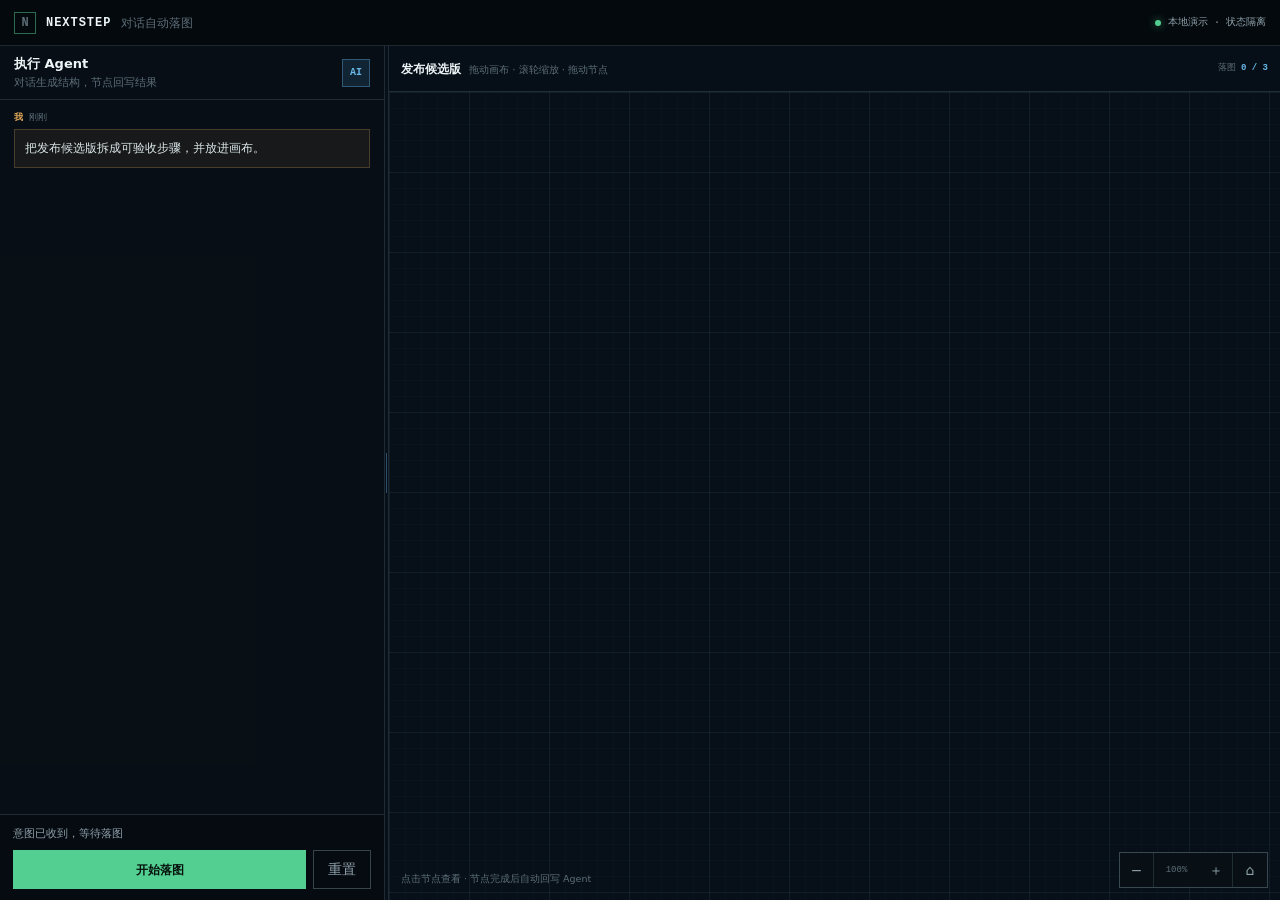
<file: demo-sync.html>
<!doctype html>
<html lang="zh-CN">
<head>
  <meta charset="UTF-8">
  <meta name="viewport" content="width=device-width, initial-scale=1, viewport-fit=cover">
  <meta name="color-scheme" content="dark">
  <title>NextStep｜对话自动落图</title>
  <style>
    :root {
      --bg: #05090d;
      --panel: #091119;
      --surface: #101c26;
      --ink: #edf5f7;
      --muted: #8ea0aa;
      --faint: #5c6d77;
      --line: rgba(170, 201, 215, .16);
      --line-strong: rgba(170, 201, 215, .3);
      --blue: #69b8e8;
      --blue-soft: rgba(76, 164, 220, .15);
      --amber: #e4aa5b;
      --amber-soft: rgba(228, 170, 91, .12);
      --green: #53cf91;
      --green-soft: rgba(83, 207, 145, .13);
      --mono: "SFMono-Regular", Consolas, "Liberation Mono", monospace;
      --sans: Inter, "Microsoft YaHei UI", "PingFang SC", system-ui, sans-serif;
    }
    * { box-sizing: border-box; }
    html, body { width: 100%; height: 100%; margin: 0; overflow: hidden; background: var(--bg); }
    body { color: var(--ink); font: 14px/1.5 var(--sans); -webkit-font-smoothing: antialiased; }
    button { color: inherit; font: inherit; }
    button:focus-visible, [tabindex="0"]:focus-visible { outline: 2px solid var(--blue); outline-offset: 2px; }
    .app { display: grid; grid-template-rows: 46px minmax(0, 1fr); width: 100%; height: 100%; background: var(--bg); }
    .topbar { position: relative; z-index: 30; display: flex; align-items: center; justify-content: space-between; padding: 0 14px; border-bottom: 1px solid var(--line); background: rgba(5, 9, 13, .94); }
    .brand { display: flex; align-items: center; min-width: 0; gap: 10px; }
    .brand-mark { display: grid; place-items: center; width: 22px; height: 22px; border: 1px solid rgba(83, 207, 145, .5); color: var(--green); font: 700 11px/1 var(--mono); }
    .brand strong { font: 600 12px/1 var(--mono); letter-spacing: .08em; }
    .brand span { overflow: hidden; color: var(--faint); font-size: 12px; text-overflow: ellipsis; white-space: nowrap; }
    .top-state { display: flex; align-items: center; gap: 7px; color: var(--muted); font: 10px/1 var(--mono); }
    .top-state i { width: 6px; height: 6px; border-radius: 50%; background: var(--green); box-shadow: 0 0 9px rgba(83, 207, 145, .65); }
    .workbench { --agent-width: 30%; display: grid; grid-template-columns: minmax(230px, var(--agent-width)) 5px minmax(0, 1fr); min-width: 0; min-height: 0; }
    .agent { display: grid; grid-template-rows: auto minmax(0, 1fr) auto; min-width: 0; min-height: 0; background: rgba(8, 15, 21, .96); }
    .agent-head { display: flex; align-items: center; justify-content: space-between; min-height: 54px; padding: 0 14px; border-bottom: 1px solid var(--line); }
    .agent-head strong { display: block; font-size: 13px; }
    .agent-head small { display: block; margin-top: 2px; color: var(--faint); font-size: 10.5px; }
    .avatar { display: grid; place-items: center; width: 28px; height: 28px; border: 1px solid rgba(105, 184, 232, .36); color: var(--blue); background: var(--blue-soft); font: 700 10px/1 var(--mono); }
    .messages { min-height: 0; overflow: auto; padding: 14px; scrollbar-width: thin; scrollbar-color: rgba(132, 160, 173, .28) transparent; }
    .message { display: none; margin: 0 0 17px; }
    .message.is-visible { display: block; animation: rise .2s ease both; }
    .message-meta { display: flex; align-items: center; gap: 6px; margin-bottom: 6px; color: var(--faint); font: 9px/1 var(--mono); }
    .message-meta b { color: var(--blue); font-weight: 600; }
    .message.user .message-meta b { color: var(--amber); }
    .bubble { padding: 9px 10px; border: 1px solid var(--line); color: #dce7e9; background: rgba(14, 25, 34, .78); font-size: 12px; line-height: 1.6; }
    .message.user .bubble { border-color: rgba(228, 170, 91, .24); background: rgba(228, 170, 91, .07); }
    .bubble p { margin: 0; }
    .trace { display: flex; align-items: center; gap: 7px; margin-top: 7px; color: var(--faint); font-size: 9.5px; }
    .trace::before { width: 10px; height: 1px; background: var(--blue); content: ""; }
    .message.confirm .bubble { border-color: rgba(83, 207, 145, .3); background: rgba(83, 207, 145, .07); }
    .message.confirm .message-meta b { color: var(--green); }
    .agent-foot { padding: 11px 13px; border-top: 1px solid var(--line); background: rgba(6, 11, 16, .88); }
    .stage-line { margin-bottom: 8px; color: var(--muted); font-size: 10.5px; }
    .agent-actions { display: grid; grid-template-columns: minmax(0, 1fr) auto; gap: 7px; }
    .run-button { min-height: 39px; border: 1px solid rgba(83, 207, 145, .55); color: #06130d; background: var(--green); font-size: 12px; font-weight: 700; cursor: pointer; }
    .run-button.is-running { border-color: rgba(105, 184, 232, .48); color: var(--blue); background: var(--blue-soft); }
    .quiet-button { min-width: 58px; min-height: 39px; padding: 0 10px; border: 1px solid var(--line-strong); color: var(--muted); background: transparent; cursor: pointer; }
    .run-button:hover, .quiet-button:hover { filter: brightness(1.08); }
    .divider { position: relative; z-index: 25; border-right: 1px solid rgba(170, 201, 215, .14); border-left: 1px solid rgba(170, 201, 215, .14); background: #071019; cursor: col-resize; touch-action: none; }
    .divider::after { position: absolute; top: 50%; left: 1px; width: 1px; height: 40px; background: rgba(105, 184, 232, .38); transform: translateY(-50%); content: ""; }
    .divider.is-dragging::after { background: var(--blue); box-shadow: 0 0 10px rgba(105, 184, 232, .6); }
    .canvas { position: relative; min-width: 0; min-height: 0; overflow: hidden; background: #071019; }
    .canvas-head { position: absolute; z-index: 16; top: 0; right: 0; left: 0; display: flex; align-items: center; justify-content: space-between; min-height: 46px; padding: 0 12px; border-bottom: 1px solid var(--line); background: rgba(7, 16, 25, .9); backdrop-filter: blur(12px); }
    .canvas-copy strong { font-size: 12px; font-weight: 650; }
    .canvas-copy span { margin-left: 8px; color: var(--faint); font-size: 10px; }
    .canvas-progress { color: var(--faint); font: 9px/1 var(--mono); }
    .canvas-progress b { color: var(--blue); font-weight: 600; }
    .viewport { position: absolute; inset: 46px 0 0; overflow: hidden; cursor: grab; touch-action: none; background-color: #071019; background-image: linear-gradient(rgba(126, 165, 183, .07) 1px, transparent 1px), linear-gradient(90deg, rgba(126, 165, 183, .07) 1px, transparent 1px), linear-gradient(rgba(126, 165, 183, .025) 1px, transparent 1px), linear-gradient(90deg, rgba(126, 165, 183, .025) 1px, transparent 1px); background-size: 80px 80px, 80px 80px, 16px 16px, 16px 16px; }
    .viewport.is-panning { cursor: grabbing; }
    .world { position: absolute; top: 0; left: 0; width: 1200px; height: 760px; transform-origin: 0 0; will-change: transform; }
    .edges { position: absolute; inset: 0; width: 1200px; height: 760px; overflow: visible; pointer-events: none; }
    .edge { fill: none; stroke: rgba(105, 184, 232, .38); stroke-width: 1.5; vector-effect: non-scaling-stroke; }
    .edge.is-building { stroke: var(--blue); stroke-dasharray: 6 5; animation: dash 1.5s linear infinite; }
    .edge.is-done { stroke: rgba(83, 207, 145, .62); }
    .node { position: absolute; z-index: 3; width: 250px; border: 1px solid rgba(145, 181, 198, .3); color: var(--ink); background: rgba(13, 24, 33, .97); box-shadow: 0 16px 36px rgba(0, 0, 0, .3); opacity: 0; transform: translateY(7px); pointer-events: none; transition: opacity .2s ease, transform .2s ease, border-color .18s ease, box-shadow .18s ease; }
    .node.is-visible { opacity: 1; transform: none; pointer-events: auto; }
    .node:hover, .node.is-selected { border-color: rgba(105, 184, 232, .7); box-shadow: 0 18px 42px rgba(0, 0, 0, .38), 0 0 0 1px rgba(105, 184, 232, .12); }
    .node.is-done { border-color: rgba(83, 207, 145, .52); }
    .node-head { display: flex; align-items: center; gap: 8px; min-height: 35px; padding: 0 10px; border-bottom: 1px solid var(--line); background: rgba(20, 36, 47, .68); cursor: move; user-select: none; }
    .node-icon { display: grid; place-items: center; width: 18px; height: 18px; border: 1px solid rgba(105, 184, 232, .35); color: var(--blue); font: 700 9px/1 var(--mono); }
    .node-title { flex: 1; overflow: hidden; font-size: 12px; font-weight: 650; text-overflow: ellipsis; white-space: nowrap; }
    .node-source { padding: 3px 5px; border: 1px solid var(--line); color: var(--muted); font: 8px/1 var(--mono); }
    .node-body { min-height: 78px; padding: 10px; }
    .node-summary { margin: 0; color: #cbd8dc; font-size: 11px; line-height: 1.55; cursor: text; user-select: text; }
    .node-foot { display: flex; align-items: center; justify-content: space-between; margin-top: 9px; color: var(--faint); font-size: 9.5px; }
    .node-state { display: inline-flex; align-items: center; gap: 5px; }
    .node-state::before { width: 6px; height: 6px; border-radius: 50%; background: var(--amber); content: ""; }
    .node.is-done .node-state::before { background: var(--green); }
    .port { position: absolute; z-index: 4; top: 50%; width: 10px; height: 10px; margin-top: -5px; border: 2px solid #08121a; border-radius: 50%; background: #6ea9c7; }
    .port.in { left: -6px; }
    .port.out { right: -6px; }
    .inspector { position: absolute; z-index: 20; top: 58px; right: 12px; width: min(235px, calc(100% - 24px)); border: 1px solid var(--line-strong); background: rgba(8, 16, 22, .95); box-shadow: 0 18px 42px rgba(0, 0, 0, .36); backdrop-filter: blur(13px); opacity: 0; transform: translateY(-6px); pointer-events: none; transition: opacity .18s ease, transform .18s ease; }
    .inspector.is-open { opacity: 1; transform: none; pointer-events: auto; }
    .inspector-head { display: flex; align-items: center; min-height: 38px; padding: 0 9px; border-bottom: 1px solid var(--line); }
    .inspector-head strong { flex: 1; font-size: 11px; }
    .inspector-close { width: 25px; height: 25px; border: 0; color: var(--faint); background: transparent; cursor: pointer; }
    .inspect-body { padding: 10px; }
    .inspect-body p { margin: 0; color: var(--muted); font-size: 10.5px; line-height: 1.55; }
    .inspect-meta { display: flex; justify-content: space-between; margin-top: 9px; color: var(--faint); font: 9px/1 var(--mono); }
    .complete-button { width: 100%; min-height: 34px; margin-top: 11px; border: 1px solid rgba(83, 207, 145, .5); color: var(--green); background: var(--green-soft); font-size: 11px; cursor: pointer; }
    .complete-button:hover:not(:disabled) { background: rgba(83, 207, 145, .2); }
    .complete-button:disabled { border-color: var(--line); color: var(--faint); background: transparent; cursor: default; }
    .node-editor { width: 100%; min-height: 62px; margin-top: 10px; padding: 7px; resize: vertical; border: 1px solid var(--line); color: var(--ink); background: rgba(3, 8, 12, .58); font: 10px/1.45 var(--sans); }
    .save-copy { width: 100%; min-height: 32px; margin-top: 6px; border: 1px solid rgba(105, 184, 232, .4); color: var(--blue); background: var(--blue-soft); font-size: 10.5px; cursor: pointer; }
    .selection-tools { position: absolute; z-index: 22; left: 12px; bottom: 50px; display: none; align-items: center; max-width: calc(100% - 24px); min-height: 36px; border: 1px solid var(--line-strong); background: rgba(8, 16, 22, .96); box-shadow: 0 12px 30px rgba(0,0,0,.36); }
    .selection-tools.is-open { display: flex; }
    .selection-copy { max-width: 180px; padding: 0 9px; overflow: hidden; color: var(--muted); font: 9px/1 var(--mono); text-overflow: ellipsis; white-space: nowrap; }
    .selection-action { min-height: 34px; padding: 0 9px; border: 0; border-left: 1px solid var(--line); color: var(--blue); background: transparent; font-size: 10px; cursor: pointer; }
    .selection-action:hover { background: var(--blue-soft); }
    .controls { position: absolute; z-index: 17; right: 12px; bottom: 12px; display: flex; align-items: center; border: 1px solid var(--line-strong); background: rgba(8, 16, 22, .9); }
    .control { min-width: 34px; height: 34px; border: 0; border-right: 1px solid var(--line); color: var(--muted); background: transparent; cursor: pointer; }
    .control:last-child { border-right: 0; }
    .control:hover { color: var(--ink); background: rgba(105, 184, 232, .09); }
    .zoom-label { min-width: 45px; color: var(--faint); font: 9px/1 var(--mono); text-align: center; }
    .canvas-tip { position: absolute; z-index: 10; left: 12px; bottom: 14px; margin: 0; color: var(--faint); font-size: 9.5px; pointer-events: none; }
    .live { position: absolute; width: 1px; height: 1px; margin: -1px; overflow: hidden; clip: rect(0, 0, 0, 0); }
    @keyframes rise { from { opacity: 0; transform: translateY(5px); } }
    @keyframes dash { to { stroke-dashoffset: -22; } }
    @media (max-width: 760px) {
      html, body { overflow: auto; }
      .app { height: auto; min-height: 1050px; grid-template-rows: 44px auto; }
      .workbench { grid-template-columns: 1fr; grid-template-rows: 360px 650px; }
      .divider { display: none; }
      .agent { border-bottom: 1px solid var(--line-strong); }
      .canvas { min-height: 650px; }
      .brand span, .top-state span { display: none; }
      .canvas-copy span { display: none; }
      .canvas-tip { display: none; }
      .selection-tools { left: 8px; bottom: 50px; }
    }
    @media (prefers-reduced-motion: reduce) {
      *, *::before, *::after { animation-duration: 1ms !important; animation-iteration-count: 1 !important; transition-duration: 1ms !important; }
    }
  </style>
</head>
<body>
  <main class="app">
    <header class="topbar"><div class="brand"><span class="brand-mark">N</span><strong>NEXTSTEP</strong><span>对话自动落图</span></div><div class="top-state"><i></i><span>本地演示 · 状态隔离</span></div></header>
    <section class="workbench" id="workbench" aria-label="对话与执行画布">
      <aside class="agent" aria-label="Agent 对话">
        <header class="agent-head"><div><strong>执行 Agent</strong><small>对话生成结构，节点回写结果</small></div><span class="avatar">AI</span></header>
        <div class="messages" id="messages" aria-live="polite">
          <article class="message user is-visible" data-stage="0"><div class="message-meta"><b>我</b><span>刚刚</span></div><div class="bubble"><p>把发布候选版拆成可验收步骤，并放进画布。</p></div></article>
          <article class="message" data-stage="1"><div class="message-meta"><b>Agent</b><span>识别意图</span></div><div class="bubble"><p>已建立“发布候选版”根任务，接下来生成三个验收节点。</p><div class="trace">创建：根任务 #01</div></div></article>
          <article class="message" data-stage="2"><div class="message-meta"><b>Agent</b><span>正在落图</span></div><div class="bubble"><p>接口契约、失败恢复与灰度清单已创建并连接。</p><div class="trace">来源：用户消息 #01</div></div></article>
          <article class="message" data-stage="3"><div class="message-meta"><b>Agent</b><span>等待执行</span></div><div class="bubble"><p>结构已落图。选择任一子节点并标记完成，结果会回写到这里。</p><div class="trace">画布：4 节点 / 3 连接</div></div></article>
          <article class="message confirm" id="confirm-message"><div class="message-meta"><b>Agent</b><span>已确认回写</span></div><div class="bubble"><p id="confirm-copy"></p><div class="trace" id="confirm-trace">修订 #01</div></div></article>
          <article class="message confirm" id="feedback-message"><div class="message-meta"><b>Agent</b><span>来自节点文字</span></div><div class="bubble"><p id="feedback-copy"></p><div class="trace" id="feedback-trace"></div></div></article>
        </div>
        <footer class="agent-foot"><div class="stage-line" id="stage-line">意图已收到，等待落图</div><div class="agent-actions"><button class="run-button" id="run-button" type="button">开始落图</button><button class="quiet-button" id="reset-button" type="button">重置</button></div></footer>
      </aside>
      <div class="divider" id="divider" role="separator" aria-label="调整 Agent 与画布宽度" aria-orientation="vertical" tabindex="0"></div>
      <section class="canvas" aria-label="可平移缩放的任务画布">
        <header class="canvas-head"><div class="canvas-copy"><strong>发布候选版</strong><span>拖动画布 · 滚轮缩放 · 拖动节点</span></div><div class="canvas-progress">落图 <b id="stage-value">0 / 3</b></div></header>
        <div class="viewport" id="viewport">
          <div class="world" id="world">
            <svg class="edges" id="edges" viewBox="0 0 1200 760" aria-hidden="true"></svg>
            <article class="node" data-id="root" data-stage="1" data-x="110" data-y="285" tabindex="0"><span class="port out"></span><header class="node-head"><span class="node-icon">T</span><strong class="node-title">发布候选版</strong><span class="node-source">ME</span></header><div class="node-body"><p class="node-summary">将发布准备拆成可验收、可回写的执行节点。</p><div class="node-foot"><span class="node-state" data-state-label>待创建</span><span>任务容器</span></div></div></article>
            <article class="node" data-id="contract" data-stage="2" data-x="455" data-y="90" tabindex="0"><span class="port in"></span><header class="node-head"><span class="node-icon">T</span><strong class="node-title">接口契约检查</strong><span class="node-source">AI</span></header><div class="node-body"><p class="node-summary">冻结字段、异常响应与模拟数据。</p><div class="node-foot"><span class="node-state" data-state-label>待创建</span><span>验收节点</span></div></div></article>
            <article class="node" data-id="recovery" data-stage="2" data-x="455" data-y="300" tabindex="0"><span class="port in"></span><header class="node-head"><span class="node-icon">T</span><strong class="node-title">失败恢复测试</strong><span class="node-source">AI</span></header><div class="node-body"><p class="node-summary">验证失败重试、回滚阈值与恢复证据。</p><div class="node-foot"><span class="node-state" data-state-label>待创建</span><span>验收节点</span></div></div></article>
            <article class="node" data-id="release" data-stage="2" data-x="455" data-y="510" tabindex="0"><span class="port in"></span><header class="node-head"><span class="node-icon">T</span><strong class="node-title">灰度发布清单</strong><span class="node-source">AI</span></header><div class="node-body"><p class="node-summary">确认负责人、顺序与关键观察指标。</p><div class="node-foot"><span class="node-state" data-state-label>待创建</span><span>验收节点</span></div></div></article>
          </div>
        </div>
        <aside class="inspector" id="inspector" aria-hidden="true"><header class="inspector-head"><strong id="inspect-title">节点详情</strong><button class="inspector-close" id="inspect-close" type="button" aria-label="关闭节点详情">×</button></header><div class="inspect-body"><p id="inspect-copy"></p><div class="inspect-meta"><span id="inspect-state">待执行</span><span id="inspect-revision">未回写</span></div><textarea class="node-editor" id="node-editor" aria-label="编辑节点文字"></textarea><button class="save-copy" id="save-copy" type="button">保存节点文字</button><button class="complete-button" id="complete-button" type="button">标记完成并回写</button></div></aside>
        <div class="selection-tools" id="selection-tools" aria-hidden="true"><span class="selection-copy" id="selection-copy"></span><button class="selection-action" id="selection-ask" type="button">询问 Agent</button><button class="selection-action" id="selection-edit" type="button">编辑节点</button></div>
        <div class="controls" aria-label="画布控制"><button class="control" id="zoom-out" type="button" aria-label="缩小">−</button><span class="zoom-label" id="zoom-label">100%</span><button class="control" id="zoom-in" type="button" aria-label="放大">＋</button><button class="control" id="fit-view" type="button" aria-label="适应画布">⌂</button></div>
        <p class="canvas-tip">点击节点查看 · 节点完成后自动回写 Agent</p>
        <p class="live" id="live" role="status" aria-live="polite"></p>
      </section>
    </section>
  </main>
  <script>
    (function () {
      'use strict';
      var nodeInfo = {
        root: { title: '发布候选版', copy: '根任务承接原始意图，并连接三个可验收节点。', container: true },
        contract: { title: '接口契约检查', copy: '冻结接口字段、失败响应和模拟数据，避免联调阶段反复变更。' },
        recovery: { title: '失败恢复测试', copy: '验证失败重试、回滚阈值以及恢复后的证据留存。' },
        release: { title: '灰度发布清单', copy: '确认执行负责人、灰度顺序和关键观察指标。' }
      };
      var defaultPositions = { root: [110, 285], contract: [455, 90], recovery: [455, 300], release: [455, 510] };
      var edgeDefs = [['root', 'contract'], ['root', 'recovery'], ['root', 'release']];
      var state = { stage: 0, playing: false, selected: '', selection: null, revision: 0, revisions: {}, completed: new Set() };
      var view = { x: 0, y: 0, scale: 1 };
      var timer = 0;
      var token = 0;
      var gesture = null;
      var skipClick = false;
      var workbench = document.getElementById('workbench');
      var divider = document.getElementById('divider');
      var messages = document.getElementById('messages');
      var runButton = document.getElementById('run-button');
      var stageLine = document.getElementById('stage-line');
      var viewport = document.getElementById('viewport');
      var world = document.getElementById('world');
      var edgesSvg = document.getElementById('edges');
      var nodes = Array.prototype.slice.call(document.querySelectorAll('.node'));
      var nodeMap = new Map(nodes.map(function (node) { return [node.dataset.id, node]; }));
      var defaultSummaries = {};
      nodes.forEach(function (node) { defaultSummaries[node.dataset.id] = node.querySelector('.node-summary').textContent; });
      var inspector = document.getElementById('inspector');
      var completeButton = document.getElementById('complete-button');
      var nodeEditor = document.getElementById('node-editor');
      var selectionTools = document.getElementById('selection-tools');
      var zoomLabel = document.getElementById('zoom-label');
      var live = document.getElementById('live');
      function number(value) { return Number.parseFloat(value || '0') || 0; }
      function announce(message) { live.textContent = ''; requestAnimationFrame(function () { live.textContent = message; }); }
      function position(node) { return { x: number(node.dataset.x), y: number(node.dataset.y) }; }
      function placeNodes() { nodes.forEach(function (node) { node.style.left = node.dataset.x + 'px'; node.style.top = node.dataset.y + 'px'; }); }
      function edgePath(from, to) {
        var a = position(from);
        var b = position(to);
        var ax = a.x + from.offsetWidth;
        var ay = a.y + from.offsetHeight / 2;
        var bx = b.x;
        var by = b.y + to.offsetHeight / 2;
        var bend = Math.max(80, Math.abs(bx - ax) * .5);
        return 'M' + ax + ' ' + ay + ' C' + (ax + bend) + ' ' + ay + ' ' + (bx - bend) + ' ' + by + ' ' + bx + ' ' + by;
      }
      function renderEdges() {
        edgesSvg.textContent = '';
        edgeDefs.forEach(function (def) {
          var from = nodeMap.get(def[0]);
          var to = nodeMap.get(def[1]);
          if (!from.classList.contains('is-visible') || !to.classList.contains('is-visible')) return;
          var path = document.createElementNS('http://www.w3.org/2000/svg', 'path');
          path.setAttribute('d', edgePath(from, to));
          path.setAttribute('class', 'edge' + (state.stage === 2 && !state.completed.has(def[1]) ? ' is-building' : '') + (state.completed.has(def[1]) ? ' is-done' : ''));
          edgesSvg.appendChild(path);
        });
      }
      function renderInspector() {
        if (!state.selected) { inspector.classList.remove('is-open'); inspector.setAttribute('aria-hidden', 'true'); return; }
        var info = nodeInfo[state.selected];
        var done = state.completed.has(state.selected);
        inspector.classList.add('is-open');
        inspector.setAttribute('aria-hidden', 'false');
        document.getElementById('inspect-title').textContent = info.title;
        document.getElementById('inspect-copy').textContent = info.copy;
        nodeEditor.value = nodeMap.get(state.selected).querySelector('.node-summary').textContent;
        document.getElementById('inspect-state').textContent = done ? '已完成' : info.container ? '任务容器' : '待执行';
        document.getElementById('inspect-revision').textContent = done ? '修订 #' + String(state.revisions[state.selected]).padStart(2, '0') : '未回写';
        completeButton.disabled = info.container || done || state.stage < 3;
        completeButton.textContent = info.container ? '容器节点无需回写' : done ? '已完成并回写' : state.stage < 3 ? '等待结构落图完成' : '标记完成并回写';
      }
      function renderSelection() {
        var open = !!state.selection;
        selectionTools.classList.toggle('is-open', open);
        selectionTools.setAttribute('aria-hidden', open ? 'false' : 'true');
        if (open) document.getElementById('selection-copy').textContent = '“' + state.selection.text + '”';
      }
      function render() {
        document.getElementById('stage-value').textContent = state.stage + ' / 3';
        Array.prototype.forEach.call(document.querySelectorAll('.message[data-stage]'), function (message) { message.classList.toggle('is-visible', number(message.dataset.stage) <= state.stage); });
        nodes.forEach(function (node) {
          var id = node.dataset.id;
          var visible = number(node.dataset.stage) <= state.stage;
          var done = state.completed.has(id);
          node.classList.toggle('is-visible', visible);
          node.classList.toggle('is-selected', state.selected === id);
          node.classList.toggle('is-done', done);
          var label = node.querySelector('[data-state-label]');
          label.textContent = !visible ? '待创建' : done ? '已完成' : id === 'root' ? '结构已建立' : '待执行';
        });
        var lines = ['意图已收到，等待落图', '已建立根任务', '正在创建并连接节点', '结构已落图，等待节点回写'];
        stageLine.textContent = lines[state.stage];
        runButton.classList.toggle('is-running', state.playing);
        runButton.textContent = state.playing ? '暂停落图' : state.stage === 3 ? '重新播放落图' : state.stage > 0 ? '继续落图' : '开始落图';
        renderEdges();
        renderInspector();
        renderSelection();
        messages.scrollTop = messages.scrollHeight;
      }
      function fitView() {
        var visible = nodes.filter(function (node) { return node.classList.contains('is-visible'); });
        if (!visible.length) { setView(0, 0, 1); return; }
        var minX = Math.min.apply(null, visible.map(function (node) { return number(node.dataset.x); })) - 70;
        var minY = Math.min.apply(null, visible.map(function (node) { return number(node.dataset.y); })) - 60;
        var maxX = Math.max.apply(null, visible.map(function (node) { return number(node.dataset.x) + node.offsetWidth; })) + 70;
        var maxY = Math.max.apply(null, visible.map(function (node) { return number(node.dataset.y) + node.offsetHeight; })) + 60;
        var rect = viewport.getBoundingClientRect();
        var scale = Math.min(1.05, Math.max(.45, Math.min(rect.width / (maxX - minX), rect.height / (maxY - minY))));
        setView((rect.width - (maxX - minX) * scale) / 2 - minX * scale, (rect.height - (maxY - minY) * scale) / 2 - minY * scale, scale);
      }
      function applyView() {
        world.style.transform = 'translate(' + view.x + 'px,' + view.y + 'px) scale(' + view.scale + ')';
        zoomLabel.textContent = Math.round(view.scale * 100) + '%';
        var major = 80 * view.scale;
        var minor = 16 * view.scale;
        viewport.style.backgroundPosition = view.x + 'px ' + view.y + 'px';
        viewport.style.backgroundSize = major + 'px ' + major + 'px, ' + major + 'px ' + major + 'px, ' + minor + 'px ' + minor + 'px, ' + minor + 'px ' + minor + 'px';
      }
      function setView(x, y, scale) { view.x = x; view.y = y; view.scale = Math.max(.45, Math.min(1.6, scale)); applyView(); }
      function zoomAt(clientX, clientY, factor) {
        var rect = viewport.getBoundingClientRect();
        var px = clientX - rect.left;
        var py = clientY - rect.top;
        var worldX = (px - view.x) / view.scale;
        var worldY = (py - view.y) / view.scale;
        var next = Math.max(.45, Math.min(1.6, view.scale * factor));
        setView(px - worldX * next, py - worldY * next, next);
      }
      function schedule(id) {
        clearTimeout(timer);
        timer = setTimeout(function () {
          if (!state.playing || id !== token) return;
          if (state.stage < 3) {
            state.stage += 1;
            if (state.stage === 3) {
              state.playing = false;
              render();
              fitView();
              announce('对话已自动落成四个节点。');
              return;
            }
            render();
            fitView();
            schedule(id);
          } else {
            state.playing = false;
            render();
            announce('对话已自动落成四个节点。');
          }
        }, 900);
      }
      function toggleRun() {
        if (state.playing) { state.playing = false; token += 1; clearTimeout(timer); render(); announce('落图已暂停。'); return; }
        if (state.stage === 3) reset(false);
        state.playing = true;
        token += 1;
        render();
        announce('开始从对话自动落图。');
        schedule(token);
      }
      function reset(shouldAnnounce) {
        token += 1;
        clearTimeout(timer);
        state = { stage: 0, playing: false, selected: '', selection: null, revision: 0, revisions: {}, completed: new Set() };
        nodes.forEach(function (node) { var pos = defaultPositions[node.dataset.id]; node.dataset.x = pos[0]; node.dataset.y = pos[1]; });
        nodes.forEach(function (node) { node.querySelector('.node-summary').textContent = defaultSummaries[node.dataset.id]; });
        document.getElementById('confirm-message').classList.remove('is-visible');
        document.getElementById('feedback-message').classList.remove('is-visible');
        placeNodes();
        render();
        fitView();
        if (shouldAnnounce !== false) announce('对话、节点和回写状态已重置。');
      }
      function selectNode(node) { if (!node.classList.contains('is-visible')) return; state.selected = node.dataset.id; render(); }
      function completeSelected() {
        if (!state.selected || nodeInfo[state.selected].container || state.completed.has(state.selected) || state.stage < 3) return;
        state.completed.add(state.selected);
        state.revision += 1;
        state.revisions[state.selected] = state.revision;
        var info = nodeInfo[state.selected];
        var confirm = document.getElementById('confirm-message');
        document.getElementById('confirm-copy').textContent = '“' + info.title + '”已标记完成，画布状态已同步回当前对话。';
        document.getElementById('confirm-trace').textContent = '回写：修订 #' + String(state.revision).padStart(2, '0');
        confirm.classList.add('is-visible');
        render();
        announce(info.title + '已完成并回写 Agent。');
      }
      function captureSelection(node) {
        var summary = node.querySelector('.node-summary');
        var selection = getSelection();
        var text = selection ? selection.toString().trim() : '';
        if (!text || !selection.anchorNode || !summary.contains(selection.anchorNode)) return;
        state.selection = { nodeId: node.dataset.id, text: text.slice(0, 80) };
        renderSelection();
      }
      function showFeedback(copy, trace) {
        document.getElementById('feedback-copy').textContent = copy;
        document.getElementById('feedback-trace').textContent = trace;
        document.getElementById('feedback-message').classList.add('is-visible');
        messages.scrollTop = messages.scrollHeight;
      }
      placeNodes();
      nodes.forEach(function (node) {
        node.querySelector('.node-head').addEventListener('pointerdown', function (event) {
          if (event.button !== 0) return;
          event.preventDefault();
          var pos = position(node);
          gesture = { type: 'node', node: node, x: event.clientX, y: event.clientY, startX: pos.x, startY: pos.y, moved: false };
        });
        node.addEventListener('click', function () { if (!skipClick) selectNode(node); });
        node.addEventListener('keydown', function (event) { if (event.key === 'Enter' || event.key === ' ') { event.preventDefault(); selectNode(node); } });
        node.querySelector('.node-summary').addEventListener('mouseup', function () { captureSelection(node); });
        node.querySelector('.node-summary').addEventListener('keyup', function () { captureSelection(node); });
      });
      viewport.addEventListener('pointerdown', function (event) {
        if (event.button !== 0 || event.target.closest('.node')) return;
        gesture = { type: 'pan', x: event.clientX, y: event.clientY, startX: view.x, startY: view.y };
        viewport.classList.add('is-panning');
      });
      addEventListener('pointermove', function (event) {
        if (!gesture) return;
        if (gesture.type === 'pan') setView(gesture.startX + event.clientX - gesture.x, gesture.startY + event.clientY - gesture.y, view.scale);
        if (gesture.type === 'node') {
          var dx = (event.clientX - gesture.x) / view.scale;
          var dy = (event.clientY - gesture.y) / view.scale;
          if (Math.abs(dx) + Math.abs(dy) > 3) gesture.moved = true;
          gesture.node.dataset.x = Math.round(gesture.startX + dx);
          gesture.node.dataset.y = Math.round(gesture.startY + dy);
          placeNodes();
          renderEdges();
        }
        if (gesture.type === 'divider') {
          var rect = workbench.getBoundingClientRect();
          var width = Math.max(230, Math.min(rect.width * .48, event.clientX - rect.left));
          workbench.style.setProperty('--agent-width', width + 'px');
          fitView();
        }
      });
      addEventListener('pointerup', function () {
        if (gesture && gesture.type === 'node' && gesture.moved) { skipClick = true; setTimeout(function () { skipClick = false; }, 0); }
        gesture = null;
        viewport.classList.remove('is-panning');
        divider.classList.remove('is-dragging');
      });
      addEventListener('pointercancel', function () { gesture = null; viewport.classList.remove('is-panning'); divider.classList.remove('is-dragging'); });
      divider.addEventListener('pointerdown', function (event) {
        if (matchMedia('(max-width: 760px)').matches) return;
        event.preventDefault();
        gesture = { type: 'divider' };
        divider.classList.add('is-dragging');
      });
      divider.addEventListener('keydown', function (event) {
        if (event.key !== 'ArrowLeft' && event.key !== 'ArrowRight') return;
        event.preventDefault();
        var rect = workbench.getBoundingClientRect();
        var current = document.querySelector('.agent').getBoundingClientRect().width;
        var width = Math.max(230, Math.min(rect.width * .48, current + (event.key === 'ArrowRight' ? 20 : -20)));
        workbench.style.setProperty('--agent-width', width + 'px');
        fitView();
      });
      viewport.addEventListener('wheel', function (event) { event.preventDefault(); zoomAt(event.clientX, event.clientY, event.deltaY < 0 ? 1.1 : .9); }, { passive: false });
      document.getElementById('zoom-in').addEventListener('click', function () { var rect = viewport.getBoundingClientRect(); zoomAt(rect.left + rect.width / 2, rect.top + rect.height / 2, 1.12); });
      document.getElementById('zoom-out').addEventListener('click', function () { var rect = viewport.getBoundingClientRect(); zoomAt(rect.left + rect.width / 2, rect.top + rect.height / 2, .88); });
      document.getElementById('fit-view').addEventListener('click', fitView);
      document.getElementById('inspect-close').addEventListener('click', function () { state.selected = ''; render(); });
      document.getElementById('save-copy').addEventListener('click', function () {
        if (!state.selected) return;
        var value = nodeEditor.value.trim();
        if (!value) { announce('节点文字不能为空。'); return; }
        nodeMap.get(state.selected).querySelector('.node-summary').textContent = value;
        showFeedback('“' + nodeInfo[state.selected].title + '”节点文字已更新，并同步回当前对话。', '编辑回写：节点文案');
        render();
        announce('节点文字已更新。');
      });
      document.getElementById('selection-ask').addEventListener('click', function () {
        if (!state.selection) return;
        var current = state.selection;
        showFeedback('关于“' + current.text + '”：建议把它拆成一个可验收结果，再补充负责人和完成条件。', '来源：' + nodeInfo[current.nodeId].title + ' / 文字选择');
        state.selection = null;
        renderSelection();
        announce('Agent 已回应节点文字追问。');
      });
      document.getElementById('selection-edit').addEventListener('click', function () {
        if (!state.selection) return;
        state.selected = state.selection.nodeId;
        state.selection = null;
        render();
        nodeEditor.focus();
        nodeEditor.select();
      });
      completeButton.addEventListener('click', completeSelected);
      runButton.addEventListener('click', toggleRun);
      document.getElementById('reset-button').addEventListener('click', function () { reset(true); });
      addEventListener('resize', fitView);
      render();
      requestAnimationFrame(fitView);
    }());
  </script>
</body>
</html>
</file>
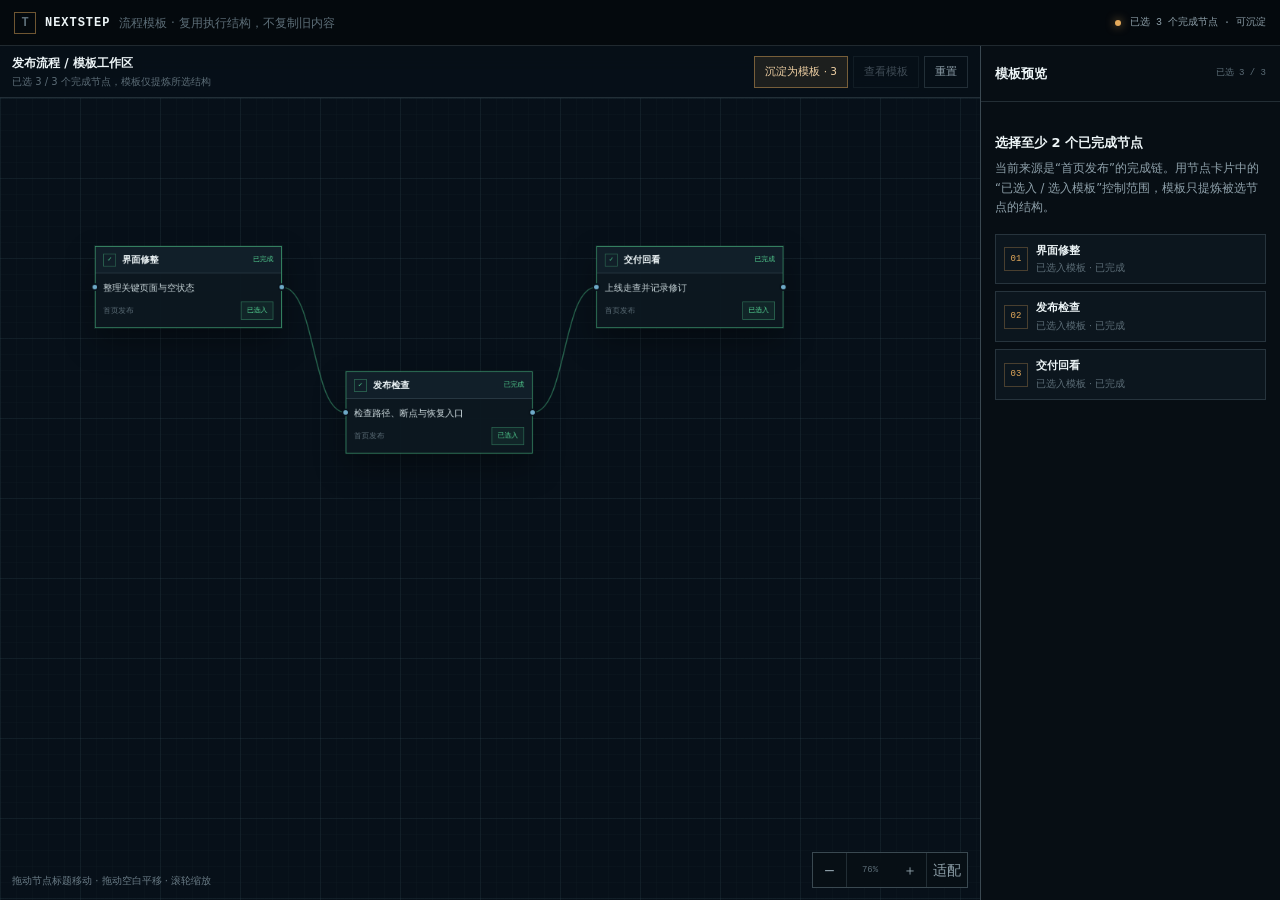
<file: demo-template.html>
<!doctype html>
<html lang="zh-CN">
<head>
  <meta charset="UTF-8">
  <meta name="viewport" content="width=device-width, initial-scale=1">
  <meta name="color-scheme" content="dark">
  <title>NextStep｜流程模板</title>
  <style>
    :root{--bg:#05090d;--panel:#091119;--panel-2:#0c1721;--surface:#101c26;--ink:#edf5f7;--muted:#8ea0aa;--faint:#5c6d77;--line:rgba(170,201,215,.17);--line-strong:rgba(170,201,215,.31);--blue:#69b8e8;--amber:#e4aa5b;--green:#53cf91;--mono:"SFMono-Regular",Consolas,"Liberation Mono",monospace;--sans:Inter,"Microsoft YaHei UI","PingFang SC",system-ui,sans-serif}
    *{box-sizing:border-box}html,body{width:100%;height:100%;margin:0;overflow:hidden;background:var(--bg)}body{color:var(--ink);font:14px/1.5 var(--sans);-webkit-font-smoothing:antialiased}button,input{font:inherit;color:inherit}button:focus-visible,input:focus-visible{outline:2px solid var(--blue);outline-offset:2px}
    .app{display:grid;grid-template-rows:46px minmax(0,1fr);width:100%;height:100%;background:radial-gradient(circle at 68% 8%,rgba(39,108,144,.08),transparent 35%),var(--bg)}.topbar{position:relative;z-index:30;display:flex;align-items:center;justify-content:space-between;min-width:0;padding:0 14px;border-bottom:1px solid var(--line);background:rgba(5,9,13,.94)}.brand,.status{display:flex;align-items:center;min-width:0;gap:9px}.brand-mark{display:grid;place-items:center;width:22px;height:22px;border:1px solid rgba(228,170,91,.48);color:var(--amber);font:700 10px/1 var(--mono)}.brand strong{font:600 12px/1 var(--mono);letter-spacing:.08em}.brand span{overflow:hidden;color:var(--faint);font-size:12px;text-overflow:ellipsis;white-space:nowrap}.status{color:var(--muted);font:10px/1 var(--mono);white-space:nowrap}.status i{width:6px;height:6px;border-radius:50%;background:var(--amber);box-shadow:0 0 10px rgba(228,170,91,.75)}
    .workarea{display:grid;grid-template-columns:minmax(0,1fr) 300px;min-height:0}.canvas{position:relative;min-width:0;min-height:0;overflow:hidden;background:#071019}.canvas::after{position:absolute;inset:0;z-index:1;pointer-events:none;content:"";box-shadow:inset 0 0 100px rgba(0,0,0,.38)}.canvas-head{position:absolute;z-index:15;top:0;left:0;right:0;display:flex;align-items:center;justify-content:space-between;gap:12px;min-height:52px;padding:7px 12px;border-bottom:1px solid var(--line);background:rgba(7,16,25,.91);backdrop-filter:blur(12px)}.head-copy{min-width:0}.head-copy strong{display:block;font-size:12px;font-weight:650}.head-copy span{display:block;overflow:hidden;margin-top:2px;color:var(--faint);font-size:10px;text-overflow:ellipsis;white-space:nowrap}.toolbar{display:flex;align-items:center;gap:5px}.tool{min-height:32px;padding:0 10px;border:1px solid var(--line);color:var(--muted);background:transparent;font-size:10.5px;cursor:pointer;white-space:nowrap}.tool:hover{color:var(--ink);background:rgba(105,184,232,.08)}.tool.primary{border-color:rgba(228,170,91,.45);color:#f0d1a4;background:rgba(228,170,91,.1)}.tool.primary:hover{background:rgba(228,170,91,.17)}.tool:disabled{opacity:.42;cursor:default}
    .viewport{position:absolute;z-index:2;inset:52px 0 0;overflow:hidden;cursor:grab;touch-action:none;background-color:#071019;background-image:linear-gradient(rgba(126,165,183,.07) 1px,transparent 1px),linear-gradient(90deg,rgba(126,165,183,.07) 1px,transparent 1px),linear-gradient(rgba(126,165,183,.025) 1px,transparent 1px),linear-gradient(90deg,rgba(126,165,183,.025) 1px,transparent 1px);background-size:80px 80px,80px 80px,16px 16px,16px 16px}.viewport.is-panning{cursor:grabbing}.world{position:absolute;top:0;left:0;width:2100px;height:1300px;transform-origin:0 0;will-change:transform}.edges{position:absolute;inset:0;width:2100px;height:1300px;overflow:visible;pointer-events:none}.edge{fill:none;stroke:rgba(83,207,145,.44);stroke-width:1.5;vector-effect:non-scaling-stroke}.edge.template-link{stroke:var(--amber);stroke-dasharray:6 5;animation:dash 2.3s linear infinite}.edge.instance-link{stroke:rgba(105,184,232,.55)}
    .node,.template-node{position:absolute;z-index:3;width:246px;border:1px solid rgba(145,181,198,.32);background:rgba(13,24,33,.97);box-shadow:0 16px 34px rgba(0,0,0,.3);transition:border-color .18s,box-shadow .18s}.node:hover,.node.is-selected{border-color:rgba(105,184,232,.7);box-shadow:0 0 0 1px rgba(105,184,232,.12),0 18px 40px rgba(0,0,0,.4)}.node.source{border-color:rgba(83,207,145,.24)}.node.source.is-included{border-color:rgba(83,207,145,.64);box-shadow:0 0 0 1px rgba(83,207,145,.1),0 18px 40px rgba(0,0,0,.34)}.node.instance{border-color:rgba(105,184,232,.4)}.node-head{display:flex;align-items:center;gap:8px;min-height:35px;padding:0 10px;border-bottom:1px solid var(--line);background:rgba(20,36,47,.68);cursor:move;user-select:none}.node-icon{display:grid;place-items:center;width:17px;height:17px;border:1px solid rgba(83,207,145,.36);color:var(--green);font:700 9px/1 var(--mono)}.node.source:not(.is-included) .node-icon{border-color:var(--line);color:var(--faint)}.node.instance .node-icon{border-color:rgba(105,184,232,.36);color:var(--blue)}.node-title{flex:1;min-width:0;overflow:hidden;font-size:12px;font-weight:650;text-overflow:ellipsis;white-space:nowrap}.node-state{color:var(--green);font:9px/1 var(--mono)}.node.instance .node-state{color:var(--blue)}.node-body{padding:10px}.node-body p{margin:0;color:#cbd8dc;font-size:11.5px;line-height:1.58}.node-meta{display:flex;align-items:center;justify-content:space-between;gap:8px;margin-top:9px;color:var(--faint);font-size:9.5px}.include-toggle{min-height:24px;padding:0 7px;border:1px solid var(--line);color:var(--muted);background:rgba(3,8,12,.44);font:9px/1 var(--mono);cursor:pointer}.include-toggle[aria-pressed="true"]{border-color:rgba(83,207,145,.4);color:var(--green);background:rgba(83,207,145,.08)}.include-toggle:disabled{opacity:.58;cursor:default}.port{position:absolute;z-index:5;top:50%;width:10px;height:10px;margin-top:-5px;border:2px solid #08121a;border-radius:50%;background:#6ea9c7}.port.in{left:-6px}.port.out{right:-6px}
    .template-node{z-index:4;width:270px;border-color:rgba(228,170,91,.56);background:rgba(30,24,17,.97);opacity:0;transform:scale(.96);pointer-events:none;transition:opacity .2s,transform .2s}.template-node.is-visible{opacity:1;transform:none;pointer-events:auto}.template-node .node-head{border-color:rgba(228,170,91,.2);background:rgba(228,170,91,.09)}.template-node .node-icon{border-color:rgba(228,170,91,.4);color:var(--amber)}.template-node .node-state{color:var(--amber)}.template-steps{display:grid;gap:6px;margin:0;padding:0;list-style:none;color:#d8c5a8;font-size:10.5px}.template-steps li{display:flex;align-items:center;gap:7px}.template-steps li::before{display:grid;place-items:center;width:17px;height:17px;border:1px solid rgba(228,170,91,.28);color:var(--amber);font:8px/1 var(--mono);content:attr(data-step)}
    .inspector{position:relative;z-index:6;min-width:0;min-height:0;overflow:auto;border-left:1px solid var(--line-strong);background:rgba(8,15,21,.98)}.inspect-head{display:flex;align-items:center;justify-content:space-between;min-height:56px;padding:0 14px;border-bottom:1px solid var(--line)}.inspect-head strong{font-size:13px;font-weight:650}.inspect-head span{color:var(--faint);font:9px/1 var(--mono)}.inspect-body{padding:14px}.eyebrow{margin:0 0 6px;color:var(--amber);font:9px/1 var(--mono);letter-spacing:.08em}.inspect-body h2{margin:0;font-size:17px;font-weight:650}.inspect-copy{margin:7px 0 14px;color:var(--muted);font-size:11.5px;line-height:1.6}.preview-list{display:grid;gap:7px;margin:0 0 14px;padding:0;list-style:none}.preview-list li{display:grid;grid-template-columns:24px 1fr;gap:8px;align-items:center;padding:8px;border:1px solid var(--line);background:rgba(16,28,38,.6)}.preview-list b{display:grid;place-items:center;width:24px;height:24px;border:1px solid rgba(228,170,91,.28);color:var(--amber);font:9px/1 var(--mono)}.preview-list strong{display:block;font-size:11px}.preview-list span{display:block;margin-top:2px;color:var(--faint);font-size:9.5px}.rule{margin:12px 0;border:0;border-top:1px solid var(--line)}.field label{display:block;margin-bottom:5px;color:var(--muted);font-size:10px}.field input{width:100%;height:36px;padding:0 9px;border:1px solid var(--line-strong);background:rgba(3,8,12,.62);font-size:11px}.confirm{width:100%;min-height:38px;margin-top:8px;border:1px solid rgba(83,207,145,.54);color:#06130d;background:var(--green);font-size:11.5px;font-weight:700;cursor:pointer}.confirm:hover:not(:disabled){filter:brightness(1.08)}.confirm:disabled{border-color:var(--line);color:var(--faint);background:rgba(116,135,144,.08);cursor:default}.inspect-note{margin:10px 0 0;color:var(--faint);font-size:9.5px;line-height:1.55}.instance-log{margin-top:14px;padding-top:12px;border-top:1px solid var(--line)}.instance-log strong{font-size:10.5px}.instance-log ul{margin:7px 0 0;padding-left:16px;color:var(--muted);font-size:10px}.empty{padding:16px 0;color:var(--muted);font-size:11.5px;line-height:1.7}.empty b{display:block;margin-bottom:5px;color:var(--ink);font-size:13px}
    .controls{position:absolute;z-index:16;right:12px;bottom:12px;display:flex;align-items:center;border:1px solid var(--line-strong);background:rgba(8,16,22,.9);backdrop-filter:blur(12px)}.control{min-width:34px;height:34px;border:0;border-right:1px solid var(--line);color:var(--muted);background:transparent;cursor:pointer}.control:last-child{border-right:0}.control:hover{color:var(--ink);background:rgba(105,184,232,.09)}.zoom-label{min-width:46px;color:var(--faint);font:9px/1 var(--mono);text-align:center}.tip{position:absolute;z-index:10;left:12px;bottom:12px;margin:0;color:rgba(143,164,174,.72);font-size:10px;pointer-events:none}.toast{position:absolute;z-index:25;left:50%;bottom:58px;padding:8px 11px;border:1px solid rgba(83,207,145,.3);color:#c9ecda;background:rgba(8,22,16,.94);font-size:10.5px;opacity:0;transform:translate(-50%,8px);pointer-events:none;transition:.18s}.toast.is-visible{opacity:1;transform:translate(-50%,0)}
    @keyframes dash{to{stroke-dashoffset:-22}}@media(max-width:860px){.workarea{grid-template-columns:minmax(0,1fr) 270px}.tool{padding:0 8px}}@media(max-width:700px){html,body{overflow:auto}.app{height:auto;min-height:1000px;grid-template-rows:44px auto}.workarea{grid-template-columns:1fr;grid-template-rows:620px auto}.canvas{min-height:620px}.inspector{min-height:330px;border-top:1px solid var(--line-strong);border-left:0}.brand span,.status span{display:none}.tip{display:none}}@media(max-width:460px){.canvas-head{align-items:flex-start;min-height:88px;flex-direction:column;gap:5px}.head-copy span{display:none}.viewport{inset:88px 0 0}.toolbar{width:100%}.tool{flex:1}.status{display:none}.node{width:224px}.template-node{width:240px}}@media(prefers-reduced-motion:reduce){*,*::before,*::after{animation-duration:1ms!important;animation-iteration-count:1!important;transition-duration:1ms!important}}
  </style>
</head>
<body>
  <main class="app">
    <header class="topbar"><div class="brand"><span class="brand-mark">T</span><strong>NEXTSTEP</strong><span>流程模板 · 复用执行结构，不复制旧内容</span></div><div class="status"><i></i><span id="topStatus">来源链已完成 · 可沉淀</span></div></header>
    <section class="workarea">
      <section class="canvas" aria-label="流程模板画布">
        <header class="canvas-head"><div class="head-copy"><strong>发布流程 / 模板工作区</strong><span id="headMeta">选择完成节点链，沉淀为可预览的执行模板</span></div><div class="toolbar"><button class="tool primary" id="extract" type="button">沉淀为模板</button><button class="tool" id="focusTemplate" type="button" disabled>查看模板</button><button class="tool" id="reset" type="button">重置</button></div></header>
        <div class="viewport" id="viewport"><div class="world" id="world"><svg class="edges" id="edges" viewBox="0 0 2100 1300" aria-hidden="true"></svg><div id="nodes"></div><article class="template-node" id="templateNode"><span class="port in"></span><span class="port out"></span><header class="node-head"><span class="node-icon">TPL</span><strong class="node-title">发布准备模板</strong><span class="node-state">可复用</span></header><div class="node-body"><ul class="template-steps"><li data-step="01">界面修整</li><li data-step="02">发布检查</li><li data-step="03">交付回看</li></ul><div class="node-meta"><span>只保留结构</span><span>3 个步骤</span></div></div></article></div></div>
        <div class="controls" aria-label="缩放控制"><button class="control" id="zoomOut" type="button">−</button><span class="zoom-label" id="zoomLabel">100%</span><button class="control" id="zoomIn" type="button">＋</button><button class="control" id="fit" type="button">适配</button></div>
        <p class="tip">拖动节点标题移动 · 拖动空白平移 · 滚轮缩放</p><div class="toast" id="toast" role="status" aria-live="polite"></div>
      </section>
      <aside class="inspector" aria-label="模板预览">
        <header class="inspect-head"><strong>模板预览</strong><span id="inspectState">等待沉淀</span></header><div class="inspect-body" id="inspectBody"></div>
      </aside>
    </section>
  </main>
  <script>
    (()=>{
      const steps=[{title:'界面修整',copy:'整理关键页面与空状态'},{title:'发布检查',copy:'检查路径、断点与恢复入口'},{title:'交付回看',copy:'上线走查并记录修订'}];
      const sourceSeed=steps.map((step,index)=>({id:'source-'+index,title:step.title,copy:step.copy,x:80+index*330,y:index%2?315:150,status:'已完成',kind:'source',group:'首页发布',included:true}));
      let nodesData=[],links=[],templateReady=false,templateSteps=[],instances=[],active='source-0',view={x:34,y:34,scale:.76},gesture=null,toastTimer=0;
      const viewport=document.querySelector('#viewport'),world=document.querySelector('#world'),edges=document.querySelector('#edges'),nodes=document.querySelector('#nodes'),templateNode=document.querySelector('#templateNode'),inspectBody=document.querySelector('#inspectBody'),inspectState=document.querySelector('#inspectState'),topStatus=document.querySelector('#topStatus'),headMeta=document.querySelector('#headMeta'),zoomLabel=document.querySelector('#zoomLabel'),toast=document.querySelector('#toast'),extract=document.querySelector('#extract'),focusTemplate=document.querySelector('#focusTemplate');
      function resetData(){nodesData=sourceSeed.map(item=>({...item}));links=[['source-0','source-1','source'],['source-1','source-2','source']];templateReady=false;templateSteps=[];instances=[];active='source-0'}
      function selectedSources(){return nodesData.filter(item=>item.kind==='source'&&item.status==='已完成'&&item.included)}
      function escapeHtml(value){return String(value).replace(/[&<>'"]/g,char=>({'&':'&amp;','<':'&lt;','>':'&gt;',"'":'&#39;','"':'&quot;'}[char]))}
      function curve(from,to){const bend=Math.max(45,Math.abs(to.x-from.x)*.42);return`M ${from.x} ${from.y} C ${from.x+bend} ${from.y}, ${to.x-bend} ${to.y}, ${to.x} ${to.y}`}
      function templatePosition(){return{x:1050,y:180,w:270,h:190}}
      function renderEdges(){const paths=links.map(link=>{const aData=nodesData.find(item=>item.id===link[0]),bData=nodesData.find(item=>item.id===link[1]),a=nodes.querySelector(`[data-id="${link[0]}"]`),b=nodes.querySelector(`[data-id="${link[1]}"]`);if(!aData||!bData||!a||!b)return'';return`<path class="edge${link[2]==='instance'?' instance-link':''}" d="${curve({x:aData.x+a.offsetWidth,y:aData.y+a.offsetHeight/2},{x:bData.x,y:bData.y+b.offsetHeight/2})}"/>`}).join('');let bridge='';if(templateReady){const lastStep=templateSteps[templateSteps.length-1],last=nodesData.find(item=>item.id===lastStep?.id),lastEl=last&&nodes.querySelector(`[data-id="${last.id}"]`),tpl=templatePosition();if(last&&lastEl)bridge+=`<path class="edge template-link" d="${curve({x:last.x+lastEl.offsetWidth,y:last.y+lastEl.offsetHeight/2},{x:tpl.x,y:tpl.y+tpl.h/2})}"/>`;instances.forEach(instance=>{const first=nodesData.find(item=>item.id===instance.ids[0]);if(first)bridge+=`<path class="edge template-link" d="${curve({x:tpl.x+tpl.w,y:tpl.y+tpl.h/2},{x:first.x,y:first.y+55})}"/>`})}edges.innerHTML=paths+bridge}
      function renderNodes(){nodes.textContent='';nodesData.forEach(item=>{const included=item.kind==='source'&&item.included;const node=document.createElement('article');node.className=`node ${item.kind}${item.id===active?' is-selected':''}${included?' is-included':''}`;node.dataset.id=item.id;node.style.transform=`translate(${item.x}px,${item.y}px)`;node.innerHTML=`<span class="port in"></span><span class="port out"></span><header class="node-head"><span class="node-icon">${item.kind==='source'?(included?'✓':'○'):'T'}</span><strong class="node-title">${escapeHtml(item.title)}</strong><span class="node-state">${escapeHtml(item.status)}</span></header><div class="node-body"><p>${escapeHtml(item.copy)}</p><div class="node-meta"><span>${escapeHtml(item.group)}</span>${item.kind==='source'?`<button class="include-toggle" type="button" aria-pressed="${included}"${templateReady?' disabled':''}>${templateReady?'已提炼':included?'已选入':'选入模板'}</button>`:'<span>新任务节点</span>'}</div></div>`;node.addEventListener('click',event=>{if(event.target.closest('.include-toggle'))return;active=item.id;renderNodes()});const toggle=node.querySelector('.include-toggle');toggle?.addEventListener('click',event=>{event.stopPropagation();if(templateReady)return;item.included=!item.included;active=item.id;renderAll();const count=selectedSources().length,missing=Math.max(0,2-count);showToast(item.included?`已选入「${item.title}」`:`已取消「${item.title}」${missing?`，还需 ${missing} 个已完成节点`:''}`)});node.querySelector('.node-head').addEventListener('pointerdown',event=>{if(event.button!==0)return;event.preventDefault();event.stopPropagation();active=item.id;gesture={type:'node',id:item.id,startX:event.clientX,startY:event.clientY,x:item.x,y:item.y};nodes.querySelectorAll('.node').forEach(el=>el.classList.toggle('is-selected',el.dataset.id===active))});nodes.appendChild(node)});const previewSteps=templateReady?templateSteps:selectedSources();templateNode.querySelector('.template-steps').innerHTML=previewSteps.map((step,index)=>`<li data-step="${String(index+1).padStart(2,'0')}">${escapeHtml(step.title)}</li>`).join('');templateNode.querySelector('.node-meta span:last-child').textContent=`${previewSteps.length} 个步骤`;templateNode.style.left=templatePosition().x+'px';templateNode.style.top=templatePosition().y+'px';templateNode.classList.toggle('is-visible',templateReady);requestAnimationFrame(renderEdges)}
      function renderInspector(){const selected=selectedSources();if(!templateReady){inspectState.textContent=`已选 ${selected.length} / ${sourceSeed.length}`;inspectBody.innerHTML=`<div class="empty"><b>选择至少 2 个已完成节点</b>当前来源是“首页发布”的完成链。用节点卡片中的“已选入 / 选入模板”控制范围，模板只提炼被选节点的结构。</div><ul class="preview-list">${nodesData.filter(item=>item.kind==='source').map((step,index)=>`<li><b>${String(index+1).padStart(2,'0')}</b><div><strong>${escapeHtml(step.title)}</strong><span>${step.included?'已选入模板':'未选入'} · ${escapeHtml(step.status)}</span></div></li>`).join('')}</ul>`;return}inspectState.textContent=instances.length?`已应用 ${instances.length} 次`:'等待确认';inspectBody.innerHTML=`<p class="eyebrow">PUBLISH / ${templateSteps.length} STEPS</p><h2>发布准备模板</h2><p class="inspect-copy">仅保留所选节点的顺序、动作名称与验收意图，不携带“首页发布”的旧任务内容。</p><ul class="preview-list">${templateSteps.map((step,index)=>`<li><b>${String(index+1).padStart(2,'0')}</b><div><strong>${escapeHtml(step.title)}</strong><span>${escapeHtml(step.copy)}</span></div></li>`).join('')}</ul><hr class="rule"><div class="field"><label for="targetName">新任务名称</label><input id="targetName" value="${instances.length?'下一轮发布':'作品详情页发布'}" maxlength="32"></div><button class="confirm" id="applyTemplate" type="button">确认应用并生成节点</button><p class="inspect-note">确认后会在画布中实例化一条全新的待办链，模板本身保持不变。</p>${instances.length?`<div class="instance-log"><strong>已生成实例</strong><ul>${instances.map(item=>`<li>${escapeHtml(item.name)} · ${templateSteps.length} 个节点</li>`).join('')}</ul></div>`:''}`;document.querySelector('#applyTemplate').addEventListener('click',applyTemplate);document.querySelector('#targetName').addEventListener('keydown',event=>{if(event.key==='Enter')applyTemplate()})}
      function renderSummary(){const selected=selectedSources(),enough=selected.length>=2;extract.disabled=templateReady||!enough;extract.title=!enough?'至少选择 2 个已完成节点':'';extract.textContent=templateReady?'模板已沉淀':`沉淀为模板 · ${selected.length}`;focusTemplate.disabled=!templateReady;topStatus.textContent=templateReady?(instances.length?`${instances.length} 条新任务链已实例化`:'模板已生成 · 等待确认应用'):(enough?`已选 ${selected.length} 个完成节点 · 可沉淀`:`已选 ${selected.length} 个 · 至少需要 2 个`);headMeta.textContent=templateReady?'模板可反复预览与实例化，来源节点保持不变':`已选 ${selected.length} / ${sourceSeed.length} 个完成节点，模板仅提炼所选结构`}
      function renderAll(){renderNodes();renderInspector();renderSummary()}
      function extractTemplate(){if(templateReady)return;const selected=selectedSources();if(selected.length<2){showToast('请至少选择 2 个已完成节点后再沉淀');return}templateSteps=selected.map(item=>({id:item.id,title:item.title,copy:item.copy}));templateReady=true;renderAll();showToast(`已将 ${templateSteps.length} 个完成节点沉淀为模板`);setTimeout(()=>focusOn(templatePosition().x,templatePosition().y,.84),80)}
      function applyTemplate(){const input=document.querySelector('#targetName'),name=(input?.value||'新发布任务').trim()||'新发布任务',run=instances.length,ids=[];templateSteps.forEach((step,index)=>{const id=`instance-${Date.now()}-${index}`,item={id,title:step.title,copy:`用于「${name}」：${step.copy}。`,x:1420+index*300,y:470+run*220+(index%2?90:0),status:'待开始',kind:'instance',group:name};nodesData.push(item);ids.push(id);if(index)links.push([ids[index-1],id,'instance'])});instances.push({name,ids});active=ids[0];renderAll();showToast(`已实例化「${name}」的 ${templateSteps.length} 个任务节点`);setTimeout(()=>focusOn(nodesData.find(item=>item.id===ids[0]).x,nodesData.find(item=>item.id===ids[0]).y,.72),80)}
      function applyView(){world.style.transform=`translate(${view.x}px,${view.y}px) scale(${view.scale})`;zoomLabel.textContent=Math.round(view.scale*100)+'%'}
      function screenToWorld(clientX,clientY){const rect=viewport.getBoundingClientRect();return{x:(clientX-rect.left-view.x)/view.scale,y:(clientY-rect.top-view.y)/view.scale}}
      function zoomAt(clientX,clientY,factor){const rect=viewport.getBoundingClientRect(),before=screenToWorld(clientX,clientY);view.scale=Math.min(1.45,Math.max(.36,view.scale*factor));view.x=clientX-rect.left-before.x*view.scale;view.y=clientY-rect.top-before.y*view.scale;applyView()}
      function focusOn(x,y,scale=.8){const rect=viewport.getBoundingClientRect();view.scale=scale;view.x=rect.width/2-(x+130)*scale;view.y=rect.height/2-(y+90)*scale;applyView()}
      function showToast(message){clearTimeout(toastTimer);toast.textContent=message;toast.classList.add('is-visible');toastTimer=setTimeout(()=>toast.classList.remove('is-visible'),1800)}
      viewport.addEventListener('pointerdown',event=>{if(event.target.closest('.node,.template-node'))return;gesture={type:'pan',startX:event.clientX,startY:event.clientY,x:view.x,y:view.y};viewport.classList.add('is-panning')});window.addEventListener('pointermove',event=>{if(!gesture)return;const dx=event.clientX-gesture.startX,dy=event.clientY-gesture.startY;if(gesture.type==='pan'){view.x=gesture.x+dx;view.y=gesture.y+dy;applyView()}if(gesture.type==='node'){const item=nodesData.find(node=>node.id===gesture.id);if(!item)return;item.x=Math.max(0,Math.min(1810,gesture.x+dx/view.scale));item.y=Math.max(0,Math.min(1100,gesture.y+dy/view.scale));const node=nodes.querySelector(`[data-id="${item.id}"]`);if(node)node.style.transform=`translate(${item.x}px,${item.y}px)`;renderEdges()}});const endGesture=()=>{gesture=null;viewport.classList.remove('is-panning')};window.addEventListener('pointerup',endGesture);window.addEventListener('pointercancel',endGesture);viewport.addEventListener('wheel',event=>{event.preventDefault();zoomAt(event.clientX,event.clientY,event.deltaY<0?1.1:.9)},{passive:false});templateNode.addEventListener('click',()=>{renderInspector();showToast('模板预览已打开')});
      extract.addEventListener('click',extractTemplate);focusTemplate.addEventListener('click',()=>{if(templateReady){renderInspector();focusOn(templatePosition().x,templatePosition().y,.84)}});document.querySelector('#zoomIn').addEventListener('click',()=>{const r=viewport.getBoundingClientRect();zoomAt(r.left+r.width/2,r.top+r.height/2,1.12)});document.querySelector('#zoomOut').addEventListener('click',()=>{const r=viewport.getBoundingClientRect();zoomAt(r.left+r.width/2,r.top+r.height/2,.88)});document.querySelector('#fit').addEventListener('click',()=>{view={x:34,y:34,scale:.76};applyView()});document.querySelector('#reset').addEventListener('click',()=>{resetData();view={x:34,y:34,scale:.76};applyView();renderAll();showToast('模板与新任务实例已重置')});window.addEventListener('resize',renderEdges);
      resetData();applyView();renderAll();
    })();
  </script>
</body>
</html>
</file>
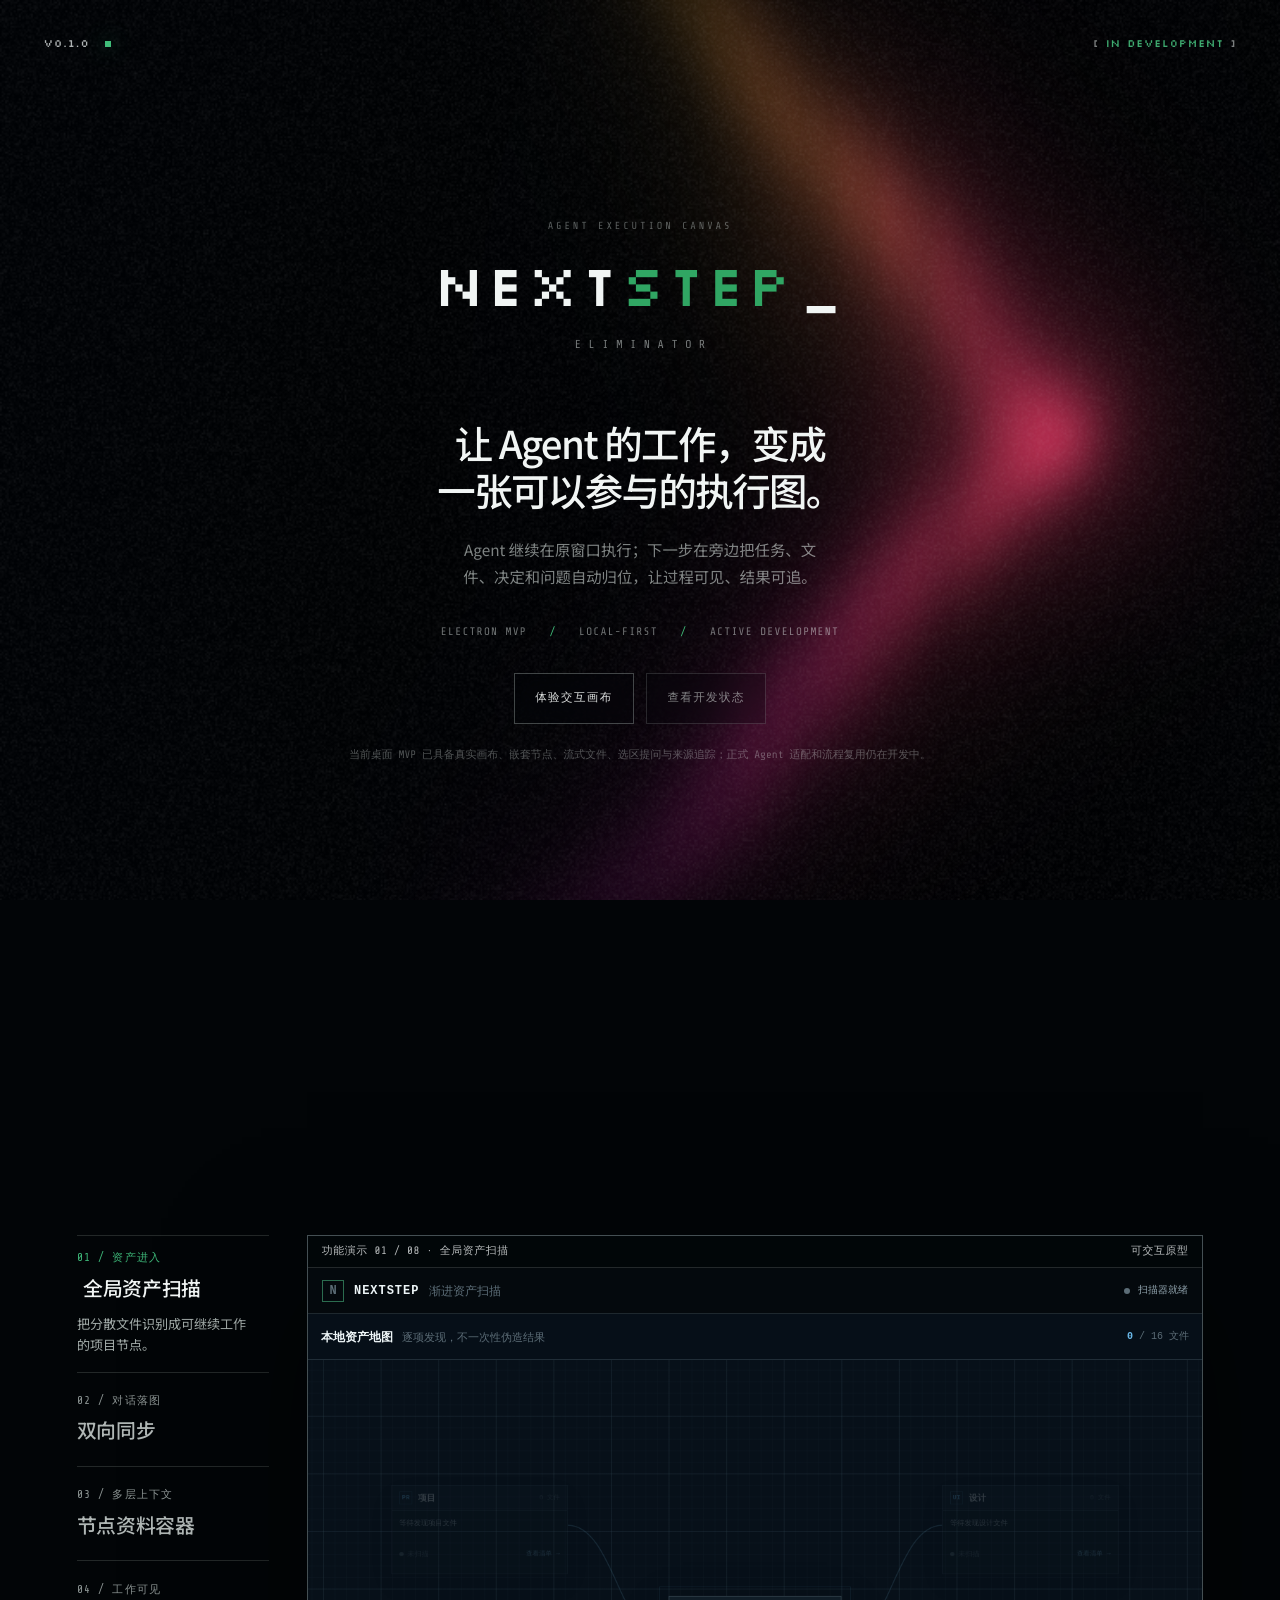
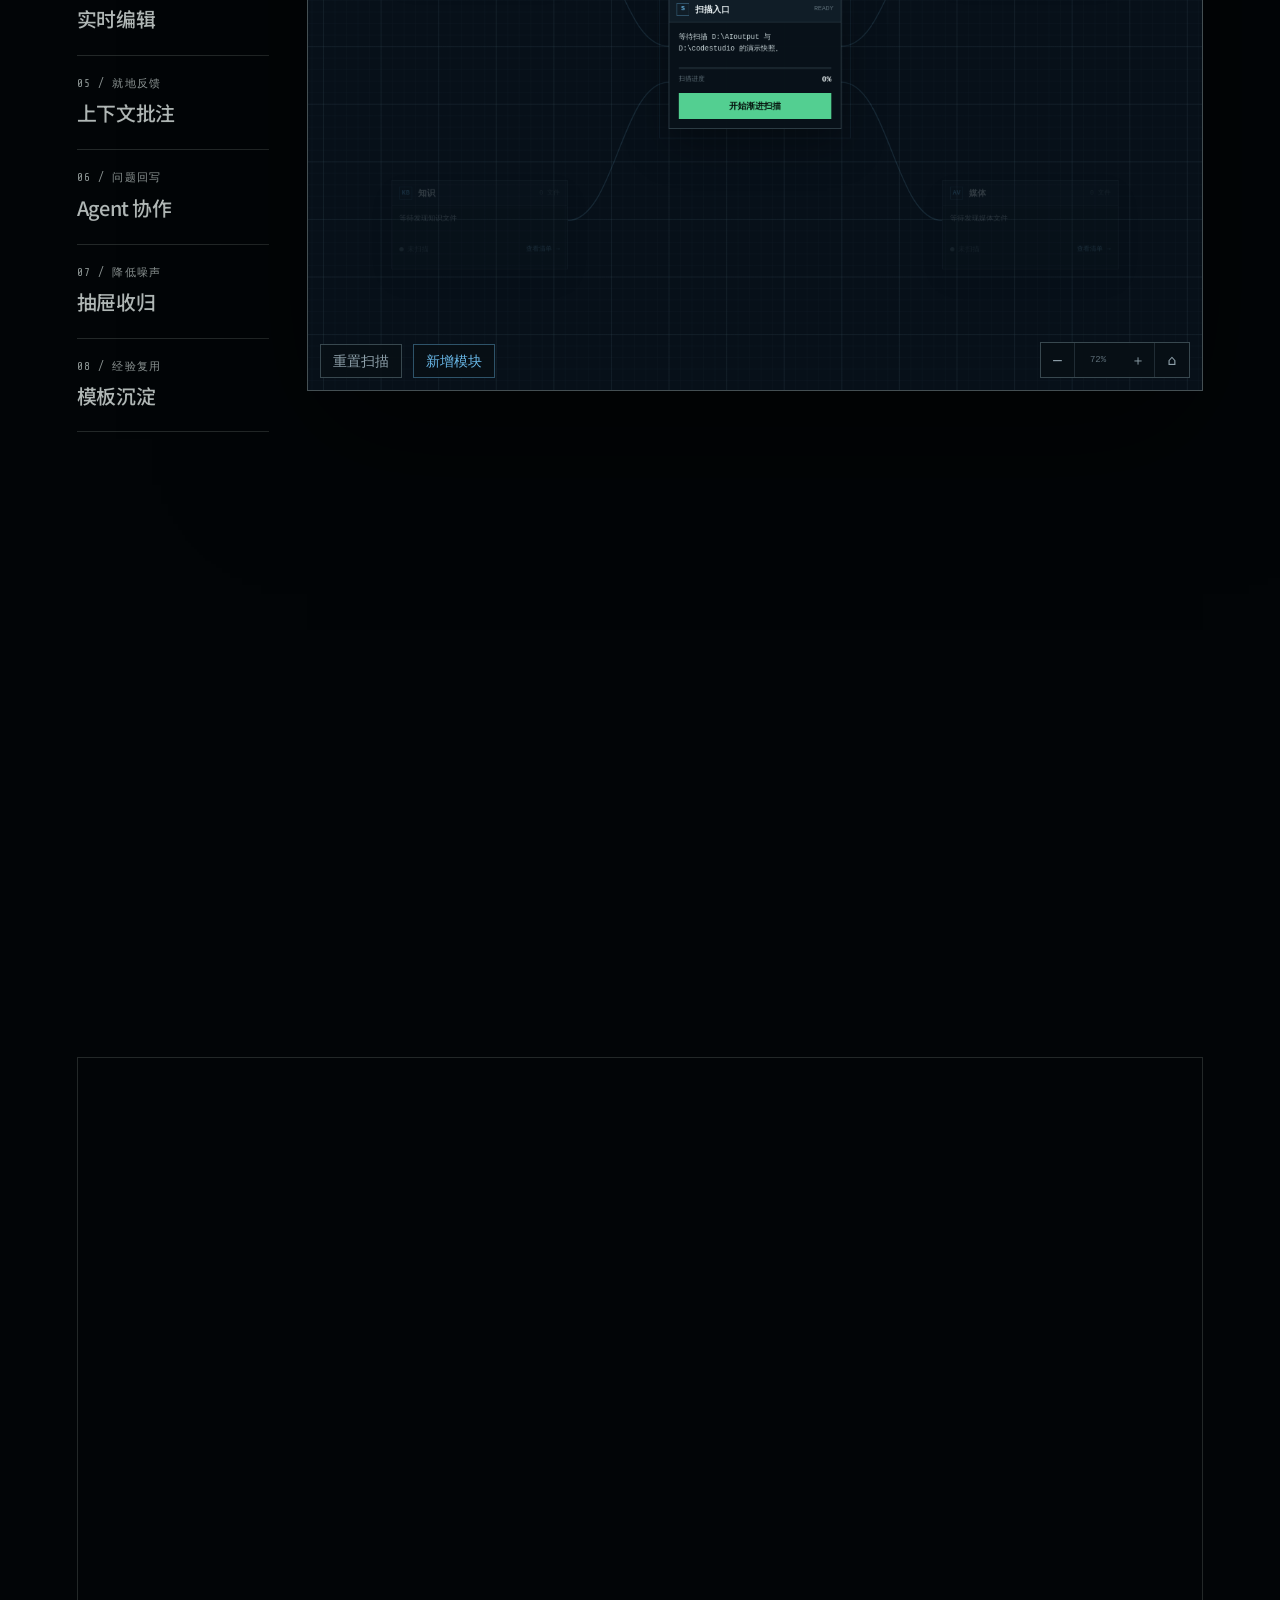
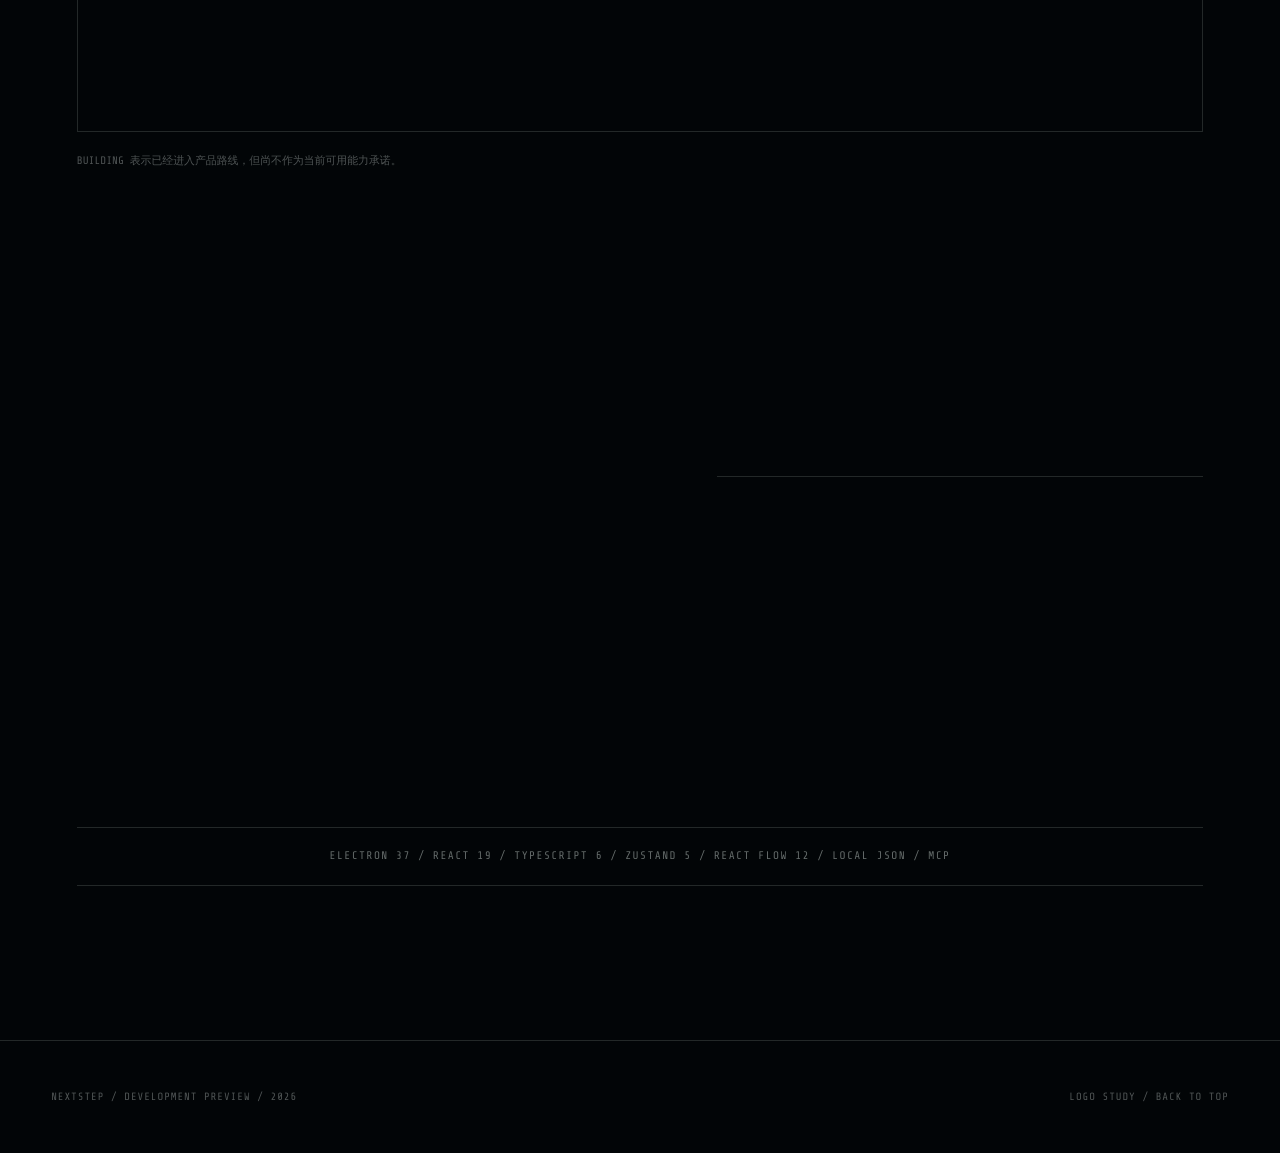
<file: interactive.html>
<!doctype html>
<html lang="zh-CN">
<head>
  <meta charset="UTF-8">
  <meta name="viewport" content="width=device-width, initial-scale=1">
  <meta name="theme-color" content="#020507">
  <title>NextStep / Agent Execution Canvas</title>
  <meta name="description" content="NextStep 是一款正在开发的本地执行画布，将任务、文件、决策与结果组织成可检查的节点。">
  <link rel="icon" href="data:image/svg+xml,%3Csvg xmlns='http://www.w3.org/2000/svg' viewBox='0 0 64 64'%3E%3Crect width='64' height='64' rx='12' fill='%23020507'/%3E%3Cpath d='M16 18h10l12 14V18h10v28H38L26 32v14H16z' fill='%2340bd79'/%3E%3C/svg%3E">
  <link rel="preconnect" href="https://fonts.googleapis.com">
  <link rel="preconnect" href="https://fonts.gstatic.com" crossorigin>
  <link href="https://fonts.googleapis.com/css2?family=Noto+Sans+SC:wght@400;500;600&family=Share+Tech+Mono&family=Silkscreen:wght@400;700&display=swap" rel="stylesheet">
  <style>
    :root {
      color-scheme: dark;
      --bg: #020507;
      --paper: #f1f5f4;
      --muted: rgba(225, 235, 232, .55);
      --faint: rgba(225, 235, 232, .28);
      --line: rgba(225, 239, 235, .15);
      --line-strong: rgba(225, 239, 235, .28);
      --signal: #40bd79;
      --signal-soft: rgba(64, 189, 121, .16);
      --mono: "Share Tech Mono", Consolas, monospace;
      --pixel: "Silkscreen", "Share Tech Mono", monospace;
      --sans: "Noto Sans SC", system-ui, sans-serif;
    }

    * { box-sizing: border-box; }
    html { min-width: 320px; background: var(--bg); scroll-behavior: smooth; }
    body {
      min-width: 320px;
      margin: 0;
      overflow-x: hidden;
      color: var(--paper);
      background: var(--bg);
      font-family: var(--sans);
      -webkit-font-smoothing: antialiased;
      text-rendering: geometricPrecision;
    }
    body.modal-open { overflow: hidden; }
    button, a { font: inherit; }
    button { color: inherit; }
    a { color: inherit; }
    ::selection { color: #03130c; background: rgba(82, 217, 143, .88); }
    [hidden] { display: none !important; }

    .ambient,
    .liquid-field,
    .grain-texture,
    .liquid-vignette {
      position: fixed;
      inset: 0;
      width: 100%;
      height: 100%;
      pointer-events: none;
    }
    .ambient { z-index: 0; overflow: hidden; background: var(--bg); }
    .liquid-field { z-index: 1; display: block; }
    .liquid-vignette {
      z-index: 2;
      background:
        linear-gradient(90deg, rgba(0, 2, 5, .96), rgba(0, 2, 5, .52) 28%, rgba(0, 2, 5, .08) 69%, rgba(0, 2, 5, .42)),
        radial-gradient(circle at 70% 50%, transparent 0 24%, rgba(0, 2, 5, .26) 61%, rgba(0, 2, 5, .86) 100%);
    }
    .grain-texture { z-index: 3; opacity: .58; mix-blend-mode: screen; image-rendering: auto; }

    .topbar {
      position: fixed;
      z-index: 50;
      top: 0;
      left: 0;
      right: 0;
      display: flex;
      align-items: center;
      justify-content: space-between;
      padding: clamp(1.35rem, 3vw, 3rem) clamp(1.35rem, 3.4vw, 4rem);
      pointer-events: none;
      font: .68rem/1 var(--pixel);
      letter-spacing: .08em;
    }
    .topbar p { margin: 0; }
    .version { color: rgba(241, 247, 246, .72); }
    .version i { display: inline-block; width: .42rem; height: .42rem; margin-left: .55rem; background: var(--signal); box-shadow: 0 0 1.2rem rgba(64, 189, 121, .72); }
    .dev-state { color: rgba(76, 207, 135, .82); }
    .dev-state span { color: rgba(241, 247, 246, .5); }
    .topbar-actions { display: flex; align-items: center; gap: 1rem; pointer-events: auto; }
    .portfolio-return {
      min-height: 2.35rem;
      padding: 0 .8rem;
      border: 1px solid rgba(225, 239, 235, .18);
      color: rgba(230, 239, 236, .64);
      background: rgba(2, 7, 9, .28);
      font: .64rem/1 var(--mono);
      letter-spacing: .08em;
      cursor: pointer;
      backdrop-filter: blur(12px);
    }
    .portfolio-return:hover { color: #06110c; border-color: rgba(79, 214, 143, .8); background: rgba(62, 190, 119, .9); }

    main { position: relative; z-index: 10; }
    .hero {
      position: relative;
      display: grid;
      place-items: center;
      min-height: 100svh;
      padding: 8rem 1.5rem 6rem;
      text-align: center;
    }
    .hero-inner { width: min(92vw, 70rem); margin-top: 6vh; }
    .hero-kicker {
      margin: 0 0 1.7rem;
      color: rgba(229, 239, 236, .38);
      font: .64rem/1 var(--mono);
      letter-spacing: .28em;
    }
    .brand {
      display: flex;
      align-items: baseline;
      justify-content: center;
      margin: 0;
      font: 400 clamp(2.9rem, 4.5vw, 5.6rem)/.88 var(--pixel);
      letter-spacing: .065em;
      white-space: nowrap;
    }
    .brand strong { color: #30a663; font-weight: 400; }
    .brand b { margin-left: .08em; font-weight: 400; animation: caret 1s steps(1) infinite; }
    @keyframes caret { 50% { opacity: .1; } }
    .brand-sub { margin: 1.75rem 0 0; color: rgba(231, 240, 238, .5); font: .72rem/1 var(--mono); letter-spacing: .66em; text-indent: .66em; }
    .hero-line { max-width: 43rem; margin: 4.4rem auto 0; font-size: clamp(1.65rem, 3vw, 3.4rem); font-weight: 500; line-height: 1.22; letter-spacing: -.04em; text-wrap: balance; }
    .hero-desc { max-width: 40rem; margin: 1.4rem auto 0; color: var(--muted); font-size: clamp(.9rem, 1.2vw, 1.05rem); line-height: 1.8; text-wrap: balance; }
    .status-line { display: flex; flex-wrap: wrap; justify-content: center; gap: .7rem 1.4rem; margin: 2rem 0 0; color: rgba(229, 239, 236, .48); font: .68rem/1.4 var(--mono); letter-spacing: .12em; }
    .status-line span + span::before { margin-right: 1.4rem; color: var(--signal); content: "/"; }
    .hero-actions { display: flex; flex-wrap: wrap; justify-content: center; gap: .8rem; margin-top: 2.1rem; }
    .button {
      display: inline-flex;
      align-items: center;
      justify-content: center;
      min-height: 3.2rem;
      padding: 0 1.25rem;
      border: 1px solid var(--line-strong);
      color: rgba(244, 248, 247, .9);
      background: rgba(2, 7, 9, .22);
      text-decoration: none;
      font: .72rem/1 var(--mono);
      letter-spacing: .12em;
      backdrop-filter: blur(12px);
      cursor: pointer;
      transition: border-color .2s ease, background .2s ease, color .2s ease, transform .2s ease;
    }
    .button:hover { border-color: rgba(79, 214, 143, .8); background: rgba(62, 190, 119, .85); color: #06110c; transform: translateY(-2px); }
    .button--quiet { border-color: var(--line); color: var(--muted); }
    .hero-note { max-width: 38rem; margin: 1.4rem auto 0; color: rgba(225, 235, 232, .34); font: .68rem/1.6 var(--mono); }

    .section { position: relative; padding: clamp(7rem, 12vw, 11rem) clamp(1.5rem, 6vw, 8rem); }
    .section-head { max-width: 68rem; margin: 0 auto clamp(4rem, 7vw, 7rem); }
    .section-label { margin: 0 0 1.4rem; color: rgba(226, 238, 234, .42); font: .68rem/1 var(--mono); letter-spacing: .2em; }
    .section-head h2 { max-width: 53rem; margin: 0; font-size: clamp(2.3rem, 5.2vw, 6.4rem); font-weight: 500; line-height: 1.05; letter-spacing: -.055em; text-wrap: balance; }
    .section-head > p:last-child { max-width: 44rem; margin: 1.6rem 0 0; color: var(--muted); font-size: 1rem; line-height: 1.85; }
    .anchor-sentinel { position: absolute; top: 0; }
    #scenarios { padding-top: clamp(4rem, 7vw, 6rem); }
    #scenarios .section-head { max-width: 96rem; margin-bottom: clamp(2rem, 3vw, 3rem); }
    #scenarios .section-head h2 { max-width: 42rem; font-size: clamp(2.35rem, 4.4vw, 5rem); }

    .proof-flow { display: grid; grid-template-columns: minmax(12rem, .34fr) minmax(0, 1.66fr); gap: clamp(1.5rem, 3vw, 3rem); max-width: 96rem; margin: 0 auto; align-items: start; }
    .proof-steps { display: grid; align-content: start; }
    .proof-step {
      min-height: 5.9rem;
      padding: 1.05rem 1rem 1.05rem 0;
      border: 0;
      border-top: 1px solid var(--line);
      text-align: left;
      background: transparent;
      cursor: pointer;
    }
    .proof-step:last-child { border-bottom: 1px solid var(--line); }
    .proof-step small { display: block; margin-bottom: .7rem; color: rgba(225, 236, 233, .62); font: .7rem/1 var(--mono); letter-spacing: .1em; }
    .proof-step strong { display: block; color: rgba(238, 245, 243, .74); font-size: clamp(1.05rem, 1.55vw, 1.35rem); font-weight: 500; line-height: 1.35; letter-spacing: -.02em; transition: color .24s ease, transform .24s ease; }
    .proof-step p { display: none; max-width: 18rem; margin: .7rem 0 0; color: rgba(225, 235, 232, .62); font-size: .82rem; line-height: 1.6; }
    .proof-step.is-active strong, .proof-step:hover strong { color: var(--paper); transform: translateX(.4rem); }
    .proof-step.is-active p { display: block; color: rgba(225, 235, 232, .72); }
    .proof-step.is-active small { color: rgba(70, 207, 136, .88); }

    .proof-screen { position: sticky; top: 8vh; height: 84svh; min-height: 620px; overflow: hidden; border: 1px solid var(--line-strong); background: #071017; box-shadow: 0 3rem 8rem rgba(0, 0, 0, .5); }
    .proof-screen-head { position: absolute; z-index: 4; top: 0; left: 0; right: 0; display: flex; justify-content: space-between; min-height: 2rem; padding: .62rem .85rem; color: rgba(240, 245, 244, .76); background: rgba(2, 6, 8, .94); border-bottom: 1px solid var(--line); font: .68rem/1 var(--mono); letter-spacing: .06em; pointer-events: none; }
    .proof-screen iframe { display: block; width: 100%; height: calc(100% - 2rem); min-height: 0; margin-top: 2rem; padding: 0; border: 0; background: #071017; }
    .proof-loading { position: absolute; z-index: 3; inset: 2rem 0 0; display: grid; place-items: center; color: rgba(240, 245, 244, .68); background: #050809; font: .72rem/1 var(--mono); letter-spacing: .08em; opacity: 0; pointer-events: none; transition: opacity .18s ease; }
    .proof-screen.is-loading .proof-loading { opacity: 1; }

    .status-grid { display: grid; grid-template-columns: repeat(2, minmax(0, 1fr)); max-width: 80rem; margin: 0 auto; border: 1px solid var(--line); }
    .status-panel { min-height: 38rem; padding: clamp(2rem, 4vw, 4.5rem); background: rgba(3, 8, 10, .34); backdrop-filter: blur(14px); }
    .status-panel + .status-panel { border-left: 1px solid var(--line); }
    .status-panel h3 { margin: 0 0 2.4rem; color: rgba(239, 246, 244, .9); font: .76rem/1 var(--mono); letter-spacing: .18em; }
    .status-panel--available h3 { color: rgba(77, 211, 141, .9); }
    .status-panel ul { display: grid; gap: 0; margin: 0; padding: 0; list-style: none; }
    .status-panel li { display: flex; gap: 1rem; padding: 1rem 0; border-top: 1px solid var(--line); color: rgba(229, 237, 235, .66); line-height: 1.55; }
    .status-panel li::before { flex: 0 0 auto; color: var(--signal); font-family: var(--mono); content: "01"; opacity: .58; }
    .status-panel li:nth-child(2)::before { content: "02"; }
    .status-panel li:nth-child(3)::before { content: "03"; }
    .status-panel li:nth-child(4)::before { content: "04"; }
    .status-panel li:nth-child(5)::before { content: "05"; }
    .status-panel li:nth-child(6)::before { content: "06"; }
    .status-panel li:nth-child(7)::before { content: "07"; }
    .status-panel li:nth-child(8)::before { content: "08"; }
    .status-panel li:nth-child(9)::before { content: "09"; }
    .status-foot { max-width: 80rem; margin: 1.2rem auto 0; color: rgba(225, 235, 232, .34); font: .68rem/1.6 var(--mono); }

    .system-grid { display: grid; grid-template-columns: 1.05fr .95fr; gap: clamp(3rem, 8vw, 9rem); max-width: 80rem; margin: 0 auto; }
    .system-copy h2 { margin: 0; font-size: clamp(2.4rem, 5vw, 5.8rem); font-weight: 500; line-height: 1.04; letter-spacing: -.055em; }
    .system-copy p { max-width: 40rem; margin: 1.7rem 0 0; color: var(--muted); line-height: 1.85; }
    .principles { border-top: 1px solid var(--line); }
    .principle { display: grid; grid-template-columns: 9rem 1fr; gap: 1rem; padding: 1.3rem 0; border-bottom: 1px solid var(--line); }
    .principle strong { color: rgba(72, 204, 136, .82); font: .68rem/1.4 var(--mono); letter-spacing: .1em; }
    .principle span { color: rgba(225, 235, 232, .56); line-height: 1.55; }
    .tech-line { max-width: 80rem; margin: 5rem auto 0; padding: 1.2rem 0; border-top: 1px solid var(--line); border-bottom: 1px solid var(--line); color: rgba(225, 236, 233, .44); font: .69rem/1.7 var(--mono); letter-spacing: .13em; text-align: center; }

    .prototype-note { max-width: 78rem; margin: -2.8rem auto 3rem; padding: 1rem 1.2rem; border-left: 2px solid rgba(68, 203, 135, .72); color: rgba(225, 235, 232, .5); background: rgba(4, 10, 11, .42); font-size: .88rem; line-height: 1.7; }
    .lab-list { max-width: 78rem; margin: 0 auto; border-top: 1px solid var(--line); }
    .lab-row {
      display: grid;
      grid-template-columns: 4rem minmax(10rem, .85fr) minmax(16rem, 1.3fr) 12rem;
      gap: 1rem;
      align-items: center;
      width: 100%;
      min-height: 7rem;
      padding: 1.1rem 0;
      border: 0;
      border-bottom: 1px solid var(--line);
      background: transparent;
      text-align: left;
      cursor: pointer;
      transition: background .2s ease, padding .2s ease;
    }
    .lab-row:hover, .lab-row:focus-visible { padding-left: 1rem; padding-right: 1rem; background: rgba(236, 245, 242, .045); outline: 0; }
    .lab-index { color: rgba(69, 202, 134, .72); font: .68rem/1 var(--mono); }
    .lab-title strong { display: block; color: rgba(240, 246, 244, .86); font-size: 1.05rem; font-weight: 500; }
    .lab-title small { display: block; margin-top: .5rem; color: var(--faint); font: .62rem/1 var(--mono); letter-spacing: .1em; }
    .lab-desc { color: rgba(225, 235, 232, .48); font-size: .9rem; line-height: 1.65; }
    .lab-status { justify-self: end; color: rgba(225, 235, 232, .36); font: .62rem/1.5 var(--mono); letter-spacing: .09em; text-align: right; }
    .lab-status[data-level="core"] { color: rgba(72, 208, 138, .72); }

    .site-footer { position: relative; z-index: 10; display: flex; justify-content: space-between; gap: 2rem; padding: 3rem clamp(1.5rem, 4vw, 5rem); border-top: 1px solid var(--line); color: rgba(225, 235, 232, .35); font: .66rem/1.6 var(--mono); letter-spacing: .09em; }
    .site-footer p { margin: 0; }
    .site-footer a { text-decoration: none; }
    .site-footer a:hover { color: rgba(240, 246, 244, .8); }

    .demo-modal { position: fixed; z-index: 100; inset: 0; padding: clamp(.8rem, 2vw, 2rem); background: rgba(0, 3, 5, .94); backdrop-filter: blur(18px); }
    .modal-shell { display: grid; grid-template-rows: auto minmax(0, 1fr); width: 100%; height: 100%; border: 1px solid var(--line-strong); background: #050809; box-shadow: 0 2rem 8rem rgba(0, 0, 0, .7); }
    .modal-head { display: grid; grid-template-columns: minmax(0, 1fr) auto; gap: 1rem; align-items: center; min-height: 4.1rem; padding: .7rem 1rem; border-bottom: 1px solid var(--line); }
    .modal-meta { min-width: 0; }
    .modal-meta small { display: block; color: rgba(70, 207, 136, .78); font: .62rem/1 var(--mono); letter-spacing: .12em; }
    .modal-meta strong { display: block; overflow: hidden; margin-top: .45rem; color: rgba(240, 246, 244, .88); font-size: .92rem; font-weight: 500; text-overflow: ellipsis; white-space: nowrap; }
    .modal-actions { display: flex; gap: .45rem; align-items: center; }
    .modal-action { min-height: 2.35rem; padding: 0 .8rem; border: 1px solid var(--line); color: rgba(230, 239, 236, .62); background: transparent; text-decoration: none; font: .64rem/1 var(--mono); cursor: pointer; }
    .modal-action:hover { color: var(--paper); border-color: var(--line-strong); }
    .modal-frame { width: 100%; height: 100%; min-height: 0; border: 0; background: #ece8dd; }

    .button:focus-visible,
    .proof-step:focus-visible,
    .modal-action:focus-visible { outline: 2px solid rgba(78, 213, 142, .9); outline-offset: 3px; }

    @media (max-width: 900px) {
      .brand { font-size: clamp(2.45rem, 10.5vw, 5rem); letter-spacing: .025em; }
      .proof-flow { grid-template-columns: 1fr; gap: 1.25rem; }
      .proof-steps { display: flex; order: 0; gap: .45rem; overflow-x: auto; padding: 0 0 .45rem; scrollbar-width: none; -ms-overflow-style: none; }
      .proof-steps::-webkit-scrollbar { display: none; }
      .proof-step { flex: 0 0 10.5rem; min-height: 5.7rem; padding: 1rem; border: 1px solid var(--line); }
      .proof-step:last-child { border-bottom: 1px solid var(--line); }
      .proof-step small { margin-bottom: .55rem; }
      .proof-step strong { font-size: 1rem; }
      .proof-step p { display: none !important; }
      .proof-screen { position: relative; z-index: 1; top: auto; height: 72svh; min-height: 520px; }
      .status-grid, .system-grid { grid-template-columns: 1fr; }
      .status-panel + .status-panel { border-left: 0; border-top: 1px solid var(--line); }
      .lab-row { grid-template-columns: 3rem minmax(0, 1fr) 9rem; }
      .lab-desc { grid-column: 2 / -1; padding-right: 1rem; }
    }

    @media (max-width: 620px) {
      .topbar { font-size: .55rem; }
      .topbar-actions { gap: .55rem; }
      .portfolio-return { min-height: 2rem; padding: 0 .6rem; font-size: .56rem; }
      .hero { padding-top: 7rem; }
      .hero-kicker { letter-spacing: .18em; }
      .brand-sub { font-size: .62rem; letter-spacing: .42em; text-indent: .42em; }
      .hero-line { margin-top: 3.4rem; }
      .status-line span + span::before { display: none; }
      .section { padding-left: 1.25rem; padding-right: 1.25rem; }
      .section-head h2,
      #scenarios .section-head h2 { max-width: 100%; font-size: clamp(2rem, 9.8vw, 2.55rem); line-height: 1.1; letter-spacing: -.045em; overflow-wrap: anywhere; word-break: normal; text-wrap: wrap; }
      .section-head > p:last-child { max-width: 100%; font-size: .94rem; line-height: 1.72; overflow-wrap: anywhere; }
      .proof-screen { height: 72svh; min-height: 520px; }
      .status-panel { min-height: auto; padding: 2rem 1.4rem; }
      .principle { grid-template-columns: 1fr; }
      .lab-row { grid-template-columns: 2.5rem minmax(0, 1fr); }
      .lab-status { grid-column: 2; justify-self: start; text-align: left; }
      .lab-desc { grid-column: 2; }
      .site-footer { flex-direction: column; }
      .modal-head { grid-template-columns: 1fr; }
      .modal-actions { flex-wrap: wrap; }
      .modal-frame { min-height: 0; }
    }

    @media (prefers-reduced-motion: reduce) {
      html { scroll-behavior: auto; }
      *, *::before, *::after { animation-duration: 1ms !important; transition-duration: 1ms !important; }
    }
  </style>
</head>
<body>
  <div class="ambient" aria-hidden="true">
    <canvas class="liquid-field" id="liquid-field"></canvas>
    <div class="liquid-vignette"></div>
    <canvas class="grain-texture" id="grain-texture"></canvas>
  </div>
  <header class="topbar" aria-label="版本状态">
    <p class="version">V0.1.0 <i></i></p>
    <div class="topbar-actions">
      <button class="portfolio-return" type="button" data-portfolio-return hidden>← 返回作品页</button>
      <p class="dev-state"><span>[</span> IN DEVELOPMENT <span>]</span></p>
    </div>
  </header>

  <main>
    <section class="hero" id="top" aria-labelledby="hero-title">
      <div class="hero-inner">
        <p class="hero-kicker">AGENT EXECUTION CANVAS</p>
        <h1 class="brand" id="hero-title"><span>NEXT</span><strong>STEP</strong><b>_</b></h1>
        <p class="brand-sub">ELIMINATOR</p>
        <p class="hero-line">让 Agent 的工作，变成一张可以参与的执行图。</p>
        <p class="hero-desc">Agent 继续在原窗口执行；下一步在旁边把任务、文件、决定和问题自动归位，让过程可见、结果可追。</p>
        <p class="status-line"><span>ELECTRON MVP</span><span>LOCAL-FIRST</span><span>ACTIVE DEVELOPMENT</span></p>
        <div class="hero-actions">
          <a class="button" href="#scenarios">体验交互画布</a>
          <a class="button button--quiet" href="#compare">查看开发状态</a>
        </div>
        <p class="hero-note">当前桌面 MVP 已具备真实画布、嵌套节点、流式文件、选区提问与来源追踪；正式 Agent 适配和流程复用仍在开发中。</p>
      </div>
    </section>

    <section class="section" id="scenarios" aria-labelledby="workflow-title">
      <span class="anchor-sentinel" id="pain"></span>
      <header class="section-head" data-reveal>
        <p class="section-label">01 / 八项核心能力</p>
        <h2 id="workflow-title">不是一张概念图，是八个可以亲手操作的执行场景。</h2>
        <p>从资产进入画布，到协作、批注、收归与复用；每项能力保留自己的任务和交互重点。</p>
      </header>

      <div class="proof-flow">
        <div class="proof-steps">
          <button class="proof-step is-active" type="button" data-proof-file="demo-scan.html" data-title="全局资产扫描">
            <small>01 / 资产进入</small>
            <strong>全局资产扫描</strong>
            <p>把分散文件识别成可继续工作的项目节点。</p>
          </button>
          <button class="proof-step" type="button" data-proof-file="demo-sync.html" data-title="双向同步">
            <small>02 / 对话落图</small>
            <strong>双向同步</strong>
            <p>Agent 的动作进入画布，节点结果回到对话。</p>
          </button>
          <button class="proof-step" type="button" data-proof-file="demo-edit.html" data-title="节点资料容器">
            <small>03 / 多层上下文</small>
            <strong>节点资料容器</strong>
            <p>任务、文件与子空间保留在同一个执行对象里。</p>
          </button>
          <button class="proof-step" type="button" data-proof-file="demo-live-edit.html" data-title="实时编辑">
            <small>04 / 工作可见</small>
            <strong>实时编辑</strong>
            <p>文件节点逐行增长，修订和当前写入位置同步可见。</p>
          </button>
          <button class="proof-step" type="button" data-proof-file="demo-annotate.html" data-title="上下文批注">
            <small>05 / 就地反馈</small>
            <strong>上下文批注</strong>
            <p>意见留在对应节点附近，并保持关联。</p>
          </button>
          <button class="proof-step" type="button" data-proof-file="demo-agent.html" data-title="Agent 协作">
            <small>06 / 问题回写</small>
            <strong>Agent 协作</strong>
            <p>从具体内容提问，答案写回原位置并可继续执行。</p>
          </button>
          <button class="proof-step" type="button" data-proof-file="demo-collapse.html" data-title="抽屉收归">
            <small>07 / 降低噪声</small>
            <strong>抽屉收归</strong>
            <p>完成项收起但不消失，画布只保留当前重点。</p>
          </button>
          <button class="proof-step" type="button" data-proof-file="demo-template.html" data-title="模板沉淀">
            <small>08 / 经验复用</small>
            <strong>模板沉淀</strong>
            <p>把真实完成的流程保存为下一次可调用的起点。</p>
          </button>
        </div>

        <div class="proof-screen" id="proof-screen">
          <div class="proof-screen-head"><span id="proof-path" aria-live="polite">功能演示 01 / 08 · 全局资产扫描</span><span>可交互原型</span></div>
          <div class="proof-loading">正在载入功能演示</div>
          <iframe id="proof-frame" src="demo-scan.html?embed=proof&amp;v=20260713-8" title="全局资产扫描 · NextStep 功能演示"></iframe>
        </div>
      </div>
    </section>

    <section class="section" id="compare" aria-labelledby="status-title">
      <header class="section-head" data-reveal>
        <p class="section-label">02 / STATUS</p>
        <h2 id="status-title">现在能做什么，也明确还不能做什么。</h2>
        <p>这是一个正在开发的桌面 MVP。公开页面区分真实能力、交互原型和未来方向。</p>
      </header>

      <div class="status-grid">
        <article class="status-panel status-panel--available" data-reveal>
          <h3>AVAILABLE NOW</h3>
          <ul>
            <li>可嵌套节点与子画布导航</li>
            <li>节点连线与视觉区域 Frame</li>
            <li>Markdown、代码、图片和 HTML 文件节点</li>
            <li>全局搜索并定位到具体内容行</li>
            <li>文档选区批注与提问</li>
            <li>内容流式写入与编辑状态显示</li>
            <li>多选、批量移动、复制和删除</li>
            <li>撤销、保存、导入与自动布局</li>
            <li>本地 JSON 持久化</li>
          </ul>
        </article>
        <article class="status-panel" data-reveal>
          <h3>BUILDING</h3>
          <ul>
            <li>长对话自动识别并收归为节点</li>
            <li>Codex、Cursor、TRAE 与 Claude Code 正式适配</li>
            <li>Agent 结果自动回写与操作前确认</li>
            <li>修改 diff、完整操作历史与 redo</li>
            <li>从真实执行过程抽取可复用模板</li>
            <li>稳定安装包、公开发行与开源准备</li>
          </ul>
        </article>
      </div>
      <p class="status-foot">BUILDING 表示已经进入产品路线，但尚不作为当前可用能力承诺。</p>
    </section>

    <section class="section" aria-labelledby="system-title">
      <div class="system-grid">
        <div class="system-copy" data-reveal>
          <p class="section-label">03 / SYSTEM</p>
          <h2 id="system-title">少一点魔法，多一点可追踪。</h2>
          <p>当前桌面版由 Electron、React、TypeScript、Zustand 与 React Flow 构建。画布数据保存在本地 JSON，MCP Bridge 提供外部调用入口。</p>
        </div>
        <div class="principles">
          <div class="principle" data-reveal><strong>LOCAL FIRST</strong><span>工作数据优先保留在本地。</span></div>
          <div class="principle" data-reveal><strong>VISIBLE STATE</strong><span>节点明确显示来源、状态和执行变化。</span></div>
          <div class="principle" data-reveal><strong>REVERSIBLE</strong><span>关键操作可以撤销、保存和恢复。</span></div>
          <div class="principle" data-reveal><strong>SMALL STEPS</strong><span>每次只解决一个明确问题，并保留验收路径。</span></div>
        </div>
      </div>
      <p class="tech-line">ELECTRON 37 / REACT 19 / TYPESCRIPT 6 / ZUSTAND 5 / REACT FLOW 12 / LOCAL JSON / MCP</p>
    </section>

  </main>

  <footer class="site-footer">
    <p>NEXTSTEP / DEVELOPMENT PREVIEW / 2026</p>
    <p><a href="logo.html">LOGO STUDY</a> / <a href="#top">BACK TO TOP</a></p>
  </footer>

  <div class="demo-modal" id="demo-modal" hidden>
    <div class="modal-shell" role="dialog" aria-modal="true" aria-labelledby="modal-title">
      <header class="modal-head">
        <div class="modal-meta"><small id="modal-tag">可操作原型</small><strong id="modal-title">节点即画布</strong></div>
        <div class="modal-actions">
          <button class="modal-action" type="button" data-modal-prev>上一个</button>
          <button class="modal-action" type="button" data-modal-next>下一个</button>
          <a class="modal-action" id="modal-direct" href="demo-edit.html?embed=standalone&amp;v=20260712-3" target="_blank" rel="noopener">独立查看</a>
          <button class="modal-action" type="button" data-modal-close>关闭</button>
        </div>
      </header>
      <iframe class="modal-frame" id="modal-frame" src="about:blank" title="NextStep 交互原型"></iframe>
    </div>
  </div>

  <script src="assets/vendor/gsap/gsap.min.js"></script>
  <script src="assets/vendor/gsap/ScrollTrigger.min.js"></script>
  <script>
    (() => {
      const reducedMotion = matchMedia('(prefers-reduced-motion: reduce)').matches;
      const fieldCanvas = document.getElementById('liquid-field');
      const grainCanvas = document.getElementById('grain-texture');
      const routeParams = new URLSearchParams(location.search);
      const fromPortfolio = ['personal-site', 'github-pages', 'project'].includes(routeParams.get('from'));
      const portfolioReturn = document.querySelector('[data-portfolio-return]');
      let portfolioLeaving = false;

      function portfolioFallback() {
        try {
          const referrer = new URL(document.referrer);
          if (/nextstep\.html$/i.test(referrer.pathname)) {
            referrer.search = '?from=demo';
            referrer.hash = 'overview';
            return referrer.href;
          }
        } catch {}
        return new URL('./?from=demo#overview', location.href).href;
      }

      function canReturnThroughHistory() {
        if (history.length <= 1 || !document.referrer) return false;
        try {
          const referrer = new URL(document.referrer);
          const sameProject = referrer.origin === location.origin
            && (/\/index\.html$/i.test(referrer.pathname) || referrer.pathname.endsWith('/'));
          const portfolioPage = /\/nextstep\.html$/i.test(referrer.pathname);
          return sameProject || portfolioPage;
        } catch {
          return false;
        }
      }

      function returnToPortfolio(event) {
        event?.preventDefault();
        if (!fromPortfolio || portfolioLeaving) return;
        portfolioLeaving = true;
        location.assign(portfolioFallback());
      }

      if (fromPortfolio) {
        portfolioReturn.hidden = false;
        portfolioReturn.textContent = '← 返回项目页';
        portfolioReturn.addEventListener('click', returnToPortfolio);
        addEventListener('contextmenu', returnToPortfolio);
      }

      addEventListener('pageshow', event => {
        if (!event.persisted) return;
        portfolioLeaving = false;
      });

      function compile(gl, type, source) {
        const shader = gl.createShader(type);
        gl.shaderSource(shader, source);
        gl.compileShader(shader);
        if (!gl.getShaderParameter(shader, gl.COMPILE_STATUS)) throw new Error(gl.getShaderInfoLog(shader));
        return shader;
      }

      function mountLiquidField() {
        const gl = fieldCanvas.getContext('webgl', { alpha: false, antialias: false, depth: false, stencil: false, powerPreference: 'high-performance' });
        if (!gl) return;
        const vertexSource = `
          attribute vec2 aPosition;
          varying vec2 vUv;
          void main(){ vUv = aPosition * .5 + .5; gl_Position = vec4(aPosition, 0., 1.); }
        `;
        const fragmentSource = `
          precision highp float;
          varying vec2 vUv;
          uniform vec2 uResolution;
          uniform vec2 uPointer;
          uniform float uTime;
          uniform float uScroll;

          float hash21(vec2 p){ p=fract(p*vec2(123.34,456.21)); p+=dot(p,p+45.32); return fract(p.x*p.y); }
          float noise(vec2 p){ vec2 i=floor(p),f=fract(p); f=f*f*(3.-2.*f); return mix(mix(hash21(i),hash21(i+vec2(1.,0.)),f.x),mix(hash21(i+vec2(0.,1.)),hash21(i+vec2(1.)),f.x),f.y); }
          float fbm(vec2 p){ float v=0.,a=.52; for(int i=0;i<4;i++){ v+=noise(p)*a; p=p*2.03+17.17; a*=.48; } return v; }
          vec2 vnoise(vec2 p){ return vec2(noise(p),noise(p+vec2(37.2,17.5))); }
          vec2 liquidDomain(vec2 p,float t){ vec2 q=vnoise(p*1.45+vec2(t*.045,-t*.035)); vec2 r=vnoise(p*3.1+(q-.5)*2.4+vec2(-t*.12,t*.1)); return (mix(q,r,.58)-.5)*2.; }
          float segment(vec2 uv,vec2 a,vec2 b,float radius,float aspect){ vec2 p=vec2(uv.x*aspect,uv.y); a.x*=aspect; b.x*=aspect; vec2 ab=b-a; float h=clamp(dot(p-a,ab)/max(.0001,dot(ab,ab)),0.,1.); vec2 d=p-(a+ab*h); return exp(-dot(d,d)/max(.0001,radius)); }
          float blob(vec2 uv,vec2 c,float radius,float aspect){ vec2 d=vec2((uv.x-c.x)*aspect,uv.y-c.y); return exp(-dot(d,d)/max(.001,radius)); }

          void main(){
            vec2 uv=vUv;
            float aspect=uResolution.x/max(1.,uResolution.y);
            vec2 pointer=uPointer-.5;
            float t=uTime;
            vec2 flowP=vec2(uv.x*aspect,uv.y);
            vec2 warp=liquidDomain(flowP+vec2(uScroll*.42,-uScroll*.28),t);
            vec2 fine=liquidDomain(flowP*1.6+vec2(4.1,2.7),-t*.62);
            float amp=.032+length(pointer)*.018;
            vec2 offset=vec2(warp.x/aspect,warp.y)*amp+vec2(fine.x/aspect,fine.y)*.009;
            vec2 liquidUv=uv+offset;
            vec2 haloUv=uv+offset*.42;
            vec2 tip=vec2(.80+pointer.x*.05+sin(t*.11)*.016,.52-pointer.y*.04+cos(t*.09)*.014);
            vec2 upper=vec2(.46+sin(t*.07)*.018,1.13);
            vec2 lower=vec2(.34+cos(t*.065)*.02,-.15);
            float up=segment(liquidUv,upper,tip,.0034,aspect)*.57+segment(haloUv,upper,tip,.022,aspect)*.25;
            float down=segment(liquidUv,lower,tip,.0042,aspect)*.59+segment(haloUv,lower,tip,.027,aspect)*.27;
            float upT=smoothstep(0.,1.,fract(t*.046+uScroll*.3));
            float downT=smoothstep(0.,1.,fract(t*.039+.58+uScroll*.27));
            up+=blob(liquidUv,mix(upper,tip,upT),.032,aspect)*.17;
            down+=blob(liquidUv,mix(lower,tip,downT),.038,aspect)*.18;
            float clock=mod(6.+t*.055+uScroll*2.2+pointer.x*.38,3.);
            float blend=smoothstep(0.,1.,fract(clock));
            vec3 a0=vec3(.025,.67,.62),b0=vec3(.08,.30,.95),c0=vec3(.48,.13,.94);
            vec3 a1=vec3(.95,.56,.12),b1=vec3(.91,.18,.25),c1=vec3(.66,.08,.49);
            vec3 a2=vec3(.08,.72,.46),b2=vec3(.02,.45,.74),c2=vec3(.23,.15,.76);
            vec3 ca,cb,cc;
            if(clock<1.){ca=mix(a0,a1,blend);cb=mix(b0,b1,blend);cc=mix(c0,c1,blend);}else if(clock<2.){ca=mix(a1,a2,blend);cb=mix(b1,b2,blend);cc=mix(c1,c2,blend);}else{ca=mix(a2,a0,blend);cb=mix(b2,b0,blend);cc=mix(c2,c0,blend);}
            float upperProgress=clamp((liquidUv.x-upper.x)/max(.001,tip.x-upper.x),0.,1.);
            float lowerProgress=clamp((liquidUv.x-lower.x)/max(.001,tip.x-lower.x),0.,1.);
            float flowA=fbm(vec2(upperProgress*4.2-t*.17,1.7));
            float flowB=fbm(vec2(lowerProgress*4.-t*.15,7.3));
            vec3 upperColor=mix(ca,cb,smoothstep(.03,.97,upperProgress+(flowA-.5)*.15));
            vec3 lowerColor=mix(cc,cb,smoothstep(.03,.97,lowerProgress+(flowB-.5)*.15));
            vec3 color=vec3(.0015,.004,.008);
            float falloff=mix(.025,1.,smoothstep(.15,.68,uv.x));
            color+=(upperColor*up*(.68+flowA*.48)+lowerColor*down*(.7+flowB*.46)+cb*blob(haloUv,tip,.05,aspect)*.09)*falloff*.58;
            float vignette=1.-smoothstep(.2,1.1,distance(uv,vec2(.55,.5)));
            color*=.42+vignette*.72;
            gl_FragColor=vec4(max(color,0.),1.);
          }
        `;
        const vertex = compile(gl, gl.VERTEX_SHADER, vertexSource);
        const fragment = compile(gl, gl.FRAGMENT_SHADER, fragmentSource);
        const program = gl.createProgram();
        gl.attachShader(program, vertex); gl.attachShader(program, fragment); gl.linkProgram(program);
        if (!gl.getProgramParameter(program, gl.LINK_STATUS)) throw new Error(gl.getProgramInfoLog(program));
        gl.useProgram(program);
        const buffer = gl.createBuffer();
        gl.bindBuffer(gl.ARRAY_BUFFER, buffer);
        gl.bufferData(gl.ARRAY_BUFFER, new Float32Array([-1,-1,1,-1,-1,1,-1,1,1,-1,1,1]), gl.STATIC_DRAW);
        const position = gl.getAttribLocation(program, 'aPosition');
        gl.enableVertexAttribArray(position); gl.vertexAttribPointer(position, 2, gl.FLOAT, false, 0, 0);
        const resolution = gl.getUniformLocation(program, 'uResolution');
        const pointerUniform = gl.getUniformLocation(program, 'uPointer');
        const timeUniform = gl.getUniformLocation(program, 'uTime');
        const scrollUniform = gl.getUniformLocation(program, 'uScroll');
        const pointer = { x: .67, y: .48 };
        let width=0,height=0,raf=0,paused=false;
        function resize(){ const dpr=Math.min(devicePixelRatio||1,innerWidth<720?1.1:1.35); const w=Math.round(innerWidth*dpr),h=Math.round(innerHeight*dpr); if(w===width&&h===height)return; width=w;height=h;fieldCanvas.width=w;fieldCanvas.height=h;gl.viewport(0,0,w,h); }
        function render(now){ resize(); const maxScroll=Math.max(1,document.documentElement.scrollHeight-innerHeight); const phase=scrollY/maxScroll; gl.uniform2f(resolution,width,height);gl.uniform2f(pointerUniform,pointer.x,pointer.y);gl.uniform1f(timeUniform,reducedMotion?1.2:now*.001);gl.uniform1f(scrollUniform,phase);gl.drawArrays(gl.TRIANGLES,0,6);if(!paused&&!reducedMotion)raf=requestAnimationFrame(render); }
        addEventListener('pointermove',e=>{ pointer.x+=(e.clientX/innerWidth-pointer.x)*.18; pointer.y+=(1-e.clientY/innerHeight-pointer.y)*.18; },{passive:true});
        document.addEventListener('visibilitychange',()=>{paused=document.hidden;if(paused)cancelAnimationFrame(raf);else if(!reducedMotion)raf=requestAnimationFrame(render);});
        render(performance.now());
      }

      function paintGrain(){
        const scale=.58;
        const width=Math.max(320,Math.ceil(innerWidth*scale));
        const height=Math.max(240,Math.ceil(innerHeight*scale));
        grainCanvas.width=width;grainCanvas.height=height;
        const context=grainCanvas.getContext('2d',{alpha:true});
        const image=context.createImageData(width,height);
        let seed=608;
        const random=()=>{seed=(seed*1664525+1013904223)>>>0;return seed/4294967296;};
        for(let i=0;i<image.data.length;i+=4){ const value=Math.max(0,Math.min(46,5+(random()+random()+random()-1.5)*24+(random()>.997?18:0)));image.data[i]=value;image.data[i+1]=value;image.data[i+2]=value;image.data[i+3]=190; }
        context.putImageData(image,0,0);
      }

      try { mountLiquidField(); } catch (error) { console.warn('Liquid field fallback active.', error); }
      paintGrain();
      let grainResize;
      addEventListener('resize',()=>{clearTimeout(grainResize);grainResize=setTimeout(paintGrain,180);},{passive:true});


      const PROTOTYPE_BUILD = '20260713-8';

      function prototypeFile(frame) {
        try { return new URL(frame.src, location.href).pathname.split('/').pop(); }
        catch { return ''; }
      }

      function prototypeSrc(file, context) {
        const url = new URL(file, location.href);
        url.searchParams.set('embed', context);
        url.searchParams.set('v', PROTOTYPE_BUILD);
        return url.href;
      }

      function decoratePrototype(frame, context) {
        const file = prototypeFile(frame);
        if (!file || frame.getAttribute('src') === 'about:blank') return;
        try {
          const root = frame.contentDocument?.documentElement;
          if (!root) return;
          root.dataset.embedContext = context;
          root.dataset.embedTheme = 'native';
          if (fromPortfolio && root.dataset.portfolioReturnBound !== 'true') {
            root.dataset.portfolioReturnBound = 'true';
            frame.contentWindow.addEventListener('contextmenu', returnToPortfolio);
          }
        } catch (error) {
          console.warn('Prototype embed context unavailable.', error);
        }
      }

      const proofFrame = document.getElementById('proof-frame');
      const proofScreen = document.getElementById('proof-screen');
      const proofPath = document.getElementById('proof-path');
      const proofSteps = [...document.querySelectorAll('.proof-step')];
      let activePreview = proofSteps[0];

      function setPreview(step) {
        if (!step) return;
        activePreview = step;
        proofSteps.forEach(item => {
          const active = item === step;
          item.classList.toggle('is-active', active);
          item.setAttribute('aria-pressed', String(active));
        });
        const stepIndex = proofSteps.indexOf(step);
        const file = step.dataset.proofFile;
        proofPath.textContent = `功能演示 ${String(stepIndex + 1).padStart(2, '0')} / 08 · ${step.dataset.title}`;
        proofFrame.title = step.dataset.title + ' · NextStep 功能演示';
        if (prototypeFile(proofFrame) !== file) {
          proofScreen.classList.add('is-loading');
          proofFrame.src = prototypeSrc(file, 'proof');
        } else {
          decoratePrototype(proofFrame, 'proof');
        }
      }

      proofFrame.addEventListener('load', () => {
        decoratePrototype(proofFrame, 'proof');
        proofScreen.classList.remove('is-loading');
        setPreview(activePreview);
      });
      setPreview(activePreview);
      proofSteps.forEach(step => step.addEventListener('click', () => setPreview(step)));
      const demos = [
        { file: 'demo-scan.html', title: '全局资产扫描', tag: '可操作原型' },
        { file: 'demo-sync.html', title: '双向同步', tag: '可操作原型' },
        { file: 'demo-edit.html', title: '嵌套画布', tag: '可操作原型' },
        { file: 'demo-live-edit.html', title: '实时编辑', tag: '可操作原型' },
        { file: 'demo-annotate.html', title: '画布批注', tag: '可操作原型' },
        { file: 'demo-agent.html', title: 'Agent 协作', tag: '可操作原型' },
        { file: 'demo-collapse.html', title: '抽屉收归', tag: '可操作原型' },
        { file: 'demo-template.html', title: '流程复用', tag: '可操作原型' }
      ];
      const modal = document.getElementById('demo-modal');
      const modalFrame = document.getElementById('modal-frame');
      const modalTitle = document.getElementById('modal-title');
      const modalTag = document.getElementById('modal-tag');
      const modalDirect = document.getElementById('modal-direct');
      const modalClose = document.querySelector('[data-modal-close]');
      const modalFocusableSelector = 'a[href], button:not([disabled]), iframe, [tabindex]:not([tabindex="-1"])';
      let activeDemo = 0;
      let modalReturnFocus = null;

      function modalFocusables() {
        return [...modal.querySelectorAll(modalFocusableSelector)]
          .filter(element => element.getClientRects().length > 0 && element.getAttribute('aria-hidden') !== 'true');
      }

      function showDemo(index) {
        activeDemo = (index + demos.length) % demos.length;
        const demo = demos[activeDemo];
        const src = prototypeSrc(demo.file, 'modal');
        modalTitle.textContent = demo.title;
        modalTag.textContent = demo.tag;
        modalDirect.href = prototypeSrc(demo.file, 'standalone');
        modalFrame.title = demo.title + ' 交互原型';
        modalFrame.src = src;
      }

      function openDemo(index, trigger) {
        modalReturnFocus = trigger || (document.activeElement instanceof HTMLElement ? document.activeElement : null);
        modal.hidden = false;
        document.body.classList.add('modal-open');
        showDemo(index);
        requestAnimationFrame(() => modalClose.focus());
      }

      function closeDemo() {
        if (modal.hidden) return;
        const returnFocus = modalReturnFocus;
        modal.hidden = true;
        document.body.classList.remove('modal-open');
        modalFrame.src = 'about:blank';
        modalReturnFocus = null;
        if (returnFocus?.isConnected) requestAnimationFrame(() => returnFocus.focus());
      }

      function trapModalTab(event) {
        const focusables = modalFocusables();
        if (!focusables.length) {
          event.preventDefault();
          modalClose.focus();
          return;
        }
        const first = focusables[0];
        const last = focusables[focusables.length - 1];
        const active = document.activeElement;
        if (event.shiftKey && (active === first || !modal.contains(active))) {
          event.preventDefault();
          last.focus();
        } else if (!event.shiftKey && active === last) {
          event.preventDefault();
          first.focus();
        }
      }

      modalFrame.addEventListener('load', () => decoratePrototype(modalFrame, 'modal'));
      document.querySelectorAll('[data-demo]').forEach(button => {
        button.addEventListener('click', () => openDemo(Number(button.dataset.demo), button));
      });
      modalClose.addEventListener('click', closeDemo);
      document.querySelector('[data-modal-prev]').addEventListener('click', () => showDemo(activeDemo - 1));
      document.querySelector('[data-modal-next]').addEventListener('click', () => showDemo(activeDemo + 1));
      modal.addEventListener('pointerdown', event => { if (event.target === modal) closeDemo(); });
      addEventListener('keydown', event => {
        if (modal.hidden) {
          const editable = event.target instanceof HTMLInputElement || event.target instanceof HTMLTextAreaElement || event.target?.isContentEditable;
          if (fromPortfolio && !editable && (event.key === 'Escape' || event.key === 'Backspace')) returnToPortfolio(event);
          return;
        }
        if (event.key === 'Tab') {
          trapModalTab(event);
          return;
        }
        if (event.key === 'Escape') closeDemo();
        if (event.key === 'ArrowLeft') showDemo(activeDemo - 1);
        if (event.key === 'ArrowRight') showDemo(activeDemo + 1);
      });
      addEventListener('focusin', event => {
        if (!modal.hidden && !modal.contains(event.target)) {
          event.preventDefault();
          modalClose.focus();
        }
      });
      if(window.gsap&&window.ScrollTrigger&&!reducedMotion){
        const {gsap,ScrollTrigger}=window;gsap.registerPlugin(ScrollTrigger);document.body.classList.add('motion-ready');
        const intro=gsap.timeline({defaults:{ease:'power3.out'}});
        intro.from('.topbar>*',{y:-14,opacity:0,duration:.6,stagger:.08}).from('.hero-kicker',{y:12,opacity:0,duration:.5},.14).from('.brand span',{x:-28,opacity:0,filter:'blur(10px)',duration:.9},.2).from('.brand strong',{x:28,opacity:0,filter:'blur(10px)',duration:.9},.24).from('.brand-sub',{y:16,opacity:0,letterSpacing:'1em',duration:.8},.42).from('.hero-line,.hero-desc,.status-line,.hero-actions,.hero-note',{y:18,opacity:0,duration:.65,stagger:.07},.52);
        document.querySelectorAll('[data-reveal]').forEach(element=>gsap.from(element,{y:26,opacity:0,duration:.72,ease:'power2.out',scrollTrigger:{trigger:element,start:'top 86%',toggleActions:'play none none reverse'}}));
        gsap.to('.hero-inner',{yPercent:-16,opacity:.12,filter:'blur(8px)',ease:'none',scrollTrigger:{trigger:'.hero',start:'top top',end:'bottom top',scrub:.8}});
        addEventListener('load',()=>ScrollTrigger.refresh(),{once:true});
      }
    })();
  </script>
</body>
</html>
</file>
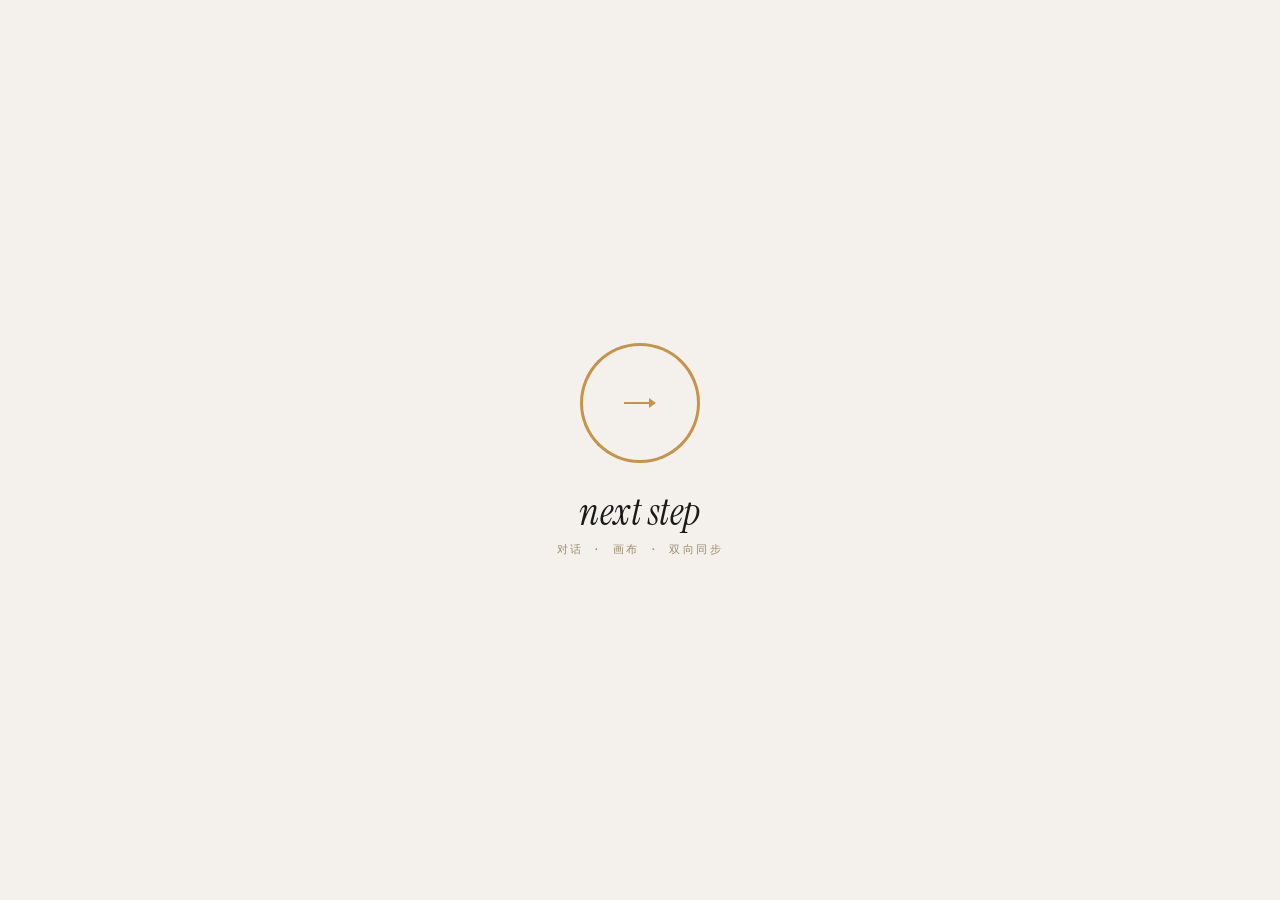
<file: logo.html>
<!DOCTYPE html>
<html lang="zh-CN">
<head>
<meta charset="UTF-8">
<meta name="viewport" content="width=device-width, initial-scale=1.0">
<title>Next Step · Logo</title>
<link rel="preconnect" href="https://fonts.googleapis.com">
<link rel="preconnect" href="https://fonts.gstatic.com" crossorigin>
<link href="https://fonts.googleapis.com/css2?family=Instrument+Serif:ital@1&family=JetBrains+Mono:wght@400;500&display=swap" rel="stylesheet">
<style>
  /* ===== 设计变量：琥珀 / 深黑 / 奶油底 ===== */
  :root{
    --amber:#c4944a;
    --amber-soft:rgba(196,148,74,.55);
    --ink:#1a1a1a;
    --cream:#f4f1ec;
  }
  *{margin:0;padding:0;box-sizing:border-box}
  html,body{height:100%}
  body{
    background:var(--cream);
    display:flex;
    align-items:center;
    justify-content:center;
    font-family:'Instrument Serif',serif;
    overflow:hidden;
  }

  .stage{text-align:center}

  /* ===== Logo 标记容器 ===== */
  .mark{
    position:relative;
    width:120px;
    height:120px;
    margin:0 auto 30px;
  }

  /* 半圆环 - 左：代表“对话”，从左侧滑入 */
  .ring.left{
    position:absolute;left:0;top:0;
    width:60px;height:120px;
    border:3px solid var(--amber);
    border-right:none;            /* 右边无竖线，拼合后无缝 */
    border-radius:60px 0 0 60px;
    box-sizing:border-box;
    opacity:0;
    transform:translateX(-30px);
    animation:slideInLeft .9s cubic-bezier(.22,.61,.36,1) .15s forwards;
  }
  /* 半圆环 - 右：代表“画布”，从右侧滑入 */
  .ring.right{
    position:absolute;right:0;top:0;
    width:60px;height:120px;
    border:3px solid var(--amber);
    border-left:none;            /* 左边无竖线，拼合后无缝 */
    border-radius:0 60px 60px 0;
    box-sizing:border-box;
    opacity:0;
    transform:translateX(30px);
    animation:slideInRight .9s cubic-bezier(.22,.61,.36,1) .15s forwards;
  }

  /* 圆环外圈呼吸光晕：用伪元素 box-shadow 做发光环 */
  .mark::after{
    content:"";
    position:absolute;
    inset:-12px;                 /* 略大于圆环，光晕向外扩散 */
    border-radius:50%;
    box-shadow:0 0 22px rgba(196,148,74,.16);
    opacity:0;
    animation:halo 3.8s ease-in-out 1.4s infinite;
    pointer-events:none;
  }

  /* 扫描线遮罩：圆形裁剪，让扫描线只出现在圆环内部 */
  .scanwrap{
    position:absolute;
    inset:3px;                   /* 紧贴描边内侧 */
    border-radius:50%;
    overflow:hidden;
    pointer-events:none;
  }
  /* 扫描线：横向高光线，自上而下扫过圆环，暗示“双向同步”的信号流 */
  .scanline{
    position:absolute;
    left:0;right:0;
    top:50%;
    height:1px;
    background:linear-gradient(90deg,transparent,var(--amber-soft),transparent);
    transform:translateY(-54px);
    opacity:0;
    animation:scan 3.8s ease-in-out 1.7s infinite;
  }

  /* ===== 中心箭头：代表“下一步” ===== */
  .arrow{
    position:absolute;
    top:50%;left:50%;
    transform:translate(-50%,-50%);
    display:flex;
    align-items:center;
    opacity:0;
    animation:fadeArrow .5s ease 1s forwards, nudge 3.8s ease-in-out 1.7s infinite;
  }
  .arrow-stem{
    display:block;
    width:26px;height:2px;
    background:var(--amber);
    transform-origin:left center;
    transform:scaleX(0);
    animation:drawStem .5s ease 1.05s forwards;
  }
  .arrow-head{
    display:block;
    width:0;height:0;
    border-left:7px solid var(--amber);
    border-top:5px solid transparent;
    border-bottom:5px solid transparent;
    margin-left:-1px;
  }

  /* ===== 文字 ===== */
  .wordmark{
    opacity:0;
    transform:translateY(10px);
    animation:fadeUp .8s ease 1.2s forwards;
  }
  .brand{
    display:block;
    font-style:italic;
    font-size:38px;
    line-height:1;
    color:var(--ink);
    letter-spacing:.5px;
  }
  .tagline{
    display:block;
    margin-top:11px;
    font-family:'JetBrains Mono',monospace;
    font-size:11px;
    font-weight:400;
    letter-spacing:.24em;
    text-transform:uppercase;
    color:#9a8a6a;
  }

  /* ===== 关键帧 ===== */
  /* 左右半圆滑入合拢 */
  @keyframes slideInLeft{to{opacity:1;transform:translateX(0)}}
  @keyframes slideInRight{to{opacity:1;transform:translateX(0)}}
  /* 箭头杆从左向右画出 */
  @keyframes drawStem{to{transform:scaleX(1)}}
  /* 箭头整体淡入 */
  @keyframes fadeArrow{to{opacity:1}}
  /* 文字上移渐显 */
  @keyframes fadeUp{to{opacity:1;transform:translateY(0)}}
  /* 外圈光晕呼吸 */
  @keyframes halo{
    0%,100%{opacity:.5;box-shadow:0 0 14px rgba(196,148,74,.12)}
    50%{opacity:1;box-shadow:0 0 30px rgba(196,148,74,.4)}
  }
  /* 箭头轻微右移脉冲，呼应“前进 / 下一步” */
  @keyframes nudge{
    0%,100%{transform:translate(-50%,-50%) translateX(0)}
    50%{transform:translate(-50%,-50%) translateX(2px)}
  }
  /* 扫描线自上而下扫过，到底淡出后复位 */
  @keyframes scan{
    0%{transform:translateY(-54px);opacity:0}
    8%{opacity:.85}
    42%{opacity:.85}
    50%{transform:translateY(54px);opacity:0}
    100%{transform:translateY(54px);opacity:0}
  }

  /* 无障碍：尊重系统的“减少动态”偏好，展示静态终态 */
  @media (prefers-reduced-motion:reduce){
    .ring.left,.ring.right,.arrow,.wordmark{opacity:1}
    .ring.left{transform:translateX(0)}
    .ring.right{transform:translateX(0)}
    .arrow-stem{transform:scaleX(1)}
    .arrow{transform:translate(-50%,-50%)}
    .wordmark{transform:translateY(0)}
    .scanline{transform:translateY(0);opacity:.4}
    .mark::after{opacity:.7}
    *{animation:none!important}
  }
</style>
</head>
<body>
  <div class="stage">
    <!-- 圆环由左右两半拼成：对话(左) + 画布(右)，合拢即双向同步 -->
    <div class="mark">
      <div class="ring left"></div>
      <div class="ring right"></div>
      <!-- 圆形遮罩内的扫描线 -->
      <div class="scanwrap"><div class="scanline"></div></div>
      <!-- 中心箭头：下一步 -->
      <div class="arrow">
        <span class="arrow-stem"></span>
        <span class="arrow-head"></span>
      </div>
    </div>
    <!-- 品牌字 -->
    <div class="wordmark">
      <span class="brand">next step</span>
      <span class="tagline">对话 · 画布 · 双向同步</span>
    </div>
  </div>
</body>
</html>
</file>
<file: nextstep.css>
:root {
  color-scheme: dark;
  --ink: #020507;
  --paper: rgba(245, 248, 247, 0.94);
  --muted: rgba(222, 232, 231, 0.48);
  --line: rgba(224, 239, 237, 0.16);
  --green: #4bc184;
  --cyan: #43c9d2;
  --blue: #5679ff;
  --mono: "Share Tech Mono", "JetBrains Mono", Consolas, monospace;
  --pixel: "Silkscreen", "Share Tech Mono", Consolas, monospace;
  --sans: "Noto Sans SC", system-ui, sans-serif;
}

* { box-sizing: border-box; }
html { min-width: 320px; background: var(--ink); scroll-behavior: auto; }
body {
  min-width: 320px;
  min-height: 100%;
  margin: 0;
  overflow-x: hidden;
  color: var(--paper);
  background: var(--ink);
  font-family: var(--sans);
  -webkit-font-smoothing: antialiased;
  text-rendering: geometricPrecision;
}

::selection { color: #03110c; background: rgba(81, 221, 151, 0.86); }
a { color: inherit; }

.signal-fallback,
.signal-field,
.signal-vignette,
.grain-texture {
  position: fixed;
  inset: 0;
  width: 100%;
  height: 100%;
  pointer-events: none;
}

.signal-fallback {
  z-index: 0;
  background: #020507 url("assets/projects/nextstep/signal-field.webp") 58% 50% / cover no-repeat;
  opacity: 0.82;
  filter: saturate(0.92) brightness(0.62) contrast(1.12);
}

.signal-field {
  z-index: 1;
  display: block;
  opacity: 0;
  mix-blend-mode: normal;
  transition: opacity 900ms ease;
}

body.has-signal-field .signal-field { opacity: 1; }
body.has-signal-field .signal-fallback { opacity: 0.14; filter: saturate(0.48) brightness(0.46); }

.signal-vignette {
  z-index: 2;
  background:
    linear-gradient(90deg, rgba(0, 2, 5, 0.96) 0%, rgba(0, 2, 5, 0.66) 27%, rgba(0, 2, 5, 0.17) 68%, rgba(0, 2, 5, 0.46) 100%),
    radial-gradient(circle at 69% 50%, transparent 0 24%, rgba(0, 2, 5, 0.22) 59%, rgba(0, 2, 5, 0.82) 100%);
}

.grain-texture {
  z-index: 3;
  opacity: 0.56;
  background: url("assets/projects/nextstep/grain-texture.webp") 0 0 / 768px 768px repeat;
  mix-blend-mode: screen;
}

.logo-route {
  position: fixed;
  z-index: 90;
  inset: 0;
  overflow: hidden;
  visibility: hidden;
  opacity: 0;
  pointer-events: none;
  background: #020507;
  isolation: isolate;
}
.logo-route__field,
.logo-route__grain,
.logo-route__scan {
  position: absolute;
  inset: 0;
  pointer-events: none;
}
.logo-route__field {
  z-index: 0;
  background: #020507 url("assets/projects/nextstep/signal-field.webp") 58% 50% / cover no-repeat;
  opacity: 0.76;
  filter: saturate(0.92) brightness(0.58) contrast(1.12);
}
.logo-route__grain {
  z-index: 1;
  background: url("assets/projects/nextstep/grain-texture.webp") 0 0 / 768px 768px repeat;
  opacity: 0.5;
  mix-blend-mode: screen;
}
.logo-route__scan {
  z-index: 2;
  left: -14%;
  right: auto;
  width: 18%;
  background: linear-gradient(90deg, transparent, rgba(120, 235, 218, 0.18), rgba(118, 139, 255, 0.08), transparent);
  opacity: 0;
  transform: translateX(-140%);
}
.logo-route__lockup {
  position: absolute;
  z-index: 3;
  left: 50%;
  top: 54%;
  width: min(88vw, 54rem);
  text-align: center;
  transform: translate(-50%, -50%);
  will-change: opacity, transform, clip-path;
}
.logo-route__mark {
  position: relative;
  display: flex;
  align-items: baseline;
  justify-content: center;
  color: rgba(245, 248, 247, 0.98);
  font: 400 clamp(2.9rem, 4.35vw, 5.3rem)/0.88 var(--pixel);
  letter-spacing: 0.075em;
  white-space: nowrap;
}
.logo-route__mark span,
.logo-route__mark strong,
.logo-route__mark b { font-weight: 400; }
.logo-route__mark strong { color: #2ea764; }
.logo-route__mark b { display: inline-block; margin-left: 0.1em; transform: translateY(0.08em); }
.logo-route__mark::after {
  position: absolute;
  inset: 0;
  display: grid;
  place-items: center;
  color: rgba(74, 214, 200, 0.62);
  content: attr(data-text);
  opacity: 0;
  pointer-events: none;
}
.logo-route__sub {
  margin: 2rem 0 0;
  color: rgba(231, 240, 238, 0.52);
  font: 0.72rem/1 var(--mono);
  letter-spacing: 0.66em;
  text-indent: 0.66em;
}
html[data-nextstep-entry] .logo-route,
body.is-entering-from-world .logo-route,
body.is-returning-to-world .logo-route { visibility: visible; opacity: 1; }
html[data-nextstep-entry] body > main,
html[data-nextstep-entry] body > .site-head,
html[data-nextstep-entry] body > .site-foot { opacity: 0; }

.site-head,
.site-foot {
  position: fixed;
  z-index: 30;
  left: clamp(1.4rem, 3.2vw, 4rem);
  right: clamp(1.4rem, 3.2vw, 4rem);
  display: flex;
  align-items: center;
  justify-content: space-between;
  color: rgba(238, 245, 243, 0.72);
  font: 0.72rem/1 var(--mono);
  letter-spacing: 0.16em;
}
.site-head { top: clamp(1.5rem, 3vw, 3.5rem); }
.site-foot { bottom: clamp(1.4rem, 2.6vw, 3rem); color: rgba(230, 240, 238, 0.36); }
.site-head p { margin: 0; }
.build-label { color: rgba(94, 226, 150, 0.78); }
.build-label span { color: rgba(244, 248, 247, 0.52); }

main { position: relative; z-index: 10; }
.hero,
.exit-stage {
  position: relative;
  min-height: 100svh;
  padding: clamp(6.5rem, 10vh, 9rem) clamp(1.5rem, 5vw, 6rem);
}

.hero { display: grid; place-items: center; }
.version {
  display: inline-flex;
  align-items: center;
  color: rgba(241, 247, 246, 0.72);
  text-decoration: none;
  font: 400 0.66rem/1 var(--pixel);
  letter-spacing: 0.08em;
  transition: color 180ms ease;
}
.version i {
  display: inline-block;
  width: 0.42rem;
  height: 0.42rem;
  margin-left: 0.55rem;
  background: var(--green);
  box-shadow: 0 0 1.4rem rgba(75, 193, 132, 0.62);
}
.version:hover { color: #fff; }

.brand-lockup {
  width: min(88vw, 54rem);
  margin-top: 8vh;
  text-align: center;
}
.brand-mark {
  position: relative;
  display: flex;
  align-items: baseline;
  justify-content: center;
  margin: 0;
  font: 400 clamp(2.9rem, 4.35vw, 5.3rem)/0.88 var(--pixel);
  letter-spacing: 0.075em;
  white-space: nowrap;
  text-shadow: 0 0 2.4rem rgba(132, 176, 255, 0.08);
}
.brand-mark span { font-weight: 400; }
.brand-mark strong { color: #2ea764; font-weight: 400; }
.brand-mark b {
  display: inline-block;
  margin-left: 0.1em;
  font-weight: 400;
  transform: translateY(0.08em);
}
.brand-mark::before,
.brand-mark::after {
  position: absolute;
  inset: 0;
  display: grid;
  place-items: center;
  overflow: hidden;
  content: attr(data-text);
  pointer-events: none;
  opacity: 0;
}
.brand-mark::before { color: rgba(38, 224, 205, 0.78); }
.brand-mark::after { color: rgba(123, 83, 255, 0.72); }
.motion-ready .brand-mark::before { animation: brand-glitch-a 7.2s steps(1, end) infinite; }
.motion-ready .brand-mark::after { animation: brand-glitch-b 7.2s steps(1, end) 70ms infinite; }

@keyframes brand-glitch-a {
  0%, 7%, 10%, 100% { opacity: 0; transform: translateX(0); clip-path: inset(0); }
  7.2% { opacity: 0.62; transform: translateX(-4px); clip-path: inset(8% 0 66%); }
  7.7% { opacity: 0.34; transform: translateX(3px); clip-path: inset(56% 0 19%); }
  8.2% { opacity: 0.55; transform: translateX(-2px); clip-path: inset(32% 0 44%); }
}
@keyframes brand-glitch-b {
  0%, 7.3%, 10.4%, 100% { opacity: 0; transform: translateX(0); clip-path: inset(0); }
  7.5% { opacity: 0.48; transform: translateX(4px); clip-path: inset(65% 0 10%); }
  8% { opacity: 0.32; transform: translateX(-3px); clip-path: inset(18% 0 59%); }
  8.6% { opacity: 0.5; transform: translateX(2px); clip-path: inset(44% 0 34%); }
}
.brand-sub {
  margin: 2rem 0 0;
  color: rgba(231, 240, 238, 0.52);
  font: 0.72rem/1 var(--mono);
  letter-spacing: 0.66em;
  text-indent: 0.66em;
}
.scroll-cue {
  position: absolute;
  left: 50%;
  bottom: clamp(4.6rem, 8vh, 7rem);
  display: flex;
  align-items: center;
  gap: 0.75rem;
  margin: 0;
  color: rgba(231, 240, 238, 0.34);
  font: 0.62rem/1 var(--mono);
  letter-spacing: 0.2em;
  transform: translateX(-50%);
}
.scroll-cue span { width: 2.6rem; height: 1px; background: currentColor; transform-origin: left; }

.corridor {
  position: relative;
  min-height: 540svh;
}
.corridor-stage {
  position: sticky;
  top: 0;
  min-height: 100svh;
  overflow: hidden;
}
.corridor-copy {
  position: absolute;
  z-index: 8;
  left: clamp(1.5rem, 6vw, 8rem);
  top: 50%;
  width: min(30rem, 38vw);
  pointer-events: none;
  transform: translateY(-50%);
}
.corridor-copy p {
  margin: 0 0 1.4rem;
  color: rgba(231, 240, 238, 0.42);
  font: 0.68rem/1 var(--mono);
  letter-spacing: 0.2em;
}
.corridor-copy h2 {
  margin: 0;
  color: rgba(242, 247, 246, 0.94);
  font-size: clamp(2.2rem, 4.7vw, 6.2rem);
  font-weight: 500;
  line-height: 0.98;
  letter-spacing: -0.055em;
  text-wrap: balance;
  text-shadow: 0 0 3rem rgba(2, 5, 8, 0.95);
}
.corridor-camera,
.corridor-track {
  position: absolute;
  inset: 0;
  transform-style: preserve-3d;
}
.corridor-camera {
  perspective: 1080px;
  perspective-origin: 53% 50%;
}
.corridor-card {
  position: absolute;
  left: 50%;
  top: 50%;
  width: min(52vw, 820px);
  aspect-ratio: 16 / 10;
  margin: 0;
  overflow: hidden;
  opacity: 0;
  border: 1px solid rgba(232, 242, 239, 0.22);
  background: #05080a;
  box-shadow: 0 2.4rem 7rem rgba(0, 0, 0, 0.48);
  backface-visibility: hidden;
  transform-style: preserve-3d;
  will-change: transform, opacity;
}
.corridor-card::after {
  position: absolute;
  inset: 0;
  content: "";
  pointer-events: none;
  background: linear-gradient(135deg, rgba(67, 215, 187, 0.08), transparent 38%, rgba(91, 76, 255, 0.08));
  mix-blend-mode: color;
}
.corridor-card img {
  display: block;
  width: 100%;
  height: 100%;
  object-fit: cover;
  filter: saturate(0.78) brightness(0.86) contrast(1.06);
}
.corridor-card figcaption {
  position: absolute;
  z-index: 2;
  left: 0;
  right: 0;
  bottom: 0;
  display: flex;
  gap: 1rem;
  align-items: center;
  min-height: 2.6rem;
  padding: 0 1rem;
  color: rgba(243, 247, 246, 0.78);
  background: linear-gradient(180deg, transparent, rgba(2, 5, 8, 0.9));
  font: 0.62rem/1 var(--mono);
  letter-spacing: 0.16em;
}
.corridor-card figcaption span { color: rgba(74, 207, 139, 0.82); }

body:not(.motion-ready) .corridor,
body.is-reduced-motion .corridor {
  min-height: auto;
  padding: 8rem 1.5rem;
}
body:not(.motion-ready) .corridor-stage,
body.is-reduced-motion .corridor-stage { position: relative; min-height: auto; overflow: visible; }
body:not(.motion-ready) .corridor-copy,
body.is-reduced-motion .corridor-copy { position: relative; left: auto; top: auto; width: min(100%, 46rem); margin: 0 auto 3rem; transform: none; }
body:not(.motion-ready) .corridor-camera,
body:not(.motion-ready) .corridor-track,
body.is-reduced-motion .corridor-camera,
body.is-reduced-motion .corridor-track { position: relative; inset: auto; transform: none !important; }
body:not(.motion-ready) .corridor-track,
body.is-reduced-motion .corridor-track { display: grid; width: min(100%, 76rem); margin: 0 auto; gap: 1rem; grid-template-columns: repeat(2, minmax(0, 1fr)); }
body:not(.motion-ready) .corridor-card,
body.is-reduced-motion .corridor-card { position: relative; left: auto; top: auto; width: 100%; opacity: 1; transform: none !important; }

.story { position: relative; min-height: 280svh; }
.story-stage {
  position: sticky;
  top: 0;
  display: grid;
  place-items: center;
  min-height: 100svh;
  padding: clamp(6rem, 10vh, 9rem) clamp(1.5rem, 6vw, 8rem);
  overflow: hidden;
}
.stage-index,
.stage-note,
.exit-index,
.development-note {
  position: absolute;
  margin: 0;
  color: rgba(229, 240, 237, 0.45);
  font: 0.68rem/1 var(--mono);
  letter-spacing: 0.2em;
}
.stage-index { top: 16vh; left: clamp(1.5rem, 6vw, 8rem); }
.stage-note { right: clamp(1.5rem, 6vw, 8rem); bottom: 13vh; }

.story-stage h2 {
  position: relative;
  z-index: 4;
  width: min(92vw, 66rem);
  margin: 0;
  font-size: clamp(2.2rem, 5.3vw, 6.6rem);
  font-weight: 500;
  line-height: 1.16;
  letter-spacing: -0.045em;
  text-align: center;
  text-wrap: balance;
  text-shadow: 0 0 4rem rgba(4, 7, 11, 0.9);
}

.fragment-field { position: absolute; inset: 0; z-index: 2; pointer-events: none; }
.fragment,
.core-node {
  position: absolute;
  display: grid;
  place-items: center;
  min-width: 7rem;
  min-height: 2.8rem;
  padding: 0.72rem 1rem;
  border: 1px solid rgba(226, 241, 237, 0.2);
  color: rgba(237, 246, 243, 0.64);
  background: rgba(2, 7, 9, 0.34);
  backdrop-filter: blur(10px);
  font: 0.67rem/1 var(--mono);
  letter-spacing: 0.19em;
}
.fragment::before,
.core-node::before {
  position: absolute;
  left: -1px;
  top: -1px;
  width: 0.5rem;
  height: 0.5rem;
  border-left: 1px solid var(--green);
  border-top: 1px solid var(--green);
  content: "";
}
.fragment-task { left: 10%; top: 27%; }
.fragment-file { right: 10%; top: 24%; }
.fragment-decision { left: 13%; top: 74%; }
.fragment-question { right: 12%; top: 72%; }
.core-node {
  left: 50%;
  top: 50%;
  min-width: 10rem;
  color: #06100c;
  border-color: rgba(87, 229, 158, 0.7);
  background: rgba(87, 229, 158, 0.92);
  box-shadow: 0 0 3rem rgba(55, 222, 149, 0.22);
  transform: translate(-50%, -50%);
}
.core-node i {
  position: absolute;
  right: 0.65rem;
  width: 0.38rem;
  height: 0.38rem;
  background: #062316;
}

.exit-stage {
  display: flex;
  flex-direction: column;
  align-items: center;
  justify-content: center;
  gap: 1.65rem;
  text-align: center;
}
.exit-index { top: 17vh; left: clamp(1.5rem, 6vw, 8rem); }
.build-state {
  display: flex;
  flex-wrap: wrap;
  justify-content: center;
  gap: 0.85rem 2rem;
  color: rgba(229, 240, 237, 0.48);
  font: 0.7rem/1 var(--mono);
  letter-spacing: 0.18em;
}
.build-state span + span::before { margin-right: 2rem; color: rgba(83, 220, 150, 0.72); content: "/"; }
.build-summary {
  max-width: 44rem;
  margin: 0;
  color: rgba(239, 246, 244, 0.9);
  font-size: clamp(1.2rem, 2.3vw, 2rem);
  font-weight: 500;
  line-height: 1.45;
  letter-spacing: -0.025em;
  text-wrap: balance;
}
.build-progress {
  display: grid;
  width: min(100%, 58rem);
  border-top: 1px solid var(--line);
  text-align: left;
}
.build-progress p {
  display: grid;
  grid-template-columns: 8.5rem minmax(0, 1fr);
  gap: 1rem;
  margin: 0;
  padding: 0.9rem 0;
  border-bottom: 1px solid var(--line);
}
.build-progress b { color: rgba(77, 211, 142, 0.86); font: 0.66rem/1.5 var(--mono); letter-spacing: 0.13em; }
.build-progress span { color: rgba(225, 235, 232, 0.56); font-size: 0.86rem; line-height: 1.55; }
.demo-link {
  display: inline-flex;
  align-items: center;
  gap: 1.5rem;
  min-height: 4.4rem;
  padding: 0 1.8rem;
  border: 1px solid rgba(231, 243, 239, 0.34);
  color: rgba(244, 248, 247, 0.92);
  background: rgba(2, 7, 9, 0.22);
  text-decoration: none;
  font: clamp(0.82rem, 1.3vw, 1rem)/1 var(--mono);
  letter-spacing: 0.16em;
  backdrop-filter: blur(12px);
  transition: color 240ms ease, border-color 240ms ease, background 240ms ease, transform 240ms ease;
}
.demo-link span { color: var(--green); font-size: 1.25rem; transition: transform 240ms ease; }
.demo-link:hover { color: #07120d; border-color: rgba(92, 229, 157, 0.9); background: rgba(92, 229, 157, 0.9); transform: translateY(-0.2rem); }
.demo-link:hover span { color: #07120d; transform: translate(0.18rem, -0.18rem); }
.development-note { position: static; }

.route-shutter { position: fixed; inset: 0; z-index: 80; pointer-events: none; visibility: hidden; }
.route-shutter i {
  position: absolute;
  left: -8%;
  width: 116%;
  height: 35%;
  background: #020507;
  border-top: 1px solid rgba(83, 218, 149, 0.22);
  transform: translateX(-110%) skewX(-8deg);
}
.route-shutter i:nth-child(1) { top: -1%; }
.route-shutter i:nth-child(2) { top: 33%; }
.route-shutter i:nth-child(3) { top: 67%; }
body.is-leaving:not(.is-returning-to-world) .route-shutter { visibility: visible; }
body.is-leaving:not(.is-returning-to-world) .route-shutter i { animation: shutter-in 620ms cubic-bezier(0.62, 0, 0.82, 0.28) both; }
body.is-leaving .route-shutter i:nth-child(2) { animation-delay: 55ms; }
body.is-leaving .route-shutter i:nth-child(3) { animation-delay: 110ms; }
@keyframes shutter-in { to { transform: translateX(0) skewX(-8deg); } }

.version:focus-visible,
.demo-link:focus-visible {
  outline: 2px solid rgba(94, 229, 160, 0.95);
  outline-offset: 5px;
}

.corner-readout,
.corner-plus {
  display: flex;
  align-items: center;
  gap: 0.75rem;
  min-height: 1.25rem;
}
.corner-readout i {
  position: relative;
  display: block;
  width: 0.82rem;
  height: 0.82rem;
  border-top: 2px solid rgba(53, 197, 111, 0.78);
  border-left: 2px solid rgba(53, 197, 111, 0.78);
}
.corner-readout b { color: rgba(53, 197, 111, 0.7); font-size: 0.68rem; font-weight: 400; transform: translate(-0.82rem, 0.72rem); }
.corner-readout span { margin-left: -0.5rem; color: rgba(214, 220, 235, 0.4); font: 0.9rem/1 var(--pixel); letter-spacing: 0.25em; }
.corner-plus { gap: 1rem; color: rgba(224, 229, 240, 0.5); font: 0.92rem/1 var(--pixel); }
.corner-plus span:first-child { color: rgba(54, 189, 111, 0.64); }
.noscript {
  position: fixed;
  z-index: 100;
  left: 1rem;
  right: 1rem;
  bottom: 1rem;
  margin: 0;
  padding: 0.8rem;
  background: #101616;
  font-size: 0.8rem;
  text-align: center;
}

@media (max-width: 920px), (pointer: coarse) {
  .signal-fallback,
  .logo-route__field {
    background-image: url("assets/projects/nextstep/signal-field-mobile-hq.webp");
  }

  body.is-save-data .signal-fallback,
  body.is-save-data .logo-route__field {
    background-image: url("assets/projects/nextstep/signal-field-mobile.webp");
  }

  .grain-texture,
  .logo-route__grain {
    background-image: url("assets/projects/nextstep/grain-texture-mobile.webp");
    background-size: 384px 384px;
  }
}
@media (max-width: 920px) and (orientation: portrait) {
  .signal-fallback,
  .logo-route__field {
    background-image: url("assets/projects/nextstep/signal-field-mobile-portrait.webp");
    background-position: 50% 50%;
  }

  body.is-save-data .signal-fallback,
  body.is-save-data .logo-route__field {
    background-image: url("assets/projects/nextstep/signal-field-mobile.webp");
  }
}
@media (max-width: 760px) {
  .site-head { align-items: flex-start; }
  .build-label { max-width: none; font-size: 0.58rem; letter-spacing: 0.1em; line-height: 1.2; text-align: right; white-space: nowrap; }
  .site-foot p:last-child { display: none; }
  .brand-lockup { margin-top: 6vh; }
  .brand-mark { font-size: clamp(2.35rem, 11.2vw, 4.6rem); letter-spacing: 0.025em; }
  .brand-sub { margin-top: 1.6rem; font-size: 0.68rem; letter-spacing: 0.46em; text-indent: 0.46em; }
  .corridor { min-height: 470svh; }
  .corridor-copy { top: 8.5rem; width: calc(100vw - 3rem); transform: none; }
  .corridor-copy h2 { font-size: clamp(2.2rem, 11vw, 4rem); }
  .corridor-card { width: min(84vw, 39rem); }
  .scroll-cue { bottom: 5.4rem; }
  .story-stage h2 { width: min(88vw, 33rem); font-size: clamp(2rem, 10vw, 4.2rem); line-height: 1.22; }
  .story-stage h2 br { display: none; }
  .stage-index { top: 8.5rem; }
  .stage-note { right: auto; left: 1.5rem; bottom: 6rem; }
  .fragment { min-width: 5.6rem; min-height: 2.4rem; padding: 0.62rem 0.75rem; font-size: 0.58rem; }
  .fragment-task { left: 5%; top: 27%; }
  .fragment-file { right: 4%; top: 26%; }
  .fragment-decision { left: 6%; top: 73%; }
  .fragment-question { right: 4%; top: 72%; }
  .core-node { min-width: 8.4rem; font-size: 0.62rem; }
  .exit-index { top: 8.5rem; }
  .build-state { max-width: 17rem; line-height: 1.8; }
  .build-state span + span::before { display: none; }
  .build-progress p { grid-template-columns: 1fr; gap: 0.42rem; }
  .build-summary { max-width: 30rem; font-size: clamp(1.15rem, 6.2vw, 1.65rem); }
  .demo-link { min-height: 4rem; padding: 0 1.35rem; }
  .logo-route__lockup { top: 53%; width: min(82vw, 54rem); }
  .logo-route__mark { font-size: clamp(2.35rem, 11.2vw, 4.6rem); letter-spacing: 0.025em; }
  .logo-route__sub { margin-top: 1.6rem; font-size: 0.68rem; letter-spacing: 0.46em; text-indent: 0.46em; }
  body:not(.motion-ready) .corridor-track,
  body.is-reduced-motion .corridor-track { grid-template-columns: 1fr; }
}

@media (prefers-reduced-motion: reduce) {
  html { scroll-behavior: auto; }
  *, *::before, *::after { animation-duration: 1ms !important; animation-delay: 0ms !important; transition-duration: 1ms !important; }
  .story { min-height: 110svh; }
  .story-stage { position: relative; }
  .scroll-cue { display: none; }
  .brand-mark::before,
  .brand-mark::after { animation: none !important; }
}

body.is-reduced-motion .story { min-height: 110svh; }
body.is-reduced-motion .story-stage { position: relative; }
body.is-reduced-motion .scroll-cue { display: none; }
</file>
